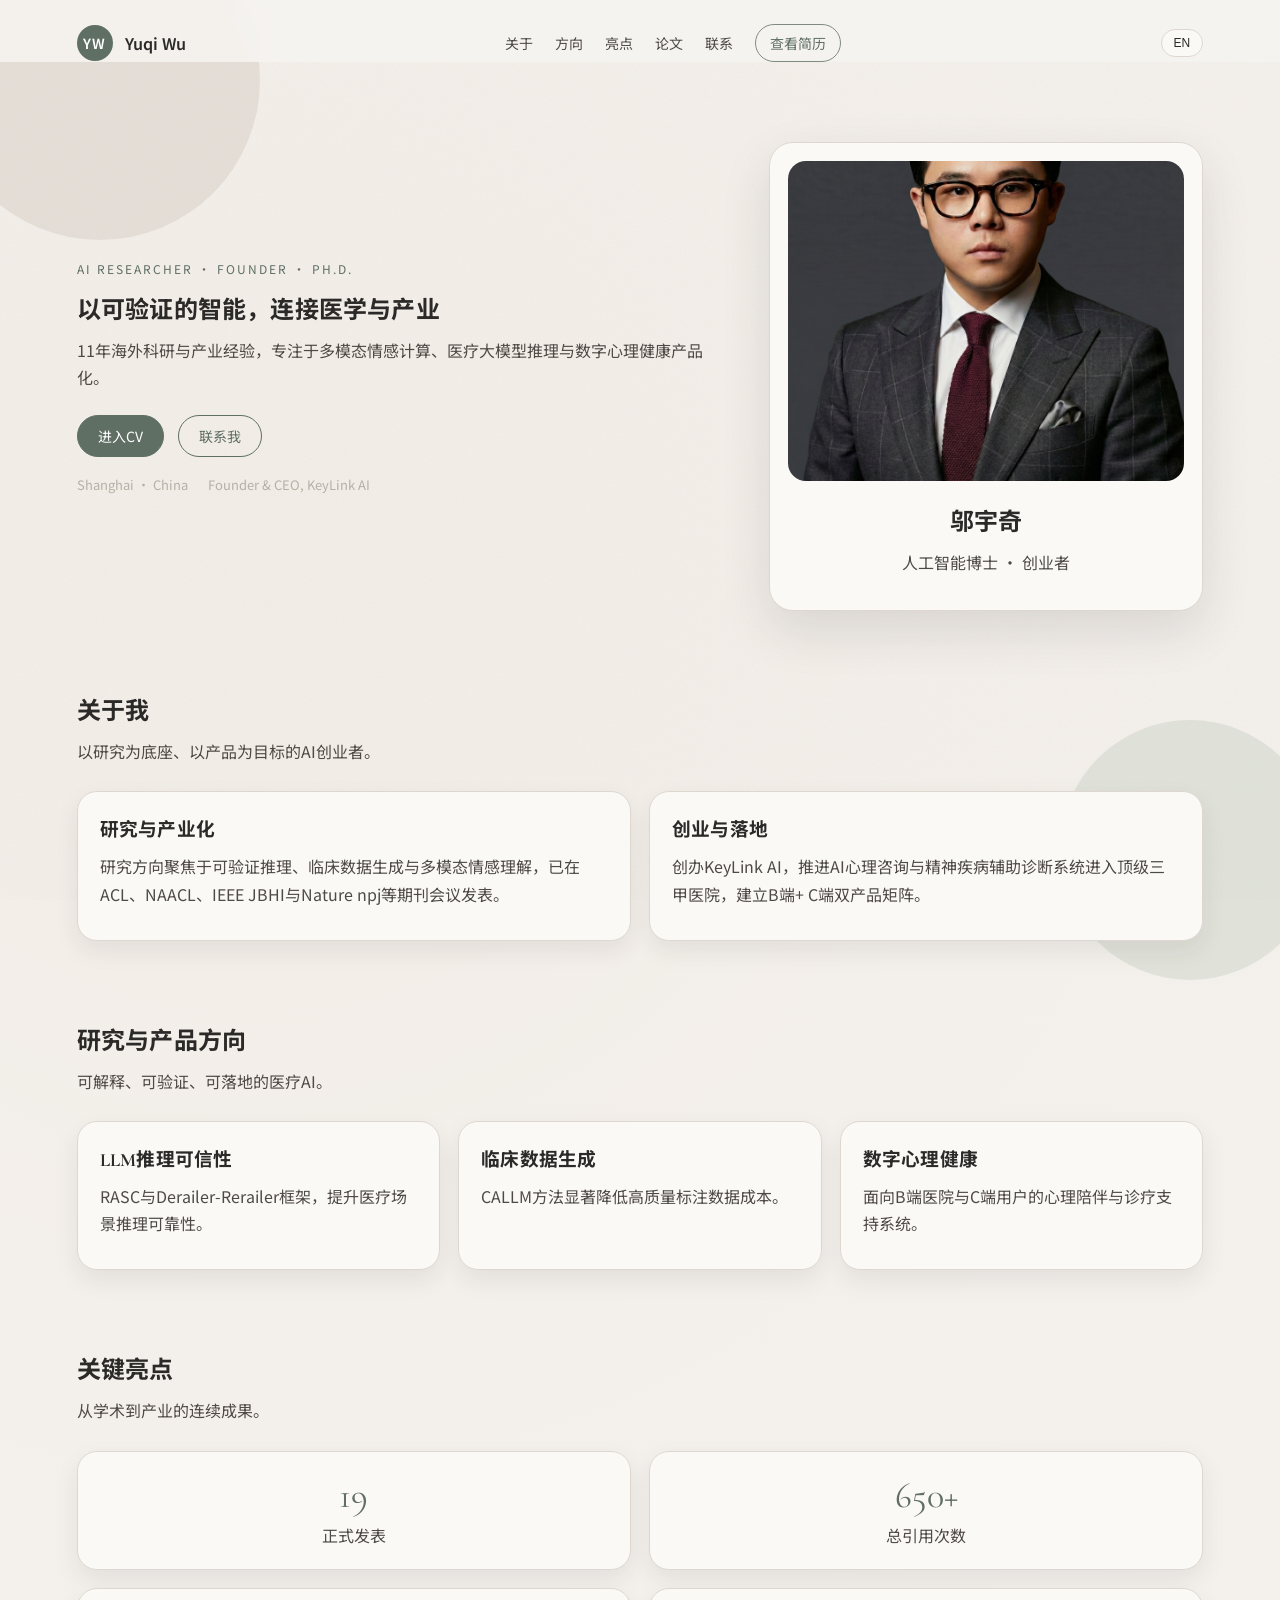
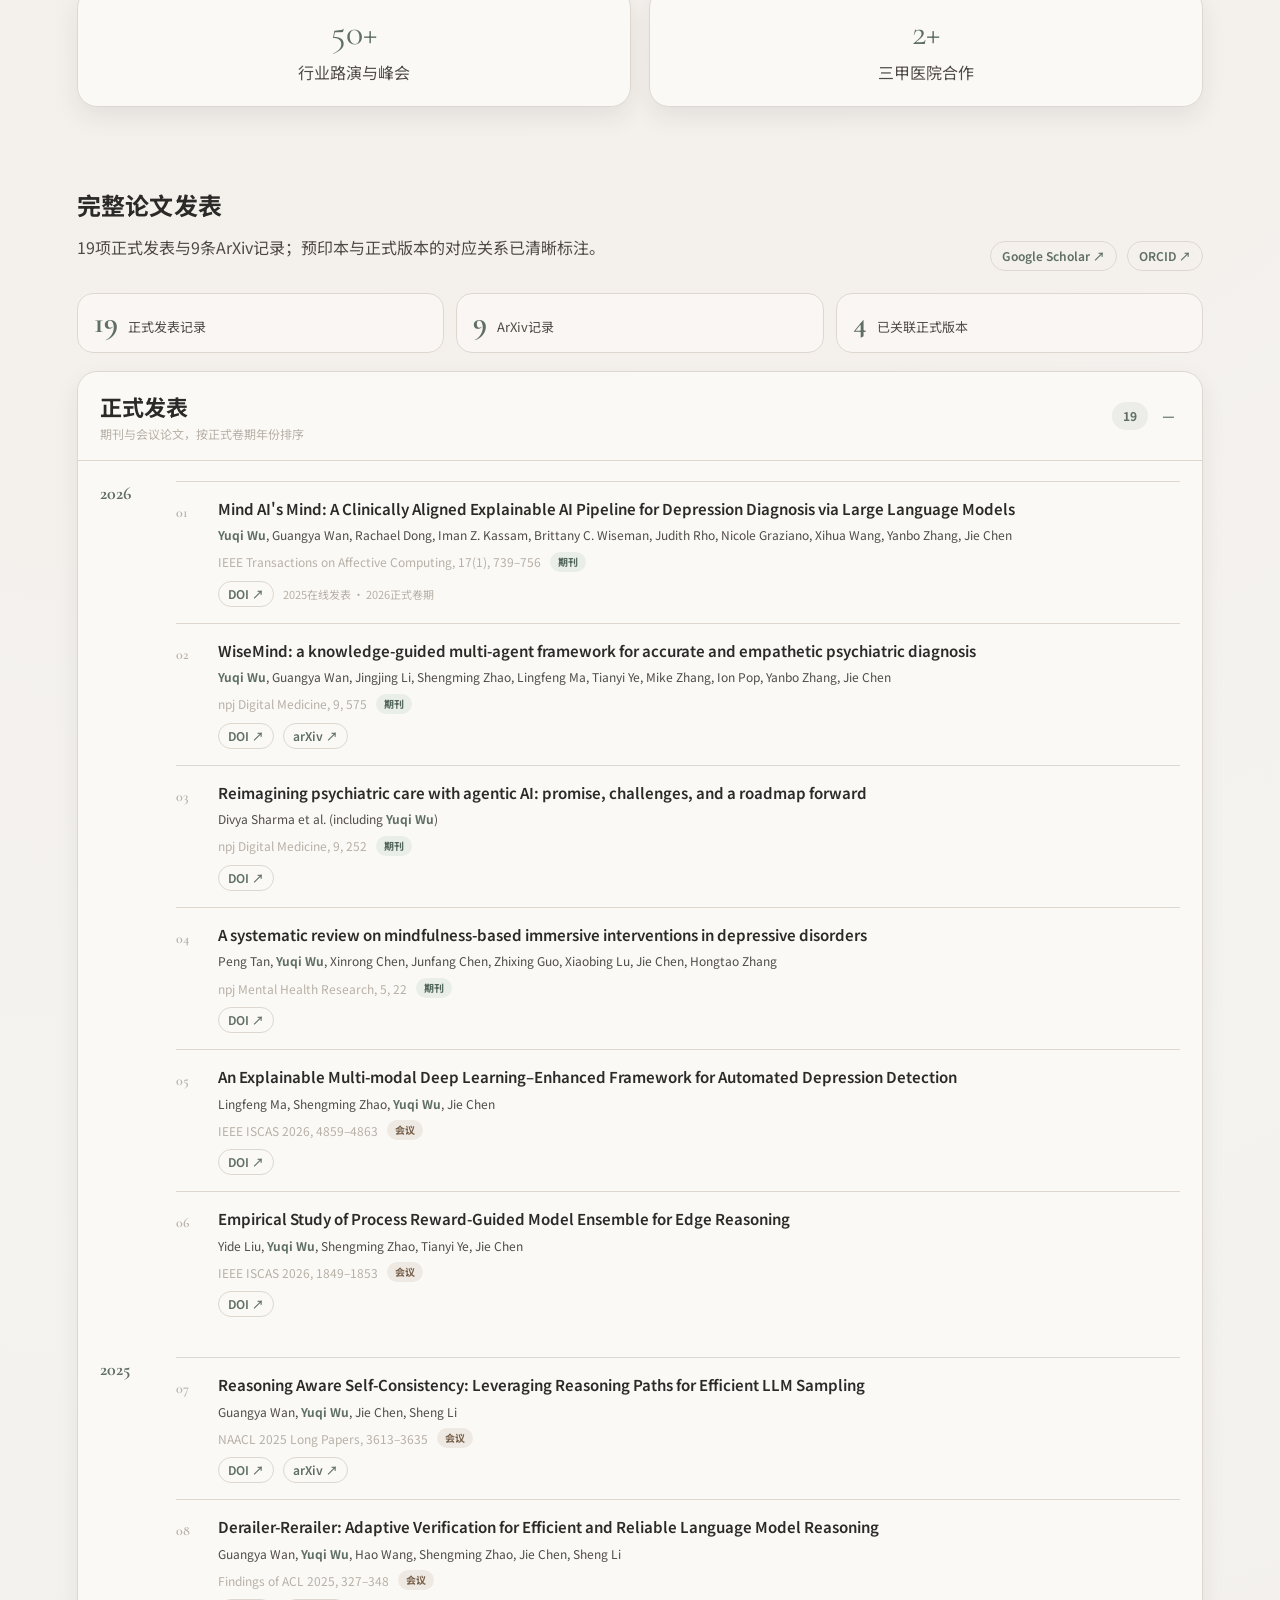
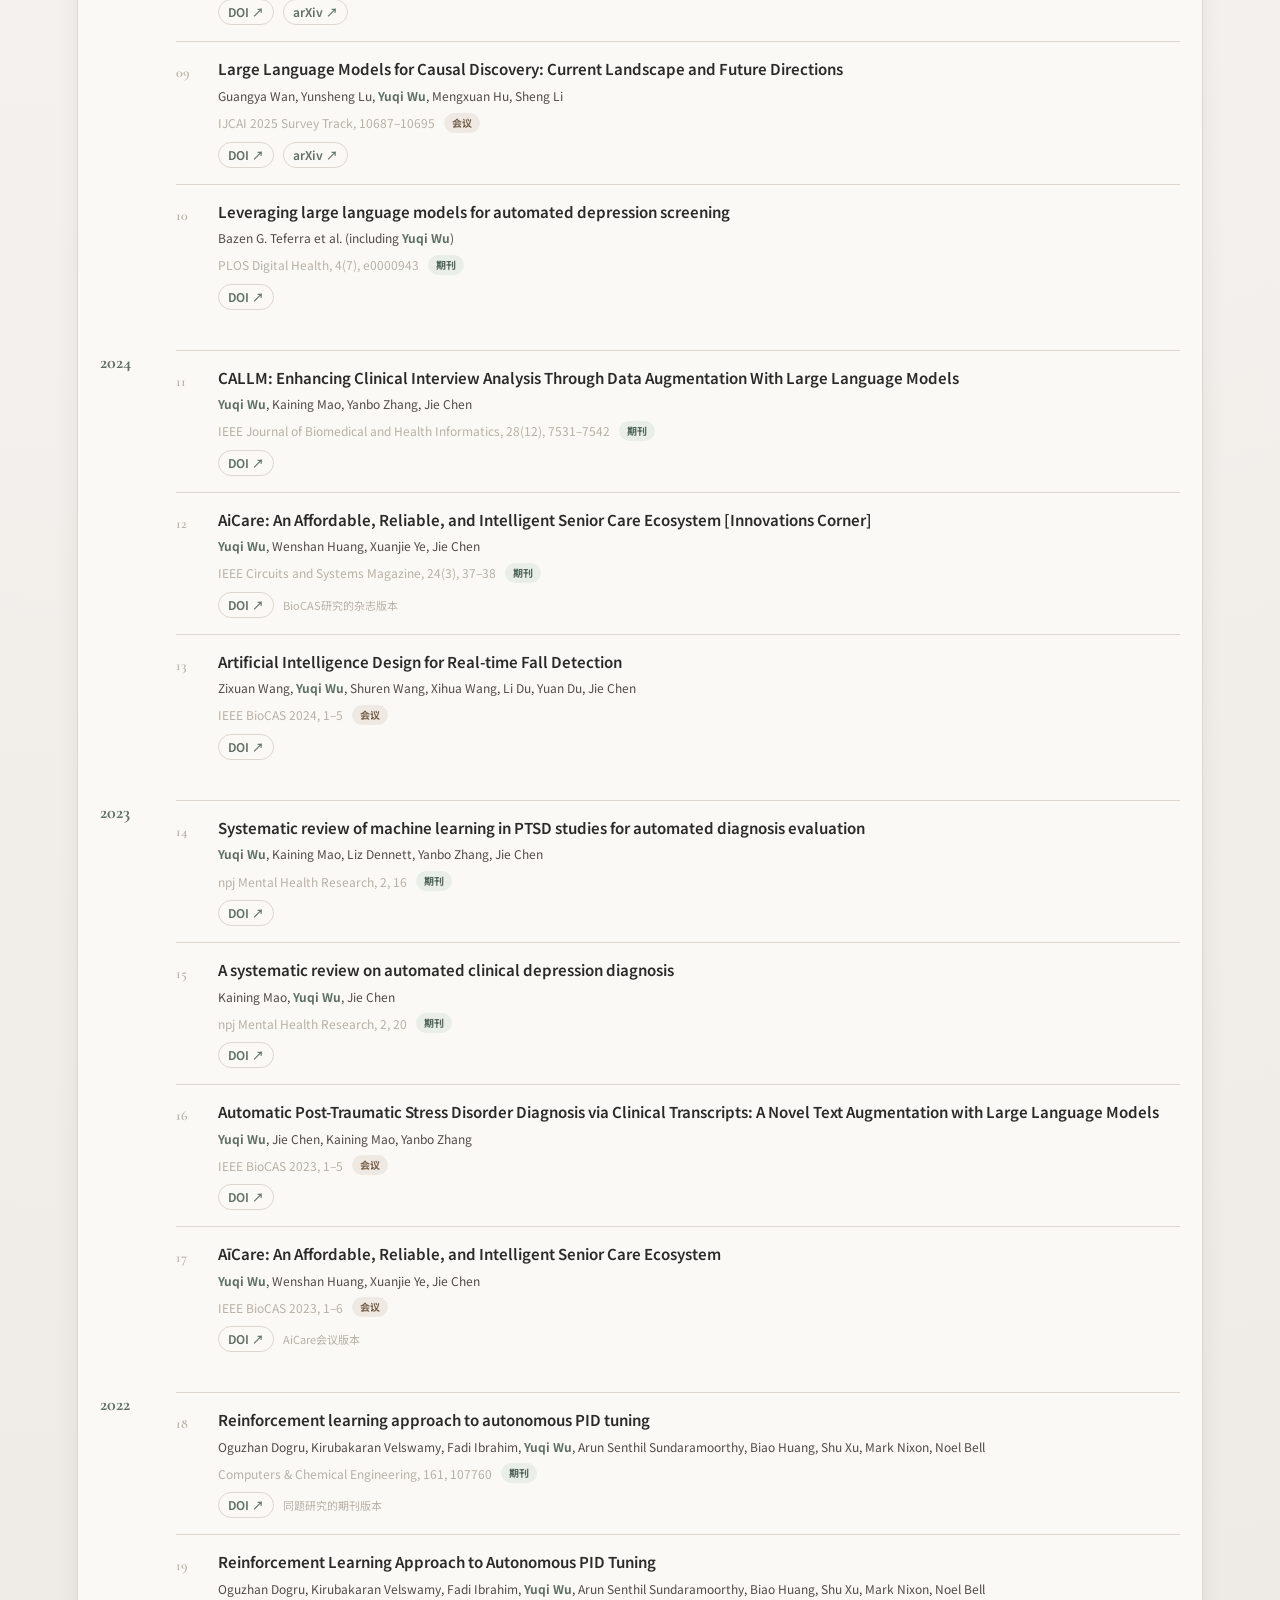
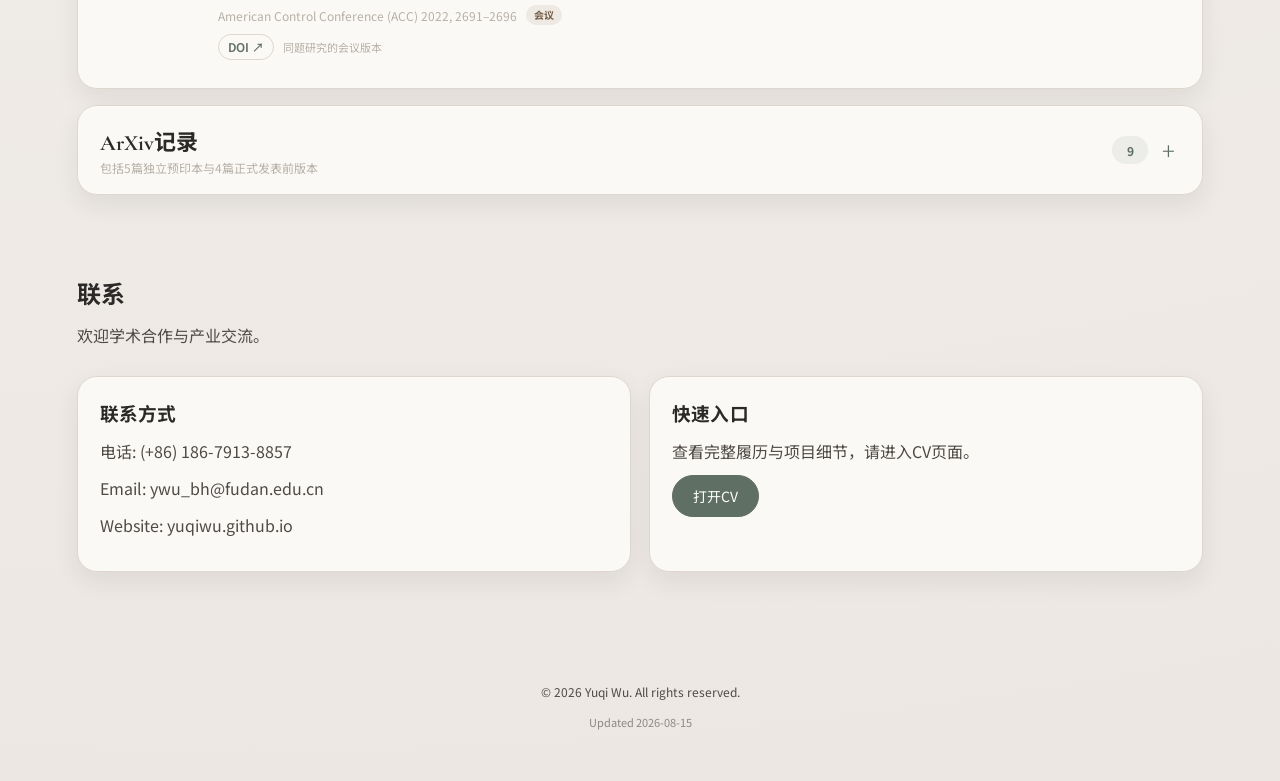
<file: index.html>
﻿<!DOCTYPE html>
<html lang="zh-CN" data-lang="zh">
<head>
  <meta charset="UTF-8" />
  <meta name="viewport" content="width=device-width, initial-scale=1.0" />
  <meta name="description" content="Yuqi Wu | AI researcher, founder, and author working on trustworthy LLM reasoning and digital mental health." />
  <title>Yuqi Wu | Personal Website</title>
  <link rel="stylesheet" href="styles.css?v=20260815" />
  <link rel="preconnect" href="https://fonts.googleapis.com" />
  <link rel="preconnect" href="https://fonts.gstatic.com" crossorigin />
  <link href="https://fonts.googleapis.com/css2?family=Cormorant+Garamond:wght@400;500;600;700&amp;family=Noto+Sans+SC:wght@300;400;500;600;700&amp;display=swap" rel="stylesheet" />
</head>
<body>
  <div class="bg-orb orb-1" aria-hidden="true"></div>
  <div class="bg-orb orb-2" aria-hidden="true"></div>
  <div class="noise" aria-hidden="true"></div>

  <header class="site-header">
    <div class="brand">
      <span class="brand-mark">YW</span>
      <span class="brand-name">Yuqi Wu</span>
    </div>
    <nav class="nav">
      <a href="#about" data-i18n="nav_about">关于</a>
      <a href="#focus" data-i18n="nav_focus">方向</a>
      <a href="#highlights" data-i18n="nav_highlights">亮点</a>
      <a href="#publications" data-i18n="nav_publications">论文</a>
      <a href="#contact" data-i18n="nav_contact">联系</a>
      <a class="cta" href="YWU_CV.html" target="_blank" rel="noopener" data-i18n="nav_cv">查看简历</a>
    </nav>
    <button class="lang-toggle" id="langToggle" type="button" aria-label="Toggle language">EN</button>
  </header>

  <main>
    <section class="hero">
      <div class="hero-text">
        <p class="eyebrow" data-i18n="hero_eyebrow">AI Researcher · Founder · Ph.D.</p>
        <h1 data-i18n="hero_title">以可验证的智能，连接医学与产业</h1>
        <p class="hero-subtitle" data-i18n="hero_subtitle">
          11年海外科研与产业经验，专注于多模态情感计算、医疗大模型推理与数字心理健康产品化。
        </p>
        <div class="hero-actions">
          <a class="primary" href="YWU_CV.html" target="_blank" rel="noopener" data-i18n="hero_cv">进入CV</a>
          <a class="ghost" href="#contact" data-i18n="hero_contact">联系我</a>
        </div>
        <div class="hero-meta">
          <span data-i18n="hero_location">Shanghai · China</span>
          <span data-i18n="hero_role">Founder &amp; CEO, KeyLink AI</span>
        </div>
      </div>
      <div class="hero-card">
        <img src="images/ywu.png" alt="Yuqi Wu" />
        <div class="hero-card-info">
          <h2 data-i18n="card_name">邬宇奇</h2>
          <p data-i18n="card_title">人工智能博士 · 创业者</p>
        </div>
      </div>
    </section>

    <section id="about" class="section">
      <div class="section-header">
        <h2 data-i18n="about_title">关于我</h2>
        <p data-i18n="about_desc">以研究为底座、以产品为目标的AI创业者。</p>
      </div>
      <div class="grid two">
        <div class="panel">
          <h3 data-i18n="about_block_1_title">研究与产业化</h3>
          <p data-i18n="about_block_1_body">
            研究方向聚焦于可验证推理、临床数据生成与多模态情感理解，已在ACL、NAACL、IEEE JBHI与Nature npj等期刊会议发表。
          </p>
        </div>
        <div class="panel">
          <h3 data-i18n="about_block_2_title">创业与落地</h3>
          <p data-i18n="about_block_2_body">
            创办KeyLink AI，推进AI心理咨询与精神疾病辅助诊断系统进入顶级三甲医院，建立B端+ C端双产品矩阵。
          </p>
        </div>
      </div>
    </section>

    <section id="focus" class="section">
      <div class="section-header">
        <h2 data-i18n="focus_title">研究与产品方向</h2>
        <p data-i18n="focus_desc">可解释、可验证、可落地的医疗AI。</p>
      </div>
      <div class="grid three">
        <div class="panel">
          <h3 data-i18n="focus_1_title">LLM推理可信性</h3>
          <p data-i18n="focus_1_body">RASC与Derailer-Rerailer框架，提升医疗场景推理可靠性。</p>
        </div>
        <div class="panel">
          <h3 data-i18n="focus_2_title">临床数据生成</h3>
          <p data-i18n="focus_2_body">CALLM方法显著降低高质量标注数据成本。</p>
        </div>
        <div class="panel">
          <h3 data-i18n="focus_3_title">数字心理健康</h3>
          <p data-i18n="focus_3_body">面向B端医院与C端用户的心理陪伴与诊疗支持系统。</p>
        </div>
      </div>
    </section>

    <section id="highlights" class="section">
      <div class="section-header">
        <h2 data-i18n="highlights_title">关键亮点</h2>
        <p data-i18n="highlights_desc">从学术到产业的连续成果。</p>
      </div>
      <div class="grid two">
        <div class="panel stat">
          <div class="stat-number">19</div>
          <div class="stat-label" data-i18n="stat_1">正式发表</div>
        </div>
        <div class="panel stat">
          <div class="stat-number">650+</div>
          <div class="stat-label" data-i18n="stat_2">总引用次数</div>
        </div>
        <div class="panel stat">
          <div class="stat-number">50+</div>
          <div class="stat-label" data-i18n="stat_3">行业路演与峰会</div>
        </div>
        <div class="panel stat">
          <div class="stat-number">2+</div>
          <div class="stat-label" data-i18n="stat_4">三甲医院合作</div>
        </div>
      </div>
    </section>

    <section id="publications" class="section">
      <div class="publication-header">
        <div class="section-header">
          <h2 data-i18n="pub_title">完整论文发表</h2>
          <p data-i18n="pub_desc">19项正式发表与9条ArXiv记录；预印本与正式版本的对应关系已清晰标注。</p>
        </div>
        <div class="publication-profiles" aria-label="Academic profiles">
          <a href="https://scholar.google.com/citations?user=nJSu8HcAAAAJ" target="_blank" rel="noopener" data-i18n="pub_scholar">Google Scholar ↗</a>
          <a href="https://orcid.org/0000-0002-6527-2221" target="_blank" rel="noopener">ORCID ↗</a>
        </div>
      </div>

      <div class="publication-overview" aria-label="Publication summary">
        <div class="publication-stat">
          <strong>19</strong>
          <span data-i18n="pub_stat_formal">正式发表记录</span>
        </div>
        <div class="publication-stat">
          <strong>9</strong>
          <span data-i18n="pub_stat_arxiv">ArXiv记录</span>
        </div>
        <div class="publication-stat">
          <strong>4</strong>
          <span data-i18n="pub_stat_linked">已关联正式版本</span>
        </div>
      </div>

      <div class="publication-groups">
        <details class="panel publication-group" open>
          <summary>
            <span class="publication-summary-copy">
              <span class="publication-summary-title" data-i18n="pub_formal_title">正式发表</span>
              <span class="publication-summary-desc" data-i18n="pub_formal_desc">期刊与会议论文，按正式卷期年份排序</span>
            </span>
            <span class="publication-count">19</span>
          </summary>

          <div class="publication-list publication-list-formal">
            <section class="publication-year-group" aria-labelledby="formal-2026">
              <h3 class="publication-year" id="formal-2026">2026</h3>
              <div class="publication-items">
                <article class="publication-entry">
                  <span class="publication-index" aria-hidden="true"></span>
                  <div class="publication-body">
                    <h4><a href="https://doi.org/10.1109/TAFFC.2025.3634148" target="_blank" rel="noopener">Mind AI's Mind: A Clinically Aligned Explainable AI Pipeline for Depression Diagnosis via Large Language Models</a></h4>
                    <p class="publication-authors"><strong class="self-author">Yuqi Wu</strong>, Guangya Wan, Rachael Dong, Iman Z. Kassam, Brittany C. Wiseman, Judith Rho, Nicole Graziano, Xihua Wang, Yanbo Zhang, Jie Chen</p>
                    <div class="publication-meta"><span>IEEE Transactions on Affective Computing, 17(1), 739–756</span><span class="publication-badge journal" data-i18n="pub_badge_journal">期刊</span></div>
                    <div class="publication-links"><a href="https://doi.org/10.1109/TAFFC.2025.3634148" target="_blank" rel="noopener">DOI ↗</a><span data-i18n="pub_note_online">2025在线发表 · 2026正式卷期</span></div>
                  </div>
                </article>

                <article class="publication-entry">
                  <span class="publication-index" aria-hidden="true"></span>
                  <div class="publication-body">
                    <h4><a href="https://doi.org/10.1038/s41746-026-02559-9" target="_blank" rel="noopener">WiseMind: a knowledge-guided multi-agent framework for accurate and empathetic psychiatric diagnosis</a></h4>
                    <p class="publication-authors"><strong class="self-author">Yuqi Wu</strong>, Guangya Wan, Jingjing Li, Shengming Zhao, Lingfeng Ma, Tianyi Ye, Mike Zhang, Ion Pop, Yanbo Zhang, Jie Chen</p>
                    <div class="publication-meta"><span>npj Digital Medicine, 9, 575</span><span class="publication-badge journal" data-i18n="pub_badge_journal">期刊</span></div>
                    <div class="publication-links"><a href="https://doi.org/10.1038/s41746-026-02559-9" target="_blank" rel="noopener">DOI ↗</a><a href="https://arxiv.org/abs/2502.20689" target="_blank" rel="noopener">arXiv ↗</a></div>
                  </div>
                </article>

                <article class="publication-entry">
                  <span class="publication-index" aria-hidden="true"></span>
                  <div class="publication-body">
                    <h4><a href="https://doi.org/10.1038/s41746-026-02453-4" target="_blank" rel="noopener">Reimagining psychiatric care with agentic AI: promise, challenges, and a roadmap forward</a></h4>
                    <p class="publication-authors">Divya Sharma et al. (including <strong class="self-author">Yuqi Wu</strong>)</p>
                    <div class="publication-meta"><span>npj Digital Medicine, 9, 252</span><span class="publication-badge journal" data-i18n="pub_badge_journal">期刊</span></div>
                    <div class="publication-links"><a href="https://doi.org/10.1038/s41746-026-02453-4" target="_blank" rel="noopener">DOI ↗</a></div>
                  </div>
                </article>

                <article class="publication-entry">
                  <span class="publication-index" aria-hidden="true"></span>
                  <div class="publication-body">
                    <h4><a href="https://doi.org/10.1038/s44184-026-00205-6" target="_blank" rel="noopener">A systematic review on mindfulness-based immersive interventions in depressive disorders</a></h4>
                    <p class="publication-authors">Peng Tan, <strong class="self-author">Yuqi Wu</strong>, Xinrong Chen, Junfang Chen, Zhixing Guo, Xiaobing Lu, Jie Chen, Hongtao Zhang</p>
                    <div class="publication-meta"><span>npj Mental Health Research, 5, 22</span><span class="publication-badge journal" data-i18n="pub_badge_journal">期刊</span></div>
                    <div class="publication-links"><a href="https://doi.org/10.1038/s44184-026-00205-6" target="_blank" rel="noopener">DOI ↗</a></div>
                  </div>
                </article>

                <article class="publication-entry">
                  <span class="publication-index" aria-hidden="true"></span>
                  <div class="publication-body">
                    <h4><a href="https://doi.org/10.1109/ISCAS66217.2026.11562991" target="_blank" rel="noopener">An Explainable Multi-modal Deep Learning–Enhanced Framework for Automated Depression Detection</a></h4>
                    <p class="publication-authors">Lingfeng Ma, Shengming Zhao, <strong class="self-author">Yuqi Wu</strong>, Jie Chen</p>
                    <div class="publication-meta"><span>IEEE ISCAS 2026, 4859–4863</span><span class="publication-badge conference" data-i18n="pub_badge_conference">会议</span></div>
                    <div class="publication-links"><a href="https://doi.org/10.1109/ISCAS66217.2026.11562991" target="_blank" rel="noopener">DOI ↗</a></div>
                  </div>
                </article>

                <article class="publication-entry">
                  <span class="publication-index" aria-hidden="true"></span>
                  <div class="publication-body">
                    <h4><a href="https://doi.org/10.1109/ISCAS66217.2026.11562617" target="_blank" rel="noopener">Empirical Study of Process Reward-Guided Model Ensemble for Edge Reasoning</a></h4>
                    <p class="publication-authors">Yide Liu, <strong class="self-author">Yuqi Wu</strong>, Shengming Zhao, Tianyi Ye, Jie Chen</p>
                    <div class="publication-meta"><span>IEEE ISCAS 2026, 1849–1853</span><span class="publication-badge conference" data-i18n="pub_badge_conference">会议</span></div>
                    <div class="publication-links"><a href="https://doi.org/10.1109/ISCAS66217.2026.11562617" target="_blank" rel="noopener">DOI ↗</a></div>
                  </div>
                </article>
              </div>
            </section>

            <section class="publication-year-group" aria-labelledby="formal-2025">
              <h3 class="publication-year" id="formal-2025">2025</h3>
              <div class="publication-items">
                <article class="publication-entry">
                  <span class="publication-index" aria-hidden="true"></span>
                  <div class="publication-body">
                    <h4><a href="https://doi.org/10.18653/v1/2025.naacl-long.184" target="_blank" rel="noopener">Reasoning Aware Self-Consistency: Leveraging Reasoning Paths for Efficient LLM Sampling</a></h4>
                    <p class="publication-authors">Guangya Wan, <strong class="self-author">Yuqi Wu</strong>, Jie Chen, Sheng Li</p>
                    <div class="publication-meta"><span>NAACL 2025 Long Papers, 3613–3635</span><span class="publication-badge conference" data-i18n="pub_badge_conference">会议</span></div>
                    <div class="publication-links"><a href="https://doi.org/10.18653/v1/2025.naacl-long.184" target="_blank" rel="noopener">DOI ↗</a><a href="https://arxiv.org/abs/2408.17017" target="_blank" rel="noopener">arXiv ↗</a></div>
                  </div>
                </article>

                <article class="publication-entry">
                  <span class="publication-index" aria-hidden="true"></span>
                  <div class="publication-body">
                    <h4><a href="https://doi.org/10.18653/v1/2025.findings-acl.18" target="_blank" rel="noopener">Derailer-Rerailer: Adaptive Verification for Efficient and Reliable Language Model Reasoning</a></h4>
                    <p class="publication-authors">Guangya Wan, <strong class="self-author">Yuqi Wu</strong>, Hao Wang, Shengming Zhao, Jie Chen, Sheng Li</p>
                    <div class="publication-meta"><span>Findings of ACL 2025, 327–348</span><span class="publication-badge conference" data-i18n="pub_badge_conference">会议</span></div>
                    <div class="publication-links"><a href="https://doi.org/10.18653/v1/2025.findings-acl.18" target="_blank" rel="noopener">DOI ↗</a><a href="https://arxiv.org/abs/2408.13940" target="_blank" rel="noopener">arXiv ↗</a></div>
                  </div>
                </article>

                <article class="publication-entry">
                  <span class="publication-index" aria-hidden="true"></span>
                  <div class="publication-body">
                    <h4><a href="https://doi.org/10.24963/ijcai.2025/1186" target="_blank" rel="noopener">Large Language Models for Causal Discovery: Current Landscape and Future Directions</a></h4>
                    <p class="publication-authors">Guangya Wan, Yunsheng Lu, <strong class="self-author">Yuqi Wu</strong>, Mengxuan Hu, Sheng Li</p>
                    <div class="publication-meta"><span>IJCAI 2025 Survey Track, 10687–10695</span><span class="publication-badge conference" data-i18n="pub_badge_conference">会议</span></div>
                    <div class="publication-links"><a href="https://doi.org/10.24963/ijcai.2025/1186" target="_blank" rel="noopener">DOI ↗</a><a href="https://arxiv.org/abs/2402.11068" target="_blank" rel="noopener">arXiv ↗</a></div>
                  </div>
                </article>

                <article class="publication-entry">
                  <span class="publication-index" aria-hidden="true"></span>
                  <div class="publication-body">
                    <h4><a href="https://doi.org/10.1371/journal.pdig.0000943" target="_blank" rel="noopener">Leveraging large language models for automated depression screening</a></h4>
                    <p class="publication-authors">Bazen G. Teferra et al. (including <strong class="self-author">Yuqi Wu</strong>)</p>
                    <div class="publication-meta"><span>PLOS Digital Health, 4(7), e0000943</span><span class="publication-badge journal" data-i18n="pub_badge_journal">期刊</span></div>
                    <div class="publication-links"><a href="https://doi.org/10.1371/journal.pdig.0000943" target="_blank" rel="noopener">DOI ↗</a></div>
                  </div>
                </article>
              </div>
            </section>

            <section class="publication-year-group" aria-labelledby="formal-2024">
              <h3 class="publication-year" id="formal-2024">2024</h3>
              <div class="publication-items">
                <article class="publication-entry">
                  <span class="publication-index" aria-hidden="true"></span>
                  <div class="publication-body">
                    <h4><a href="https://doi.org/10.1109/JBHI.2024.3435085" target="_blank" rel="noopener">CALLM: Enhancing Clinical Interview Analysis Through Data Augmentation With Large Language Models</a></h4>
                    <p class="publication-authors"><strong class="self-author">Yuqi Wu</strong>, Kaining Mao, Yanbo Zhang, Jie Chen</p>
                    <div class="publication-meta"><span>IEEE Journal of Biomedical and Health Informatics, 28(12), 7531–7542</span><span class="publication-badge journal" data-i18n="pub_badge_journal">期刊</span></div>
                    <div class="publication-links"><a href="https://doi.org/10.1109/JBHI.2024.3435085" target="_blank" rel="noopener">DOI ↗</a></div>
                  </div>
                </article>

                <article class="publication-entry">
                  <span class="publication-index" aria-hidden="true"></span>
                  <div class="publication-body">
                    <h4><a href="https://doi.org/10.1109/MCAS.2024.3358277" target="_blank" rel="noopener">AiCare: An Affordable, Reliable, and Intelligent Senior Care Ecosystem [Innovations Corner]</a></h4>
                    <p class="publication-authors"><strong class="self-author">Yuqi Wu</strong>, Wenshan Huang, Xuanjie Ye, Jie Chen</p>
                    <div class="publication-meta"><span>IEEE Circuits and Systems Magazine, 24(3), 37–38</span><span class="publication-badge journal" data-i18n="pub_badge_journal">期刊</span></div>
                    <div class="publication-links"><a href="https://doi.org/10.1109/MCAS.2024.3358277" target="_blank" rel="noopener">DOI ↗</a><span data-i18n="pub_note_aicare">BioCAS研究的杂志版本</span></div>
                  </div>
                </article>

                <article class="publication-entry">
                  <span class="publication-index" aria-hidden="true"></span>
                  <div class="publication-body">
                    <h4><a href="https://doi.org/10.1109/BioCAS61083.2024.10798394" target="_blank" rel="noopener">Artificial Intelligence Design for Real-time Fall Detection</a></h4>
                    <p class="publication-authors">Zixuan Wang, <strong class="self-author">Yuqi Wu</strong>, Shuren Wang, Xihua Wang, Li Du, Yuan Du, Jie Chen</p>
                    <div class="publication-meta"><span>IEEE BioCAS 2024, 1–5</span><span class="publication-badge conference" data-i18n="pub_badge_conference">会议</span></div>
                    <div class="publication-links"><a href="https://doi.org/10.1109/BioCAS61083.2024.10798394" target="_blank" rel="noopener">DOI ↗</a></div>
                  </div>
                </article>
              </div>
            </section>

            <section class="publication-year-group" aria-labelledby="formal-2023">
              <h3 class="publication-year" id="formal-2023">2023</h3>
              <div class="publication-items">
                <article class="publication-entry">
                  <span class="publication-index" aria-hidden="true"></span>
                  <div class="publication-body">
                    <h4><a href="https://doi.org/10.1038/s44184-023-00035-w" target="_blank" rel="noopener">Systematic review of machine learning in PTSD studies for automated diagnosis evaluation</a></h4>
                    <p class="publication-authors"><strong class="self-author">Yuqi Wu</strong>, Kaining Mao, Liz Dennett, Yanbo Zhang, Jie Chen</p>
                    <div class="publication-meta"><span>npj Mental Health Research, 2, 16</span><span class="publication-badge journal" data-i18n="pub_badge_journal">期刊</span></div>
                    <div class="publication-links"><a href="https://doi.org/10.1038/s44184-023-00035-w" target="_blank" rel="noopener">DOI ↗</a></div>
                  </div>
                </article>

                <article class="publication-entry">
                  <span class="publication-index" aria-hidden="true"></span>
                  <div class="publication-body">
                    <h4><a href="https://doi.org/10.1038/s44184-023-00040-z" target="_blank" rel="noopener">A systematic review on automated clinical depression diagnosis</a></h4>
                    <p class="publication-authors">Kaining Mao, <strong class="self-author">Yuqi Wu</strong>, Jie Chen</p>
                    <div class="publication-meta"><span>npj Mental Health Research, 2, 20</span><span class="publication-badge journal" data-i18n="pub_badge_journal">期刊</span></div>
                    <div class="publication-links"><a href="https://doi.org/10.1038/s44184-023-00040-z" target="_blank" rel="noopener">DOI ↗</a></div>
                  </div>
                </article>

                <article class="publication-entry">
                  <span class="publication-index" aria-hidden="true"></span>
                  <div class="publication-body">
                    <h4><a href="https://doi.org/10.1109/BioCAS58349.2023.10388714" target="_blank" rel="noopener">Automatic Post-Traumatic Stress Disorder Diagnosis via Clinical Transcripts: A Novel Text Augmentation with Large Language Models</a></h4>
                    <p class="publication-authors"><strong class="self-author">Yuqi Wu</strong>, Jie Chen, Kaining Mao, Yanbo Zhang</p>
                    <div class="publication-meta"><span>IEEE BioCAS 2023, 1–5</span><span class="publication-badge conference" data-i18n="pub_badge_conference">会议</span></div>
                    <div class="publication-links"><a href="https://doi.org/10.1109/BioCAS58349.2023.10388714" target="_blank" rel="noopener">DOI ↗</a></div>
                  </div>
                </article>

                <article class="publication-entry">
                  <span class="publication-index" aria-hidden="true"></span>
                  <div class="publication-body">
                    <h4><a href="https://doi.org/10.1109/BioCAS58349.2023.10388962" target="_blank" rel="noopener">AīCare: An Affordable, Reliable, and Intelligent Senior Care Ecosystem</a></h4>
                    <p class="publication-authors"><strong class="self-author">Yuqi Wu</strong>, Wenshan Huang, Xuanjie Ye, Jie Chen</p>
                    <div class="publication-meta"><span>IEEE BioCAS 2023, 1–6</span><span class="publication-badge conference" data-i18n="pub_badge_conference">会议</span></div>
                    <div class="publication-links"><a href="https://doi.org/10.1109/BioCAS58349.2023.10388962" target="_blank" rel="noopener">DOI ↗</a><span data-i18n="pub_note_aicare_conference">AiCare会议版本</span></div>
                  </div>
                </article>
              </div>
            </section>

            <section class="publication-year-group" aria-labelledby="formal-2022">
              <h3 class="publication-year" id="formal-2022">2022</h3>
              <div class="publication-items">
                <article class="publication-entry">
                  <span class="publication-index" aria-hidden="true"></span>
                  <div class="publication-body">
                    <h4><a href="https://doi.org/10.1016/j.compchemeng.2022.107760" target="_blank" rel="noopener">Reinforcement learning approach to autonomous PID tuning</a></h4>
                    <p class="publication-authors">Oguzhan Dogru, Kirubakaran Velswamy, Fadi Ibrahim, <strong class="self-author">Yuqi Wu</strong>, Arun Senthil Sundaramoorthy, Biao Huang, Shu Xu, Mark Nixon, Noel Bell</p>
                    <div class="publication-meta"><span>Computers &amp; Chemical Engineering, 161, 107760</span><span class="publication-badge journal" data-i18n="pub_badge_journal">期刊</span></div>
                    <div class="publication-links"><a href="https://doi.org/10.1016/j.compchemeng.2022.107760" target="_blank" rel="noopener">DOI ↗</a><span data-i18n="pub_note_pid_journal">同题研究的期刊版本</span></div>
                  </div>
                </article>

                <article class="publication-entry">
                  <span class="publication-index" aria-hidden="true"></span>
                  <div class="publication-body">
                    <h4><a href="https://doi.org/10.23919/ACC53348.2022.9867687" target="_blank" rel="noopener">Reinforcement Learning Approach to Autonomous PID Tuning</a></h4>
                    <p class="publication-authors">Oguzhan Dogru, Kirubakaran Velswamy, Fadi Ibrahim, <strong class="self-author">Yuqi Wu</strong>, Arun Senthil Sundaramoorthy, Biao Huang, Shu Xu, Mark Nixon, Noel Bell</p>
                    <div class="publication-meta"><span>American Control Conference (ACC) 2022, 2691–2696</span><span class="publication-badge conference" data-i18n="pub_badge_conference">会议</span></div>
                    <div class="publication-links"><a href="https://doi.org/10.23919/ACC53348.2022.9867687" target="_blank" rel="noopener">DOI ↗</a><span data-i18n="pub_note_pid_conference">同题研究的会议版本</span></div>
                  </div>
                </article>
              </div>
            </section>
          </div>
        </details>

        <details class="panel publication-group">
          <summary>
            <span class="publication-summary-copy">
              <span class="publication-summary-title" data-i18n="pub_arxiv_title">ArXiv记录</span>
              <span class="publication-summary-desc" data-i18n="pub_arxiv_desc">包括5篇独立预印本与4篇正式发表前版本</span>
            </span>
            <span class="publication-count">9</span>
          </summary>

          <div class="publication-list publication-list-arxiv">
            <section class="publication-year-group" aria-labelledby="arxiv-2026">
              <h3 class="publication-year" id="arxiv-2026">2026</h3>
              <div class="publication-items">
                <article class="publication-entry">
                  <span class="publication-index" aria-hidden="true"></span>
                  <div class="publication-body">
                    <h4><a href="https://arxiv.org/abs/2608.08159" target="_blank" rel="noopener">When Is a Steerable Concept Representation Real? Measurement Confounds in a Cross-Family Audit of Neuroscience Parallels in LLMs</a></h4>
                    <p class="publication-authors"><strong class="self-author">Yuqi Wu</strong>, Shengming Zhao, Jie Chen</p>
                    <div class="publication-meta"><span>arXiv:2608.08159, v1</span><span class="publication-badge arxiv">arXiv</span></div>
                    <div class="publication-links"><a href="https://arxiv.org/abs/2608.08159" target="_blank" rel="noopener">arXiv ↗</a><span data-i18n="pub_note_preprint">独立预印本</span></div>
                  </div>
                </article>

                <article class="publication-entry">
                  <span class="publication-index" aria-hidden="true"></span>
                  <div class="publication-body">
                    <h4><a href="https://arxiv.org/abs/2608.08139" target="_blank" rel="noopener">TokenPrint: A Calibrated Token-Space Fingerprint for Language-Model Provenance</a></h4>
                    <p class="publication-authors"><strong class="self-author">Yuqi Wu</strong>, Shengming Zhao, Jie Chen</p>
                    <div class="publication-meta"><span>arXiv:2608.08139, v1</span><span class="publication-badge arxiv">arXiv</span></div>
                    <div class="publication-links"><a href="https://arxiv.org/abs/2608.08139" target="_blank" rel="noopener">arXiv ↗</a><span data-i18n="pub_note_preprint">独立预印本</span></div>
                  </div>
                </article>
              </div>
            </section>

            <section class="publication-year-group" aria-labelledby="arxiv-2025">
              <h3 class="publication-year" id="arxiv-2025">2025</h3>
              <div class="publication-items">
                <article class="publication-entry">
                  <span class="publication-index" aria-hidden="true"></span>
                  <div class="publication-body">
                    <h4><a href="https://arxiv.org/abs/2507.08002" target="_blank" rel="noopener">Human vs. LLM-Based Thematic Analysis for Digital Mental Health Research: Proof-of-Concept Comparative Study</a></h4>
                    <p class="publication-authors">Karisa Parkington et al. (including <strong class="self-author">Yuqi Wu</strong>)</p>
                    <div class="publication-meta"><span>arXiv:2507.08002, v1</span><span class="publication-badge arxiv">arXiv</span></div>
                    <div class="publication-links"><a href="https://arxiv.org/abs/2507.08002" target="_blank" rel="noopener">arXiv ↗</a><span data-i18n="pub_note_preprint">独立预印本</span></div>
                  </div>
                </article>

                <article class="publication-entry">
                  <span class="publication-index" aria-hidden="true"></span>
                  <div class="publication-body">
                    <h4><a href="https://arxiv.org/abs/2505.06151" target="_blank" rel="noopener">Estimating Quality in Therapeutic Conversations: A Multi-Dimensional Natural Language Processing Framework</a></h4>
                    <p class="publication-authors">Alice Rueda et al. (including <strong class="self-author">Yuqi Wu</strong>)</p>
                    <div class="publication-meta"><span>arXiv:2505.06151, v1</span><span class="publication-badge arxiv">arXiv</span></div>
                    <div class="publication-links"><a href="https://arxiv.org/abs/2505.06151" target="_blank" rel="noopener">arXiv ↗</a><span data-i18n="pub_note_preprint">独立预印本</span></div>
                  </div>
                </article>

                <article class="publication-entry">
                  <span class="publication-index" aria-hidden="true"></span>
                  <div class="publication-body">
                    <h4><a href="https://arxiv.org/abs/2505.01482" target="_blank" rel="noopener">Understanding LLM Scientific Reasoning through Promptings and Model's Explanation on the Answers</a></h4>
                    <p class="publication-authors">Alice Rueda et al. (including <strong class="self-author">Yuqi Wu</strong>)</p>
                    <div class="publication-meta"><span>arXiv:2505.01482, v2</span><span class="publication-badge arxiv">arXiv</span></div>
                    <div class="publication-links"><a href="https://arxiv.org/abs/2505.01482" target="_blank" rel="noopener">arXiv ↗</a><span data-i18n="pub_note_preprint">独立预印本</span></div>
                  </div>
                </article>

                <article class="publication-entry">
                  <span class="publication-index" aria-hidden="true"></span>
                  <div class="publication-body">
                    <h4><a href="https://arxiv.org/abs/2502.20689" target="_blank" rel="noopener">WiseMind: a knowledge-guided multi-agent framework for accurate and empathetic psychiatric diagnosis</a></h4>
                    <p class="publication-authors"><strong class="self-author">Yuqi Wu</strong>, Guangya Wan, Jingjing Li, Shengming Zhao, Lingfeng Ma, Tianyi Ye, Ion Pop, Yanbo Zhang, Jie Chen</p>
                    <div class="publication-meta"><span>arXiv:2502.20689, v4</span><span class="publication-badge linked" data-i18n="pub_badge_linked">已有正式版</span></div>
                    <div class="publication-links"><a href="https://arxiv.org/abs/2502.20689" target="_blank" rel="noopener">arXiv ↗</a><a href="https://doi.org/10.1038/s41746-026-02559-9" target="_blank" rel="noopener" data-i18n="pub_formal_link">正式版 ↗</a><span data-i18n="pub_note_wisemind_version">早期题名为ProAI</span></div>
                  </div>
                </article>
              </div>
            </section>

            <section class="publication-year-group" aria-labelledby="arxiv-2024">
              <h3 class="publication-year" id="arxiv-2024">2024</h3>
              <div class="publication-items">
                <article class="publication-entry">
                  <span class="publication-index" aria-hidden="true"></span>
                  <div class="publication-body">
                    <h4><a href="https://arxiv.org/abs/2408.17017" target="_blank" rel="noopener">Reasoning Aware Self-Consistency: Leveraging Reasoning Paths for Efficient LLM Sampling</a></h4>
                    <p class="publication-authors">Guangya Wan, <strong class="self-author">Yuqi Wu</strong>, Jie Chen, Sheng Li</p>
                    <div class="publication-meta"><span>arXiv:2408.17017, v3</span><span class="publication-badge linked" data-i18n="pub_badge_linked">已有正式版</span></div>
                    <div class="publication-links"><a href="https://arxiv.org/abs/2408.17017" target="_blank" rel="noopener">arXiv ↗</a><a href="https://doi.org/10.18653/v1/2025.naacl-long.184" target="_blank" rel="noopener" data-i18n="pub_formal_link">正式版 ↗</a><span data-i18n="pub_note_rasc_version">早期题名为Dynamic Self-Consistency</span></div>
                  </div>
                </article>

                <article class="publication-entry">
                  <span class="publication-index" aria-hidden="true"></span>
                  <div class="publication-body">
                    <h4><a href="https://arxiv.org/abs/2408.13940" target="_blank" rel="noopener">Derailer-Rerailer: Adaptive Verification for Efficient and Reliable Language Model Reasoning</a></h4>
                    <p class="publication-authors">Guangya Wan, <strong class="self-author">Yuqi Wu</strong>, Hao Wang, Shengming Zhao, Jie Chen, Sheng Li</p>
                    <div class="publication-meta"><span>arXiv:2408.13940, v4</span><span class="publication-badge linked" data-i18n="pub_badge_linked">已有正式版</span></div>
                    <div class="publication-links"><a href="https://arxiv.org/abs/2408.13940" target="_blank" rel="noopener">arXiv ↗</a><a href="https://doi.org/10.18653/v1/2025.findings-acl.18" target="_blank" rel="noopener" data-i18n="pub_formal_link">正式版 ↗</a><span data-i18n="pub_note_derailer_version">早期题名为CoT Rerailer</span></div>
                  </div>
                </article>

                <article class="publication-entry">
                  <span class="publication-index" aria-hidden="true"></span>
                  <div class="publication-body">
                    <h4><a href="https://arxiv.org/abs/2402.11068" target="_blank" rel="noopener">Large Language Models for Causal Discovery: Current Landscape and Future Directions</a></h4>
                    <p class="publication-authors">Guangya Wan, Yunsheng Lu, <strong class="self-author">Yuqi Wu</strong>, Mengxuan Hu, Sheng Li</p>
                    <div class="publication-meta"><span>arXiv:2402.11068, v2</span><span class="publication-badge linked" data-i18n="pub_badge_linked">已有正式版</span></div>
                    <div class="publication-links"><a href="https://arxiv.org/abs/2402.11068" target="_blank" rel="noopener">arXiv ↗</a><a href="https://doi.org/10.24963/ijcai.2025/1186" target="_blank" rel="noopener" data-i18n="pub_formal_link">正式版 ↗</a><span data-i18n="pub_note_causal_version">早期题名为Bridging Causal Discovery and Large Language Models</span></div>
                  </div>
                </article>
              </div>
            </section>
          </div>
        </details>
      </div>
    </section>

    <section id="contact" class="section">
      <div class="section-header">
        <h2 data-i18n="contact_title">联系</h2>
        <p data-i18n="contact_desc">欢迎学术合作与产业交流。</p>
      </div>
      <div class="grid two">
        <div class="panel">
          <h3 data-i18n="contact_block_title">联系方式</h3>
          <p><span data-i18n="contact_phone">电话</span>: (+86) 186-7913-8857</p>
          <p>Email: ywu_bh@fudan.edu.cn</p>
          <p>Website: yuqiwu.github.io</p>
        </div>
        <div class="panel">
          <h3 data-i18n="contact_block_2_title">快速入口</h3>
          <p data-i18n="contact_cv">查看完整履历与项目细节，请进入CV页面。</p>
          <a class="primary" href="YWU_CV.html" target="_blank" rel="noopener" data-i18n="contact_cv_btn">打开CV</a>
        </div>
      </div>
    </section>
  </main>

  <footer class="site-footer">
    <p>© 2026 Yuqi Wu. All rights reserved.</p>
    <p style="opacity: 0.6; font-size: 11px;">Updated 2026-08-15</p>
  </footer>

  <script src="scripts.js?v=20260815"></script>
</body>
</html>
</file>
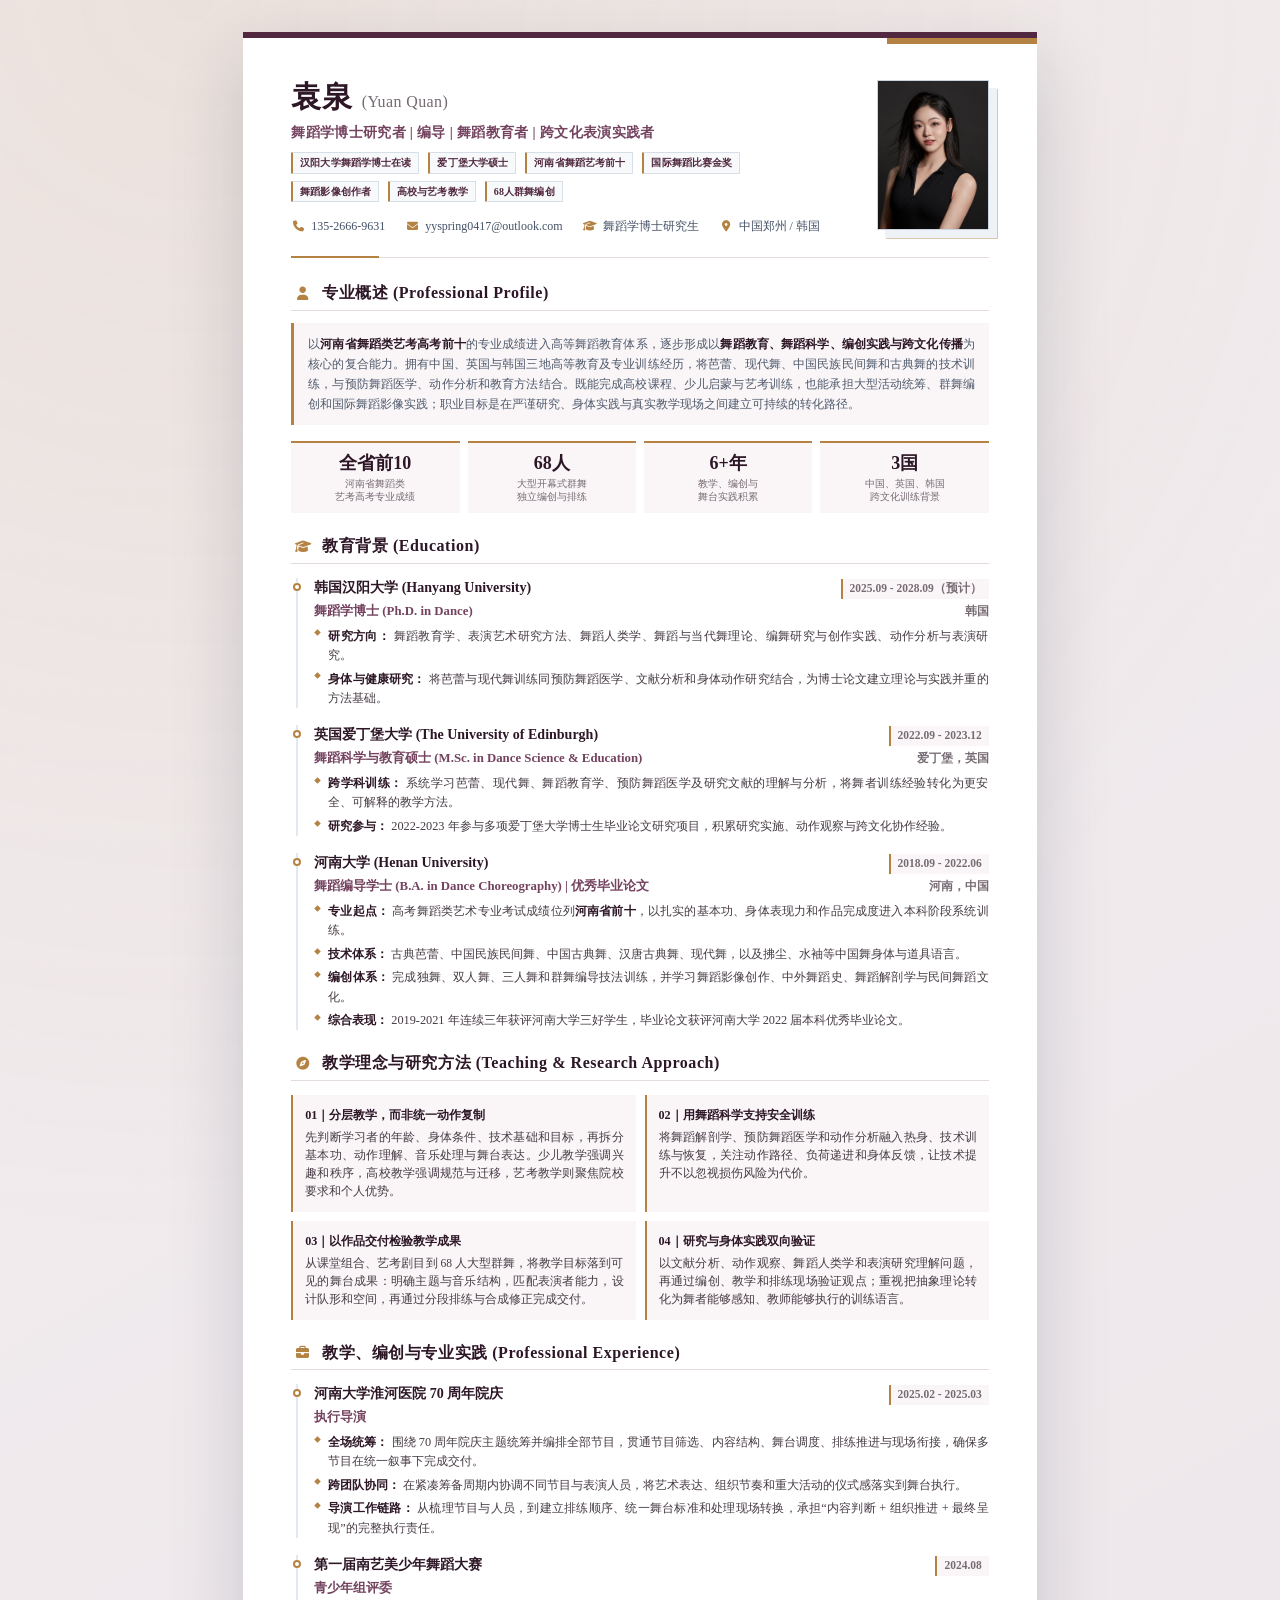
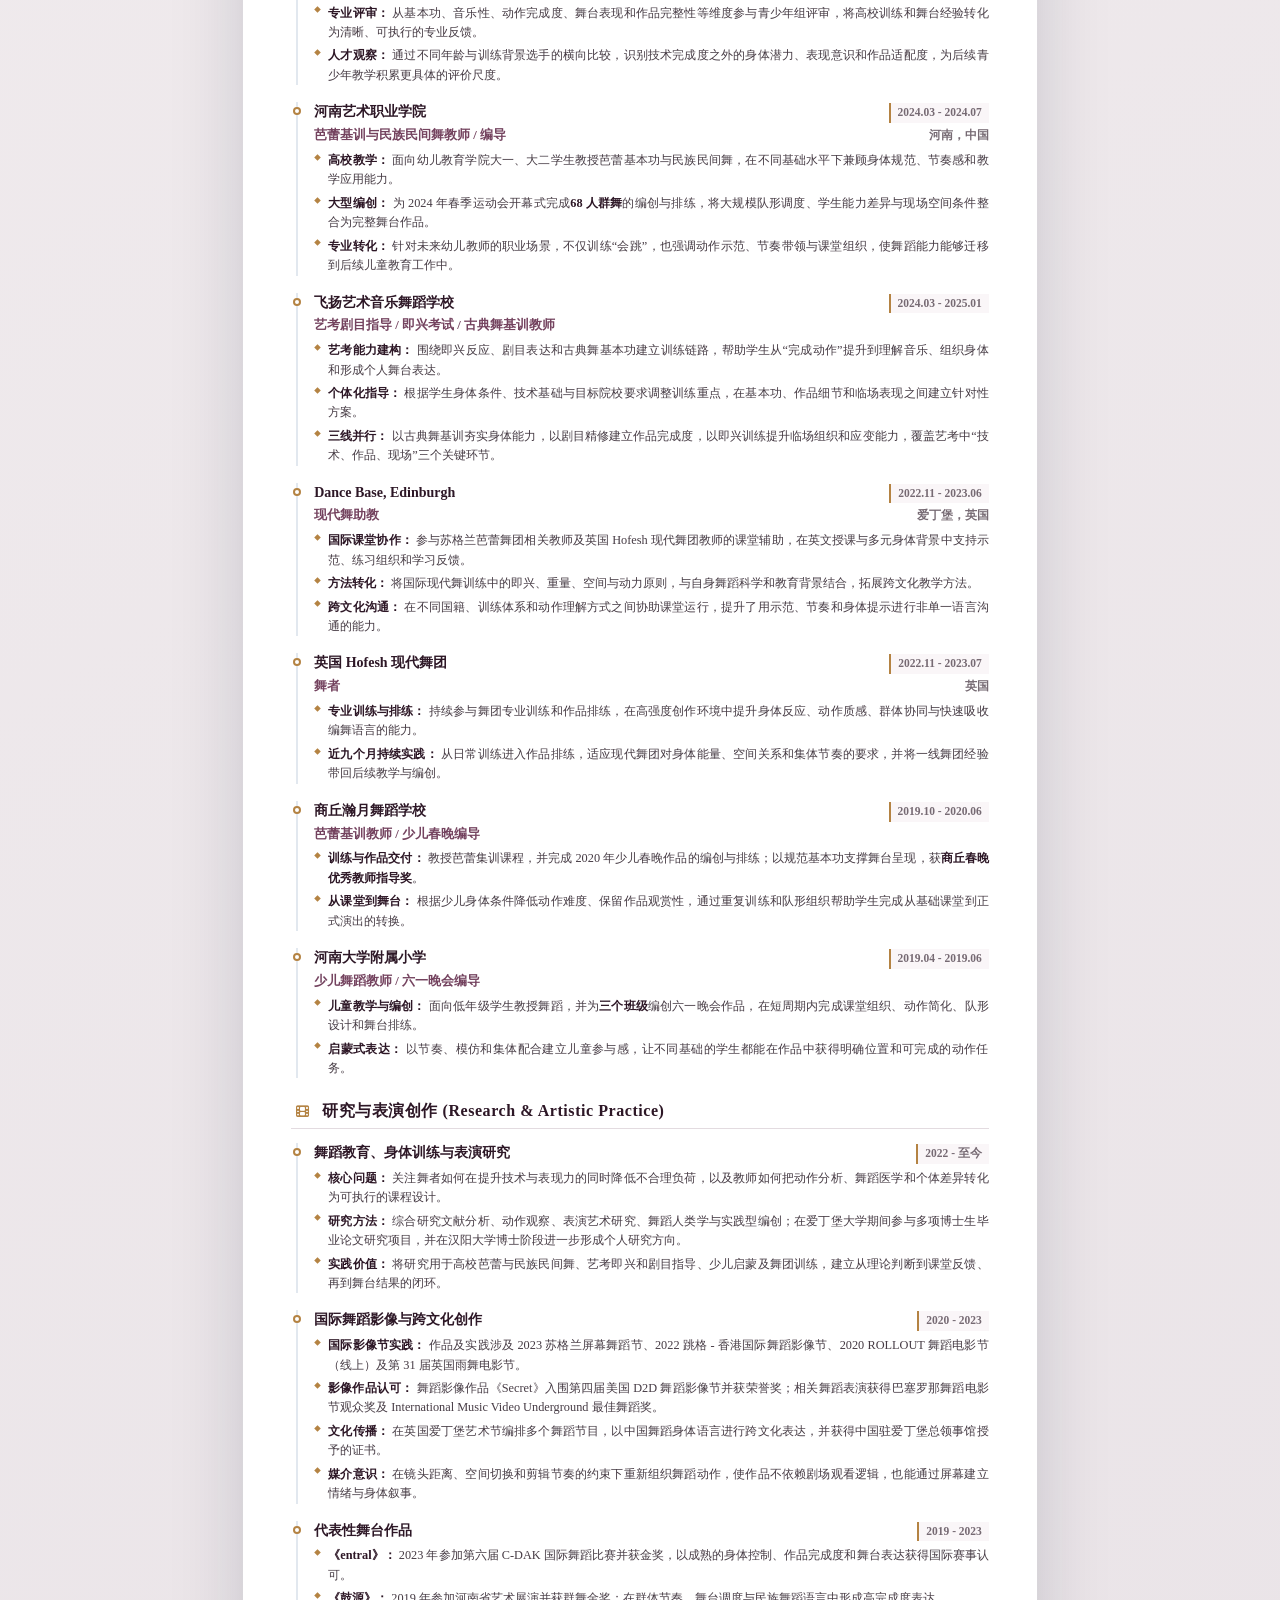
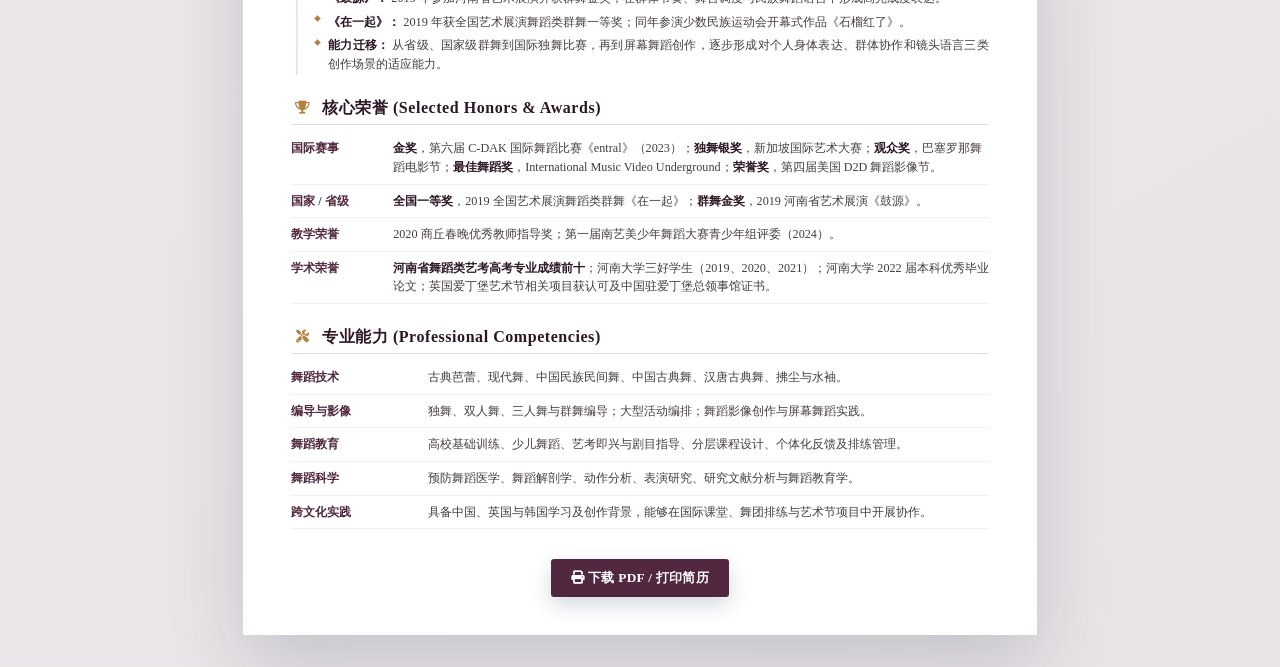
<file: Yuan_Quan_CV.html>
<!DOCTYPE html>
<html lang="zh-CN">
<head>
    <meta charset="UTF-8">
    <meta name="viewport" content="width=device-width, initial-scale=1.0">
    <meta name="description" content="袁泉的专业履历：舞蹈学博士研究者、编导、舞蹈教育者与跨文化表演实践者。">
    <title>袁泉 - 舞蹈学专业履历</title>
    <link rel="stylesheet" href="https://cdnjs.cloudflare.com/ajax/libs/font-awesome/6.4.0/css/all.min.css">
    <link rel="stylesheet" href="cv-shared.css">
</head>
<body class="dance-cv">
    <main class="a4-page">
        <header class="header">
            <div class="header-main">
                <h1 class="name">袁泉 <span class="name-secondary">(Yuan Quan)</span></h1>
                <div class="title">舞蹈学博士研究者 | 编导 | 舞蹈教育者 | 跨文化表演实践者</div>
                <div class="tag-row">
                    <span class="tag">汉阳大学舞蹈学博士在读</span>
                    <span class="tag">爱丁堡大学硕士</span>
                    <span class="tag">河南省舞蹈艺考前十</span>
                    <span class="tag">国际舞蹈比赛金奖</span>
                    <span class="tag">舞蹈影像创作者</span>
                    <span class="tag">高校与艺考教学</span>
                    <span class="tag">68人群舞编创</span>
                </div>
                <div class="contact-row">
                    <span><i class="fas fa-phone"></i> 135-2666-9631</span>
                    <span><i class="fas fa-envelope"></i> yyspring0417@outlook.com</span>
                    <span><i class="fas fa-graduation-cap"></i> 舞蹈学博士研究生</span>
                    <span><i class="fas fa-map-marker-alt"></i> 中国郑州 / 韩国</span>
                </div>
            </div>
            <div class="photo-box portrait"><img src="images/yuan-quan.jpg" alt="袁泉个人照片"></div>
        </header>

        <section>
            <div class="section-title"><i class="fas fa-user"></i> 专业概述 (Professional Profile)</div>
            <div class="profile-summary">
                以<strong>河南省舞蹈类艺考高考前十</strong>的专业成绩进入高等舞蹈教育体系，逐步形成以<strong>舞蹈教育、舞蹈科学、编创实践与跨文化传播</strong>为核心的复合能力。拥有中国、英国与韩国三地高等教育及专业训练经历，将芭蕾、现代舞、中国民族民间舞和古典舞的技术训练，与预防舞蹈医学、动作分析和教育方法结合。既能完成高校课程、少儿启蒙与艺考训练，也能承担大型活动统筹、群舞编创和国际舞蹈影像实践；职业目标是在严谨研究、身体实践与真实教学现场之间建立可持续的转化路径。
            </div>
            <div class="achievement-grid">
                <div class="achievement-card"><span class="achievement-value">全省前10</span><span class="achievement-label">河南省舞蹈类<br>艺考高考专业成绩</span></div>
                <div class="achievement-card"><span class="achievement-value">68人</span><span class="achievement-label">大型开幕式群舞<br>独立编创与排练</span></div>
                <div class="achievement-card"><span class="achievement-value">6+年</span><span class="achievement-label">教学、编创与<br>舞台实践积累</span></div>
                <div class="achievement-card"><span class="achievement-value">3国</span><span class="achievement-label">中国、英国、韩国<br>跨文化训练背景</span></div>
            </div>
        </section>

        <section>
            <div class="section-title"><i class="fas fa-graduation-cap"></i> 教育背景 (Education)</div>
            <div class="entry">
                <div class="entry-header">
                    <div class="entry-title">韩国汉阳大学 (Hanyang University)</div>
                    <div class="entry-date">2025.09 - 2028.09（预计）</div>
                </div>
                <div class="entry-header">
                    <div class="entry-subtitle">舞蹈学博士 (Ph.D. in Dance)</div>
                    <div class="entry-location">韩国</div>
                </div>
                <ul class="bullet-list">
                    <li><strong>研究方向：</strong> 舞蹈教育学、表演艺术研究方法、舞蹈人类学、舞蹈与当代舞理论、编舞研究与创作实践、动作分析与表演研究。</li>
                    <li><strong>身体与健康研究：</strong> 将芭蕾与现代舞训练同预防舞蹈医学、文献分析和身体动作研究结合，为博士论文建立理论与实践并重的方法基础。</li>
                </ul>
            </div>

            <div class="entry">
                <div class="entry-header">
                    <div class="entry-title">英国爱丁堡大学 (The University of Edinburgh)</div>
                    <div class="entry-date">2022.09 - 2023.12</div>
                </div>
                <div class="entry-header">
                    <div class="entry-subtitle">舞蹈科学与教育硕士 (M.Sc. in Dance Science &amp; Education)</div>
                    <div class="entry-location">爱丁堡，英国</div>
                </div>
                <ul class="bullet-list">
                    <li><strong>跨学科训练：</strong> 系统学习芭蕾、现代舞、舞蹈教育学、预防舞蹈医学及研究文献的理解与分析，将舞者训练经验转化为更安全、可解释的教学方法。</li>
                    <li><strong>研究参与：</strong> 2022-2023 年参与多项爱丁堡大学博士生毕业论文研究项目，积累研究实施、动作观察与跨文化协作经验。</li>
                </ul>
            </div>

            <div class="entry">
                <div class="entry-header">
                    <div class="entry-title">河南大学 (Henan University)</div>
                    <div class="entry-date">2018.09 - 2022.06</div>
                </div>
                <div class="entry-header">
                    <div class="entry-subtitle">舞蹈编导学士 (B.A. in Dance Choreography) | 优秀毕业论文</div>
                    <div class="entry-location">河南，中国</div>
                </div>
                <ul class="bullet-list">
                    <li><strong>专业起点：</strong> 高考舞蹈类艺术专业考试成绩位列<strong>河南省前十</strong>，以扎实的基本功、身体表现力和作品完成度进入本科阶段系统训练。</li>
                    <li><strong>技术体系：</strong> 古典芭蕾、中国民族民间舞、中国古典舞、汉唐古典舞、现代舞，以及拂尘、水袖等中国舞身体与道具语言。</li>
                    <li><strong>编创体系：</strong> 完成独舞、双人舞、三人舞和群舞编导技法训练，并学习舞蹈影像创作、中外舞蹈史、舞蹈解剖学与民间舞蹈文化。</li>
                    <li><strong>综合表现：</strong> 2019-2021 年连续三年获评河南大学三好学生，毕业论文获评河南大学 2022 届本科优秀毕业论文。</li>
                </ul>
            </div>
        </section>

        <section>
            <div class="section-title"><i class="fas fa-compass"></i> 教学理念与研究方法 (Teaching &amp; Research Approach)</div>
            <div class="focus-grid">
                <div class="focus-card">
                    <span class="focus-title">01｜分层教学，而非统一动作复制</span>
                    <div class="focus-text">先判断学习者的年龄、身体条件、技术基础和目标，再拆分基本功、动作理解、音乐处理与舞台表达。少儿教学强调兴趣和秩序，高校教学强调规范与迁移，艺考教学则聚焦院校要求和个人优势。</div>
                </div>
                <div class="focus-card">
                    <span class="focus-title">02｜用舞蹈科学支持安全训练</span>
                    <div class="focus-text">将舞蹈解剖学、预防舞蹈医学和动作分析融入热身、技术训练与恢复，关注动作路径、负荷递进和身体反馈，让技术提升不以忽视损伤风险为代价。</div>
                </div>
                <div class="focus-card">
                    <span class="focus-title">03｜以作品交付检验教学成果</span>
                    <div class="focus-text">从课堂组合、艺考剧目到 68 人大型群舞，将教学目标落到可见的舞台成果：明确主题与音乐结构，匹配表演者能力，设计队形和空间，再通过分段排练与合成修正完成交付。</div>
                </div>
                <div class="focus-card">
                    <span class="focus-title">04｜研究与身体实践双向验证</span>
                    <div class="focus-text">以文献分析、动作观察、舞蹈人类学和表演研究理解问题，再通过编创、教学和排练现场验证观点；重视把抽象理论转化为舞者能够感知、教师能够执行的训练语言。</div>
                </div>
            </div>
        </section>

        <section>
            <div class="section-title"><i class="fas fa-briefcase"></i> 教学、编创与专业实践 (Professional Experience)</div>
            <div class="entry">
                <div class="entry-header">
                    <div class="entry-title">河南大学淮河医院 70 周年院庆</div>
                    <div class="entry-date">2025.02 - 2025.03</div>
                </div>
                <div class="entry-subtitle">执行导演</div>
                <ul class="bullet-list">
                    <li><strong>全场统筹：</strong> 围绕 70 周年院庆主题统筹并编排全部节目，贯通节目筛选、内容结构、舞台调度、排练推进与现场衔接，确保多节目在统一叙事下完成交付。</li>
                    <li><strong>跨团队协同：</strong> 在紧凑筹备周期内协调不同节目与表演人员，将艺术表达、组织节奏和重大活动的仪式感落实到舞台执行。</li>
                    <li><strong>导演工作链路：</strong> 从梳理节目与人员，到建立排练顺序、统一舞台标准和处理现场转换，承担“内容判断 + 组织推进 + 最终呈现”的完整执行责任。</li>
                </ul>
            </div>

            <div class="entry">
                <div class="entry-header">
                    <div class="entry-title">第一届南艺美少年舞蹈大赛</div>
                    <div class="entry-date">2024.08</div>
                </div>
                <div class="entry-subtitle">青少年组评委</div>
                <ul class="bullet-list">
                    <li><strong>专业评审：</strong> 从基本功、音乐性、动作完成度、舞台表现和作品完整性等维度参与青少年组评审，将高校训练和舞台经验转化为清晰、可执行的专业反馈。</li>
                    <li><strong>人才观察：</strong> 通过不同年龄与训练背景选手的横向比较，识别技术完成度之外的身体潜力、表现意识和作品适配度，为后续青少年教学积累更具体的评价尺度。</li>
                </ul>
            </div>

            <div class="entry">
                <div class="entry-header">
                    <div class="entry-title">河南艺术职业学院</div>
                    <div class="entry-date">2024.03 - 2024.07</div>
                </div>
                <div class="entry-header">
                    <div class="entry-subtitle">芭蕾基训与民族民间舞教师 / 编导</div>
                    <div class="entry-location">河南，中国</div>
                </div>
                <ul class="bullet-list">
                    <li><strong>高校教学：</strong> 面向幼儿教育学院大一、大二学生教授芭蕾基本功与民族民间舞，在不同基础水平下兼顾身体规范、节奏感和教学应用能力。</li>
                    <li><strong>大型编创：</strong> 为 2024 年春季运动会开幕式完成<strong>68 人群舞</strong>的编创与排练，将大规模队形调度、学生能力差异与现场空间条件整合为完整舞台作品。</li>
                    <li><strong>专业转化：</strong> 针对未来幼儿教师的职业场景，不仅训练“会跳”，也强调动作示范、节奏带领与课堂组织，使舞蹈能力能够迁移到后续儿童教育工作中。</li>
                </ul>
            </div>

            <div class="entry">
                <div class="entry-header">
                    <div class="entry-title">飞扬艺术音乐舞蹈学校</div>
                    <div class="entry-date">2024.03 - 2025.01</div>
                </div>
                <div class="entry-subtitle">艺考剧目指导 / 即兴考试 / 古典舞基训教师</div>
                <ul class="bullet-list">
                    <li><strong>艺考能力建构：</strong> 围绕即兴反应、剧目表达和古典舞基本功建立训练链路，帮助学生从“完成动作”提升到理解音乐、组织身体和形成个人舞台表达。</li>
                    <li><strong>个体化指导：</strong> 根据学生身体条件、技术基础与目标院校要求调整训练重点，在基本功、作品细节和临场表现之间建立针对性方案。</li>
                    <li><strong>三线并行：</strong> 以古典舞基训夯实身体能力，以剧目精修建立作品完成度，以即兴训练提升临场组织和应变能力，覆盖艺考中“技术、作品、现场”三个关键环节。</li>
                </ul>
            </div>

            <div class="entry">
                <div class="entry-header">
                    <div class="entry-title">Dance Base, Edinburgh</div>
                    <div class="entry-date">2022.11 - 2023.06</div>
                </div>
                <div class="entry-header">
                    <div class="entry-subtitle">现代舞助教</div>
                    <div class="entry-location">爱丁堡，英国</div>
                </div>
                <ul class="bullet-list">
                    <li><strong>国际课堂协作：</strong> 参与苏格兰芭蕾舞团相关教师及英国 Hofesh 现代舞团教师的课堂辅助，在英文授课与多元身体背景中支持示范、练习组织和学习反馈。</li>
                    <li><strong>方法转化：</strong> 将国际现代舞训练中的即兴、重量、空间与动力原则，与自身舞蹈科学和教育背景结合，拓展跨文化教学方法。</li>
                    <li><strong>跨文化沟通：</strong> 在不同国籍、训练体系和动作理解方式之间协助课堂运行，提升了用示范、节奏和身体提示进行非单一语言沟通的能力。</li>
                </ul>
            </div>

            <div class="entry">
                <div class="entry-header">
                    <div class="entry-title">英国 Hofesh 现代舞团</div>
                    <div class="entry-date">2022.11 - 2023.07</div>
                </div>
                <div class="entry-header">
                    <div class="entry-subtitle">舞者</div>
                    <div class="entry-location">英国</div>
                </div>
                <ul class="bullet-list">
                    <li><strong>专业训练与排练：</strong> 持续参与舞团专业训练和作品排练，在高强度创作环境中提升身体反应、动作质感、群体协同与快速吸收编舞语言的能力。</li>
                    <li><strong>近九个月持续实践：</strong> 从日常训练进入作品排练，适应现代舞团对身体能量、空间关系和集体节奏的要求，并将一线舞团经验带回后续教学与编创。</li>
                </ul>
            </div>

            <div class="entry">
                <div class="entry-header">
                    <div class="entry-title">商丘瀚月舞蹈学校</div>
                    <div class="entry-date">2019.10 - 2020.06</div>
                </div>
                <div class="entry-subtitle">芭蕾基训教师 / 少儿春晚编导</div>
                <ul class="bullet-list">
                    <li><strong>训练与作品交付：</strong> 教授芭蕾集训课程，并完成 2020 年少儿春晚作品的编创与排练；以规范基本功支撑舞台呈现，获<strong>商丘春晚优秀教师指导奖</strong>。</li>
                    <li><strong>从课堂到舞台：</strong> 根据少儿身体条件降低动作难度、保留作品观赏性，通过重复训练和队形组织帮助学生完成从基础课堂到正式演出的转换。</li>
                </ul>
            </div>

            <div class="entry">
                <div class="entry-header">
                    <div class="entry-title">河南大学附属小学</div>
                    <div class="entry-date">2019.04 - 2019.06</div>
                </div>
                <div class="entry-subtitle">少儿舞蹈教师 / 六一晚会编导</div>
                <ul class="bullet-list">
                    <li><strong>儿童教学与编创：</strong> 面向低年级学生教授舞蹈，并为<strong>三个班级</strong>编创六一晚会作品，在短周期内完成课堂组织、动作简化、队形设计和舞台排练。</li>
                    <li><strong>启蒙式表达：</strong> 以节奏、模仿和集体配合建立儿童参与感，让不同基础的学生都能在作品中获得明确位置和可完成的动作任务。</li>
                </ul>
            </div>
        </section>

        <section>
            <div class="section-title"><i class="fas fa-film"></i> 研究与表演创作 (Research &amp; Artistic Practice)</div>
            <div class="entry">
                <div class="entry-header">
                    <div class="entry-title">舞蹈教育、身体训练与表演研究</div>
                    <div class="entry-date">2022 - 至今</div>
                </div>
                <ul class="bullet-list">
                    <li><strong>核心问题：</strong> 关注舞者如何在提升技术与表现力的同时降低不合理负荷，以及教师如何把动作分析、舞蹈医学和个体差异转化为可执行的课程设计。</li>
                    <li><strong>研究方法：</strong> 综合研究文献分析、动作观察、表演艺术研究、舞蹈人类学与实践型编创；在爱丁堡大学期间参与多项博士生毕业论文研究项目，并在汉阳大学博士阶段进一步形成个人研究方向。</li>
                    <li><strong>实践价值：</strong> 将研究用于高校芭蕾与民族民间舞、艺考即兴和剧目指导、少儿启蒙及舞团训练，建立从理论判断到课堂反馈、再到舞台结果的闭环。</li>
                </ul>
            </div>
            <div class="entry">
                <div class="entry-header">
                    <div class="entry-title">国际舞蹈影像与跨文化创作</div>
                    <div class="entry-date">2020 - 2023</div>
                </div>
                <ul class="bullet-list">
                    <li><strong>国际影像节实践：</strong> 作品及实践涉及 2023 苏格兰屏幕舞蹈节、2022 跳格 - 香港国际舞蹈影像节、2020 ROLLOUT 舞蹈电影节（线上）及第 31 届英国雨舞电影节。</li>
                    <li><strong>影像作品认可：</strong> 舞蹈影像作品《Secret》入围第四届美国 D2D 舞蹈影像节并获荣誉奖；相关舞蹈表演获得巴塞罗那舞蹈电影节观众奖及 International Music Video Underground 最佳舞蹈奖。</li>
                    <li><strong>文化传播：</strong> 在英国爱丁堡艺术节编排多个舞蹈节目，以中国舞蹈身体语言进行跨文化表达，并获得中国驻爱丁堡总领事馆授予的证书。</li>
                    <li><strong>媒介意识：</strong> 在镜头距离、空间切换和剪辑节奏的约束下重新组织舞蹈动作，使作品不依赖剧场观看逻辑，也能通过屏幕建立情绪与身体叙事。</li>
                </ul>
            </div>

            <div class="entry">
                <div class="entry-header">
                    <div class="entry-title">代表性舞台作品</div>
                    <div class="entry-date">2019 - 2023</div>
                </div>
                <ul class="bullet-list">
                    <li><strong>《entral》：</strong> 2023 年参加第六届 C-DAK 国际舞蹈比赛并获金奖，以成熟的身体控制、作品完成度和舞台表达获得国际赛事认可。</li>
                    <li><strong>《鼓源》：</strong> 2019 年参加河南省艺术展演并获群舞金奖；在群体节奏、舞台调度与民族舞蹈语言中形成高完成度表达。</li>
                    <li><strong>《在一起》：</strong> 2019 年获全国艺术展演舞蹈类群舞一等奖；同年参演少数民族运动会开幕式作品《石榴红了》。</li>
                    <li><strong>能力迁移：</strong> 从省级、国家级群舞到国际独舞比赛，再到屏幕舞蹈创作，逐步形成对个人身体表达、群体协作和镜头语言三类创作场景的适应能力。</li>
                </ul>
            </div>
        </section>

        <section>
            <div class="section-title"><i class="fas fa-trophy"></i> 核心荣誉 (Selected Honors &amp; Awards)</div>
            <div class="award-list"><div class="award-year">国际赛事</div><div><strong>金奖</strong>，第六届 C-DAK 国际舞蹈比赛《entral》（2023）；<strong>独舞银奖</strong>，新加坡国际艺术大赛；<strong>观众奖</strong>，巴塞罗那舞蹈电影节；<strong>最佳舞蹈奖</strong>，International Music Video Underground；<strong>荣誉奖</strong>，第四届美国 D2D 舞蹈影像节。</div></div>
            <div class="award-list"><div class="award-year">国家 / 省级</div><div><strong>全国一等奖</strong>，2019 全国艺术展演舞蹈类群舞《在一起》；<strong>群舞金奖</strong>，2019 河南省艺术展演《鼓源》。</div></div>
            <div class="award-list"><div class="award-year">教学荣誉</div><div>2020 商丘春晚优秀教师指导奖；第一届南艺美少年舞蹈大赛青少年组评委（2024）。</div></div>
            <div class="award-list"><div class="award-year">学术荣誉</div><div><strong>河南省舞蹈类艺考高考专业成绩前十</strong>；河南大学三好学生（2019、2020、2021）；河南大学 2022 届本科优秀毕业论文；英国爱丁堡艺术节相关项目获认可及中国驻爱丁堡总领事馆证书。</div></div>
        </section>

        <section>
            <div class="section-title"><i class="fas fa-tools"></i> 专业能力 (Professional Competencies)</div>
            <div class="skills-grid"><div class="skills-label">舞蹈技术</div><div>古典芭蕾、现代舞、中国民族民间舞、中国古典舞、汉唐古典舞、拂尘与水袖。</div></div>
            <div class="skills-grid"><div class="skills-label">编导与影像</div><div>独舞、双人舞、三人舞与群舞编导；大型活动编排；舞蹈影像创作与屏幕舞蹈实践。</div></div>
            <div class="skills-grid"><div class="skills-label">舞蹈教育</div><div>高校基础训练、少儿舞蹈、艺考即兴与剧目指导、分层课程设计、个体化反馈及排练管理。</div></div>
            <div class="skills-grid"><div class="skills-label">舞蹈科学</div><div>预防舞蹈医学、舞蹈解剖学、动作分析、表演研究、研究文献分析与舞蹈教育学。</div></div>
            <div class="skills-grid"><div class="skills-label">跨文化实践</div><div>具备中国、英国与韩国学习及创作背景，能够在国际课堂、舞团排练与艺术节项目中开展协作。</div></div>
        </section>

        <div class="no-print"><button onclick="window.print()"><i class="fas fa-print"></i> 下载 PDF / 打印简历</button></div>
    </main>
</body>
</html>
</file>
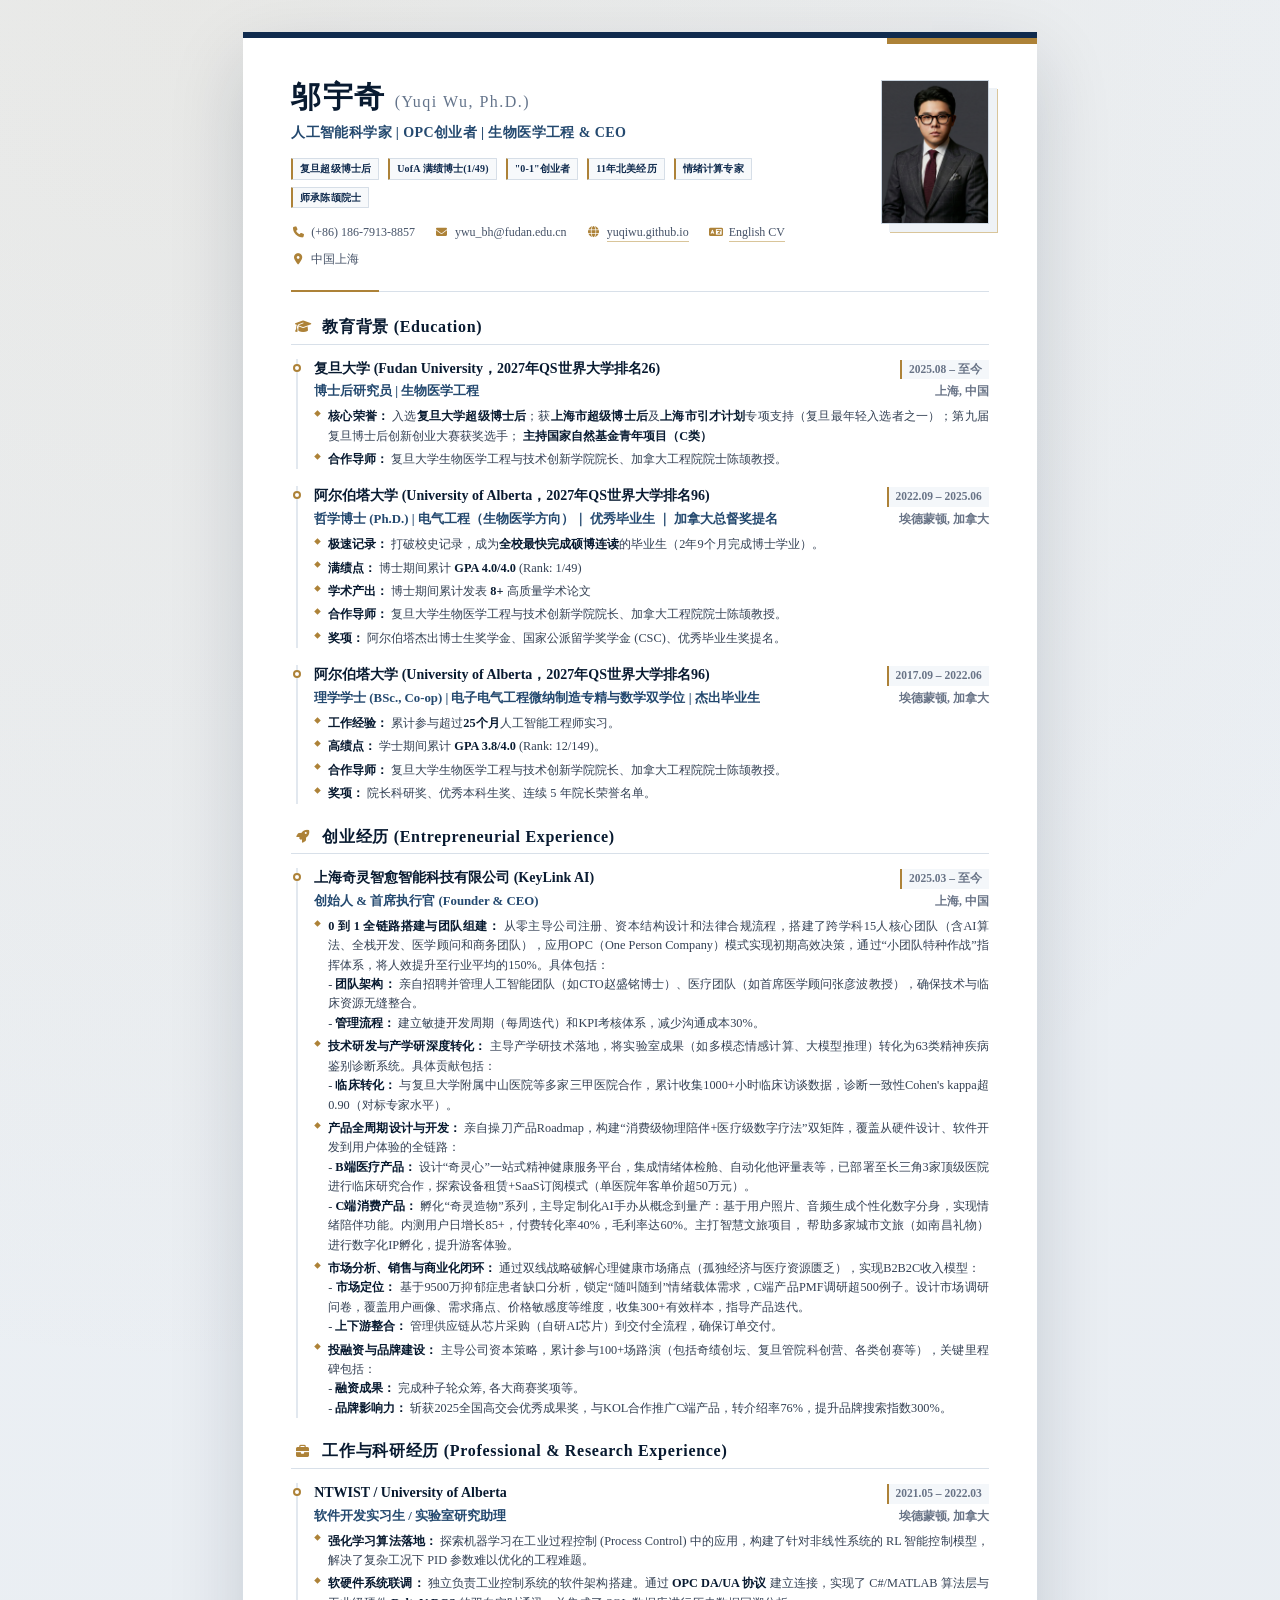
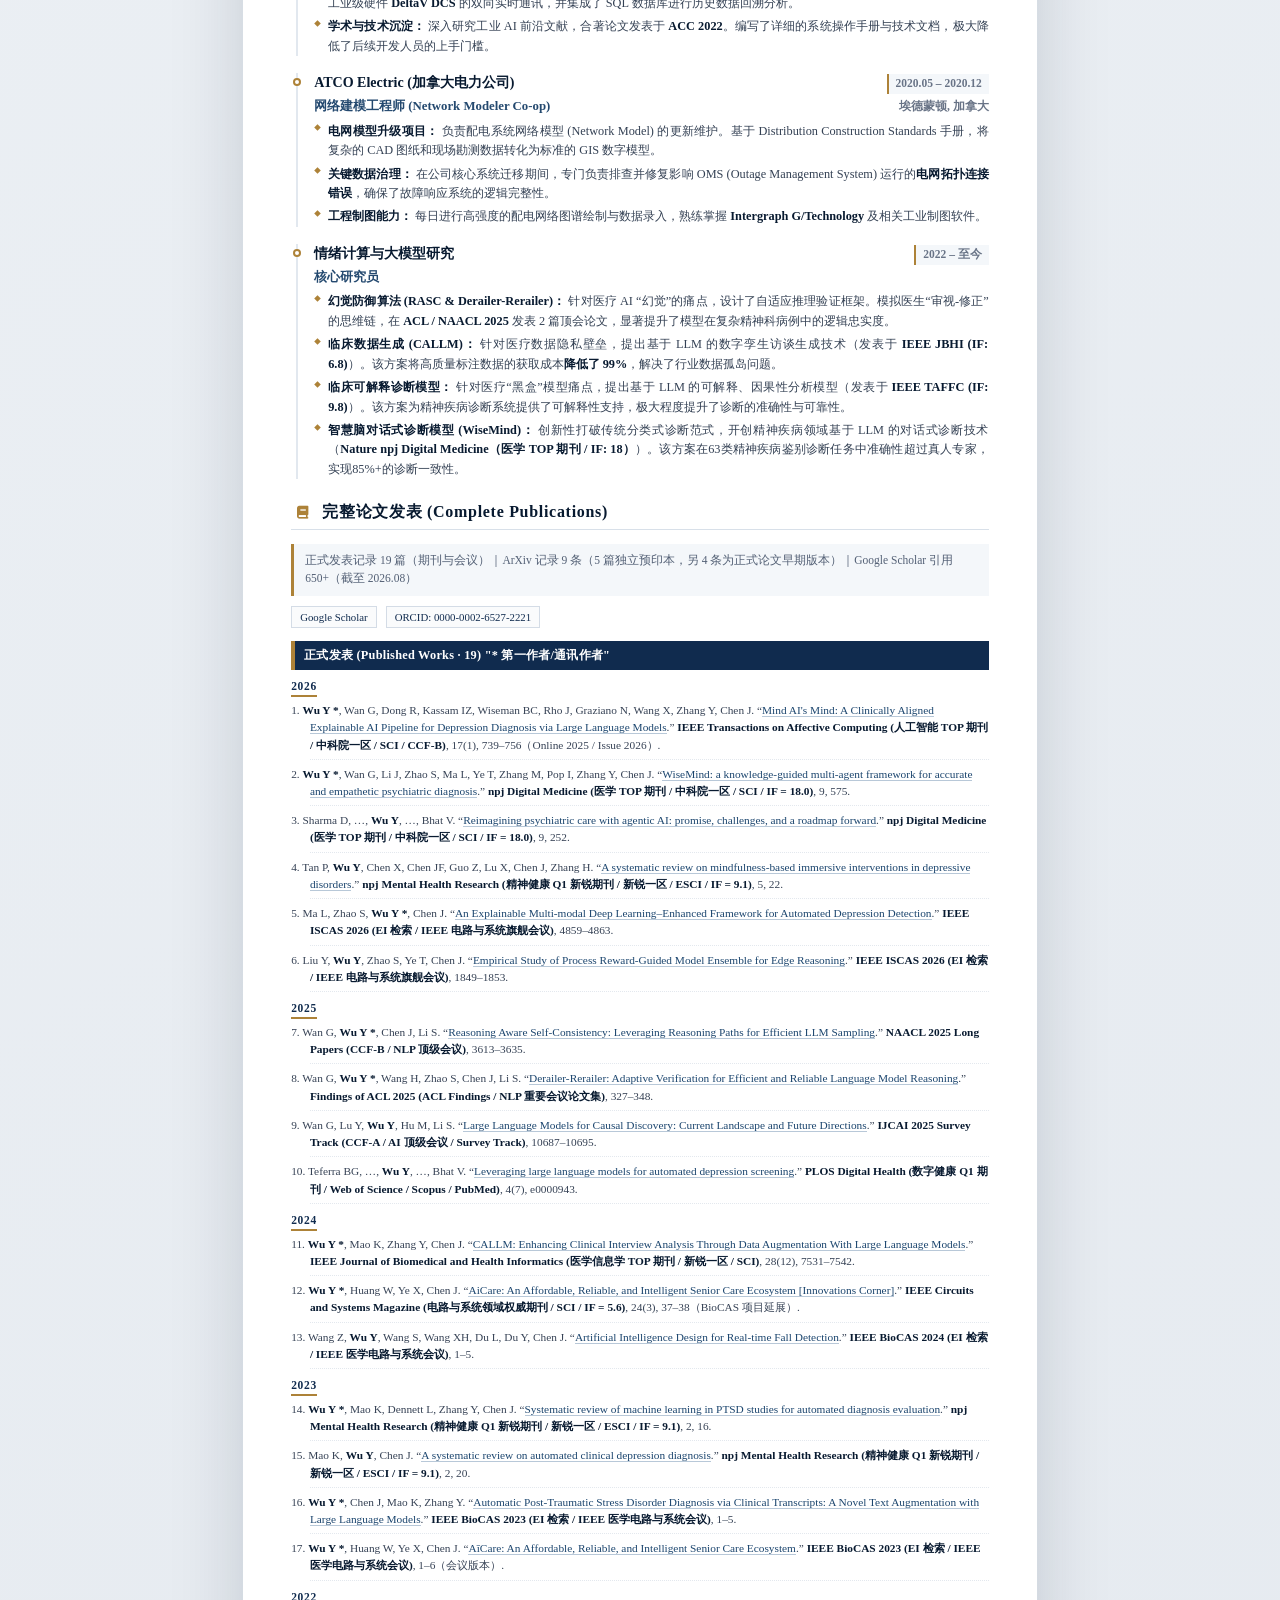
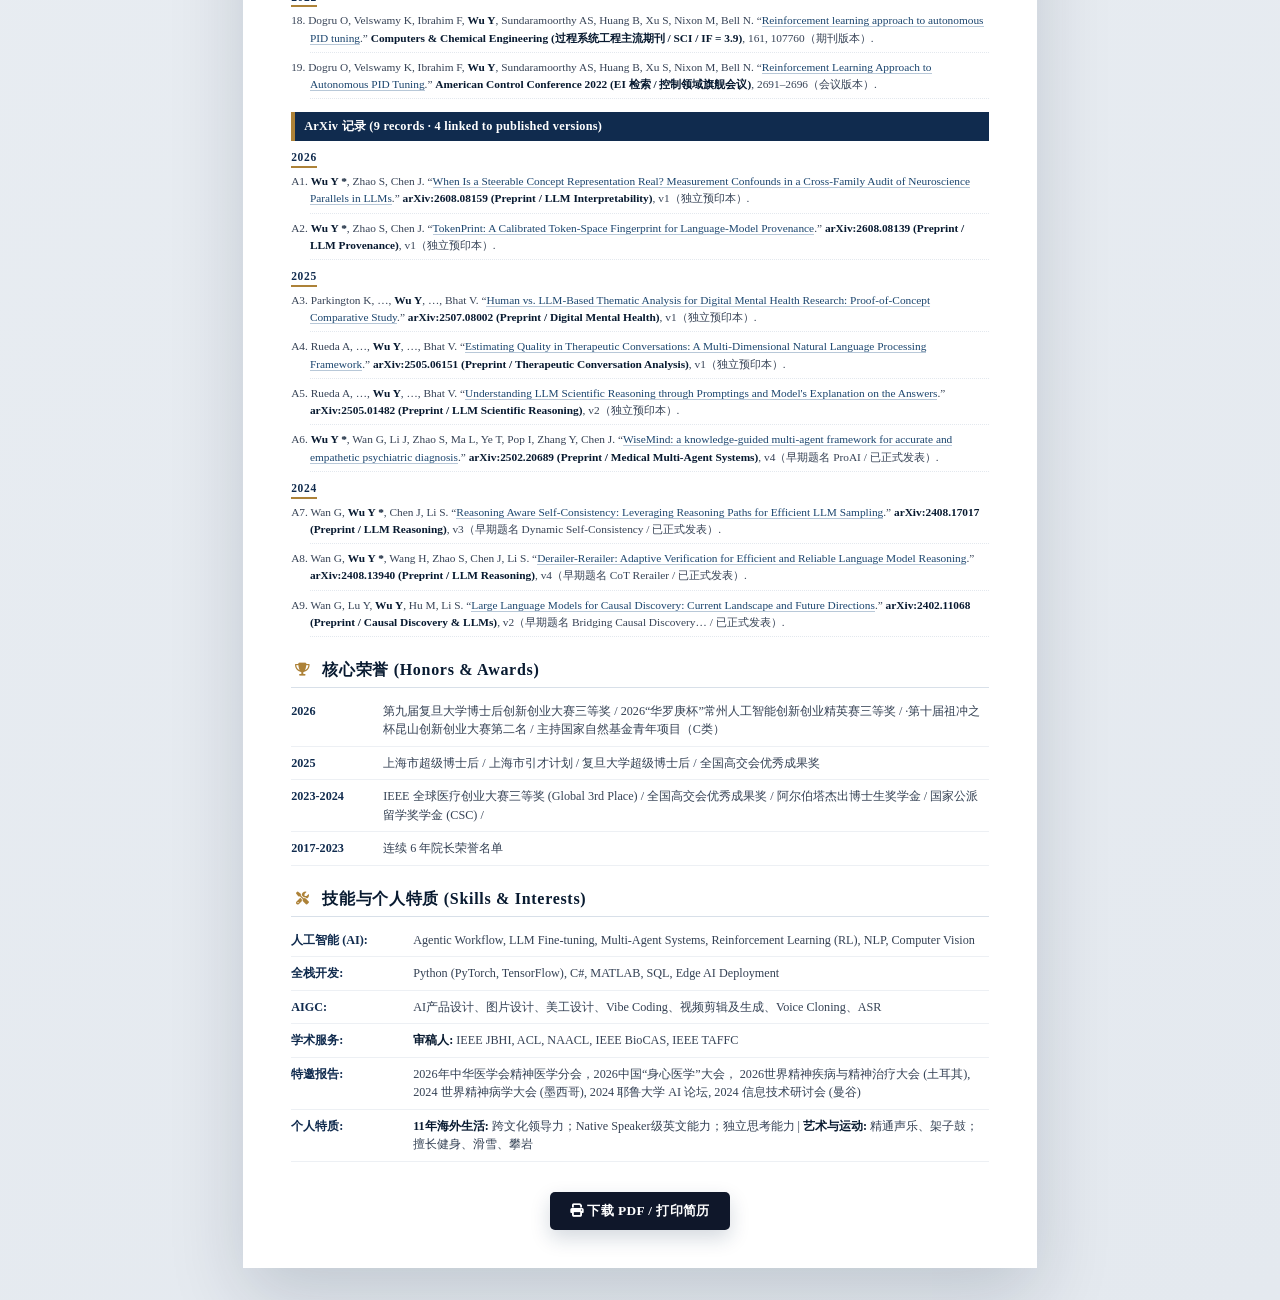
<file: YWU_CV.html>
﻿<!DOCTYPE html>
<html lang="zh-CN">
<head>
    <meta charset="UTF-8">
    <meta name="viewport" content="width=device-width, initial-scale=1.0">
    <title>邬宇奇 - Curriculum Vitae</title>
    <link rel="stylesheet" href="https://cdnjs.cloudflare.com/ajax/libs/font-awesome/6.4.0/css/all.min.css">
    <style>
        :root {
            --navy: #102b4e;
            --navy-deep: #081a30;
            --navy-soft: #24496f;
            --gold: #ad8238;
            --gold-soft: #d9c59a;
            --ink: #172033;
            --text: #344154;
            --muted: #687386;
            --line: #d8e0e9;
            --wash: #f4f7fa;
            --paper: #ffffff;
        }

        *, *::before, *::after { box-sizing: border-box; }

        html { background: #e9edf2; }

        body {
            margin: 0;
            padding: 32px 18px;
            font-family: "Times New Roman", "SimSun", "宋体", "Songti SC", "STSong", serif;
            font-style: normal;
            background:
                radial-gradient(circle at 15% 0%, rgba(173, 130, 56, 0.08), transparent 30%),
                linear-gradient(150deg, #edf1f5 0%, #e4e9ef 100%);
            color: var(--text);
            line-height: 1.55;
            -webkit-font-smoothing: antialiased;
            text-rendering: optimizeLegibility;
        }

        h1, div, span, p, li, a, strong, button { font-style: normal; }

        a { color: inherit; }

        .a4-page {
            position: relative;
            max-width: 210mm;
            min-height: 297mm;
            margin: 0 auto;
            padding: 42px 48px 38px;
            overflow: hidden;
            background: var(--paper);
            border-top: 6px solid var(--navy);
            box-shadow: 0 28px 70px rgba(8, 26, 48, 0.16);
        }

        .a4-page::before {
            content: "";
            position: absolute;
            top: 0;
            right: 0;
            width: 150px;
            height: 6px;
            background: var(--gold);
        }

        /* Header */
        .header {
            position: relative;
            display: flex;
            justify-content: space-between;
            align-items: flex-start;
            gap: 28px;
            margin-bottom: 24px;
            padding: 0 0 22px;
            border-bottom: 1px solid var(--line);
        }

        .header::after {
            content: "";
            position: absolute;
            bottom: -1px;
            left: 0;
            width: 88px;
            height: 2px;
            background: var(--gold);
        }

        .name {
            margin: 0;
            color: var(--navy-deep);
            font-size: 30px;
            font-weight: 700;
            line-height: 1.15;
            letter-spacing: 1.5px;
        }

        .title {
            margin-top: 7px;
            color: var(--navy-soft);
            font-size: 14px;
            font-weight: 700;
            letter-spacing: 0.4px;
        }

        .contact-row {
            display: flex;
            flex-wrap: wrap;
            gap: 8px 20px;
            margin-top: 14px;
            color: #455267;
            font-size: 12px;
        }

        .contact-row span {
            display: flex;
            align-items: center;
            white-space: nowrap;
        }

        .contact-row i {
            width: 14px;
            margin-right: 6px;
            color: var(--gold);
            font-size: 11px;
            text-align: center;
        }

        .contact-row a {
            border-bottom: 1px solid var(--gold-soft) !important;
        }

        .photo-box {
            display: flex;
            width: 108px;
            height: 144px;
            flex-shrink: 0;
            align-items: center;
            justify-content: center;
            overflow: hidden;
            background: var(--wash);
            border: 1px solid #cbd5df;
            box-shadow: 8px 8px 0 #eef2f6, 9px 9px 0 var(--gold-soft);
        }

        .photo-box img {
            width: 100%;
            height: 100%;
            object-fit: cover;
        }

        /* Section hierarchy */
        section { margin-top: 22px; }

        .section-title {
            display: flex;
            align-items: center;
            margin: 0 0 14px;
            padding-bottom: 6px;
            color: var(--navy-deep);
            border-bottom: 1px solid var(--line);
            font-size: 16px;
            font-weight: 700;
            line-height: 1.35;
            letter-spacing: 0.7px;
        }

        .section-title i {
            width: 24px;
            margin-right: 7px;
            color: var(--gold);
            font-size: 13px;
            text-align: center;
        }

        /* Experience and education entries */
        .entry {
            position: relative;
            margin: 0 0 17px 5px;
            padding-left: 16px;
            border-left: 2px solid #e2e8ef;
            break-inside: auto;
        }

        .entry::before {
            content: "";
            position: absolute;
            top: 5px;
            left: -5px;
            width: 8px;
            height: 8px;
            background: var(--paper);
            border: 2px solid var(--gold);
            border-radius: 50%;
        }

        .entry-header {
            display: flex;
            justify-content: space-between;
            align-items: baseline;
            gap: 16px;
            margin-bottom: 3px;
        }

        .entry-title {
            color: var(--navy-deep);
            font-size: 14px;
            font-weight: 700;
            line-height: 1.45;
        }

        .entry-subtitle {
            color: var(--navy-soft);
            font-size: 12.8px;
            font-style: normal;
            font-weight: 700;
        }

        .entry-date,
        .entry-location {
            flex-shrink: 0;
            color: var(--muted);
            font-size: 11.5px;
            font-weight: 700;
            text-align: right;
            white-space: nowrap;
        }

        .entry-date {
            padding: 1px 7px;
            background: var(--wash);
            border-left: 2px solid var(--gold);
        }

        .bullet-list {
            margin: 5px 0 0;
            padding-left: 0;
            list-style: none;
        }

        .bullet-list li {
            position: relative;
            margin-bottom: 4px;
            padding-left: 14px;
            color: var(--text);
            font-size: 12.3px;
            line-height: 1.58;
            text-align: justify;
        }

        .bullet-list li::before {
            content: "◆";
            position: absolute;
            top: 0.25em;
            left: 0;
            color: var(--gold);
            font-size: 7px;
        }

        strong {
            color: var(--navy-deep);
            font-weight: 700;
        }

        .tag {
            display: inline-block;
            margin: 7px 5px 0 0;
            padding: 2px 7px;
            color: var(--navy);
            background: #f7f9fb;
            border: 1px solid #d6dee7;
            border-left: 2px solid var(--gold);
            border-radius: 1px;
            font-size: 10px;
            font-weight: 700;
            letter-spacing: 0.15px;
        }

        /* Publications */
        .pub-section-note {
            margin: 0 0 10px;
            padding: 8px 11px;
            color: #536075;
            background: var(--wash);
            border-left: 3px solid var(--gold);
            font-size: 11.5px;
            line-height: 1.55;
        }

        .pub-profile-links {
            display: flex;
            flex-wrap: wrap;
            gap: 9px;
            margin-bottom: 10px;
            font-size: 10.8px;
        }

        .pub-profile-links a {
            padding: 2px 8px;
            color: var(--navy);
            background: #fafbfc;
            border: 1px solid #d4dce6;
            text-decoration: none;
        }

        .pub-subheading {
            break-after: avoid;
            margin: 13px 0 8px;
            padding: 5px 9px;
            color: #fff;
            background: var(--navy);
            border-left: 4px solid var(--gold);
            font-size: 12.3px;
            font-weight: 700;
            letter-spacing: 0.25px;
        }

        .pub-year-label {
            display: table;
            break-after: avoid;
            margin: 10px 0 5px;
            padding-bottom: 1px;
            color: var(--navy);
            border-bottom: 2px solid var(--gold);
            font-size: 11.5px;
            font-weight: 700;
            line-height: 1.2;
            letter-spacing: 0.7px;
        }

        .pub-item {
            break-inside: avoid;
            margin: 0 0 6px 1.65em;
            padding: 0 0 5px;
            color: #364255;
            border-bottom: 1px dotted #e3e8ee;
            font-size: 11.35px;
            line-height: 1.52;
            text-indent: -1.65em;
        }

        .pub-item a {
            color: #1b456e;
            border-bottom: 1px solid #b8c8d8;
            text-decoration: none;
        }

        .pub-item strong { color: var(--navy-deep); }

        .skills-grid {
            display: grid;
            grid-template-columns: 110px 1fr;
            gap: 12px;
            margin-bottom: 7px;
            padding-bottom: 7px;
            color: var(--text);
            border-bottom: 1px solid #edf0f4;
            font-size: 12.2px;
            line-height: 1.52;
        }

        .skills-label {
            color: var(--navy);
            font-weight: 700;
        }

        .no-print button {
            font-family: "Times New Roman", "SimSun", "宋体", "Songti SC", "STSong", serif;
            letter-spacing: 0.4px;
            box-shadow: 0 8px 20px rgba(16, 43, 78, 0.18);
            transition: transform 0.2s ease, background 0.2s ease;
        }

        .no-print button:hover {
            background: var(--navy-soft) !important;
            transform: translateY(-1px);
        }

        @media (max-width: 760px) {
            body { padding: 0; background: var(--paper); }
            .a4-page { width: 100%; min-height: 0; padding: 28px 22px; border-top-width: 5px; box-shadow: none; }
            .header { gap: 18px; }
            .name { font-size: 25px; }
            .photo-box { width: 86px; height: 116px; box-shadow: 5px 5px 0 #eef2f6; }
            .contact-row { gap: 7px 14px; }
            .entry-header { align-items: flex-start; }
            .entry-date, .entry-location { white-space: normal; }
            .pub-item { font-size: 11.2px; }
        }

        @media (max-width: 520px) {
            .header { flex-direction: column-reverse; }
            .photo-box { align-self: flex-end; margin-bottom: -110px; }
            .header > div:first-child { width: 100%; margin-right: 0 !important; }
            .name { max-width: calc(100% - 105px); }
            .title { max-width: calc(100% - 105px); }
            .contact-row { margin-top: 18px; }
            .entry-header { display: block; }
            .entry-date { display: inline-block; margin-top: 4px; text-align: left; }
            .entry-location { margin-top: 2px; text-align: left; }
            .skills-grid { grid-template-columns: 1fr !important; gap: 2px; }
        }

        @page { size: A4; margin: 11mm 12mm; }

        @media print {
            html, body { background: #fff; }
            body { padding: 0; color: #222; }
            .a4-page {
                width: 100%;
                max-width: none;
                min-height: 0;
                margin: 0;
                padding: 0;
                overflow: visible;
                border-top: 0;
                box-shadow: none;
            }
            .a4-page::before { display: none; }
            .no-print { display: none !important; }
            .section-title {
                break-after: avoid-page;
                page-break-after: avoid;
            }
            .entry {
                break-inside: auto;
                page-break-inside: auto;
            }
            .entry-header,
            .pub-item,
            .skills-grid {
                break-inside: avoid;
                page-break-inside: avoid;
            }
            a { color: inherit !important; text-decoration: none; }
            .header { padding-top: 0; }
        }
    </style>
</head>
<body>

    <div class="a4-page">
        <!-- Header -->
        <header class="header">
            <div style="flex: 1; margin-right: 30px;">
                <h1 class="name">邬宇奇 <span style="font-size: 16px; font-weight: 400; color: #64748b;">(Yuqi Wu, Ph.D.)</span></h1>
                <div class="title">人工智能科学家 | OPC创业者 | 生物医学工程 &amp; CEO </div>
                <div style="margin-top: 8px;">
                    <span class="tag">复旦超级博士后</span>
                    <span class="tag">UofA 满绩博士(1/49)</span>
                    <span class="tag">"0-1"创业者</span>
                    <span class="tag">11年北美经历</span>
                    <span class="tag">情绪计算专家</span>
                    <span class="tag">师承陈颉院士</span>
                </div>
                
                <!-- 新的横向联系方式布局 -->
                <div class="contact-row">
                    <span><i class="fas fa-phone"></i> (+86) 186-7913-8857</span>
                    <span><i class="fas fa-envelope"></i> ywu_bh@fudan.edu.cn</span>
                    <span><i class="fas fa-globe"></i> <a href="https://ywu99u.github.io/yuqiwu.github.io/" style="color:inherit; text-decoration:none; border-bottom:1px solid #ccc;">yuqiwu.github.io</a></span>
                    <span><i class="fas fa-language"></i> <a href="YWU_CV_EN.html" style="color:inherit; text-decoration:none; border-bottom:1px solid #ccc;">English CV</a></span>
                    <span><i class="fas fa-map-marker-alt"></i> 中国上海</span>
                </div>
            </div>
            
            <!-- 证件照区域 -->
            <div class="photo-box">
                <img src="images/ywu.png" alt="个人证件照">
            </div>
        </header>

        <!-- Education -->
        <section>
            <div class="section-title"><i class="fas fa-graduation-cap"></i> 教育背景 (Education)</div>
            
            <div class="entry">
                <div class="entry-header">
                    <div class="entry-title">复旦大学 (Fudan University，2027年QS世界大学排名26)</div>
                    <div class="entry-date">2025.08 – 至今</div>
                </div>
                <div class="entry-header">
                    <div class="entry-subtitle">博士后研究员 | 生物医学工程</div>
                    <div class="entry-location">上海, 中国</div>
                </div>
                <ul class="bullet-list">
                    <li><strong>核心荣誉：</strong> 入选<strong>复旦大学超级博士后</strong>；获<strong>上海市超级博士后</strong>及<strong>上海市引才计划</strong>专项支持（复旦最年轻入选者之一）；第九届复旦博士后创新创业大赛获奖选手； <strong>主持国家自然基金青年项目（C类）</strong></li>
                    <li><strong>合作导师：</strong> 复旦大学生物医学工程与技术创新学院院长、加拿大工程院院士陈颉教授。</li>
                </ul>
            </div>

            <div class="entry">
                <div class="entry-header">
                    <div class="entry-title">阿尔伯塔大学 (University of Alberta，2027年QS世界大学排名96)</div>
                    <div class="entry-date">2022.09 – 2025.06</div>
                </div>
                <div class="entry-header">
                    <div class="entry-subtitle">哲学博士 (Ph.D.) | 电气工程（生物医学方向）｜ 优秀毕业生 ｜ 加拿大总督奖提名</div>
                    <div class="entry-location">埃德蒙顿, 加拿大</div>
                </div>
                <ul class="bullet-list">
                    <li><strong>极速记录：</strong> 打破校史记录，成为<strong>全校最快完成硕博连读</strong>的毕业生（2年9个月完成博士学业）。</li>
                    <li><strong>满绩点：</strong> 博士期间累计 <strong>GPA 4.0/4.0</strong> (Rank: 1/49)</li>
                    <li><strong>学术产出：</strong> 博士期间累计发表 <strong>8+</strong> 高质量学术论文</li>
                    <li><strong>合作导师：</strong> 复旦大学生物医学工程与技术创新学院院长、加拿大工程院院士陈颉教授。</li>
                    <li><strong>奖项：</strong> 阿尔伯塔杰出博士生奖学金、国家公派留学奖学金 (CSC)、优秀毕业生奖提名。</li>
                </ul>
            </div>

            <div class="entry">
                <div class="entry-header">
                    <div class="entry-title">阿尔伯塔大学 (University of Alberta，2027年QS世界大学排名96)</div>
                    <div class="entry-date">2017.09 – 2022.06</div>
                </div>
                <div class="entry-header">
                    <div class="entry-subtitle">  理学学士 (BSc., Co-op) | 电子电气工程微纳制造专精与数学双学位 | 杰出毕业生</div>
                    <div class="entry-location">埃德蒙顿, 加拿大</div>
                </div>
                <ul class="bullet-list">
                    <li><strong>工作经验：</strong> 累计参与超过<strong>25个月</strong>人工智能工程师实习。</li>
                    <li><strong>高绩点：</strong> 学士期间累计 <strong>GPA 3.8/4.0</strong> (Rank: 12/149)。</li>
                    <li><strong>合作导师：</strong> 复旦大学生物医学工程与技术创新学院院长、加拿大工程院院士陈颉教授。</li>
                    <li><strong>奖项：</strong> 院长科研奖、优秀本科生奖、连续 5 年院长荣誉名单。</li>
                </ul>
            </div>
        </section>

        <!-- Entrepreneurial Experience (Expanded) -->
        <section>
            <div class="section-title"><i class="fas fa-rocket"></i> 创业经历 (Entrepreneurial Experience)</div>
            
           <div class="entry">
    <div class="entry-header">
        <div class="entry-title">上海奇灵智愈智能科技有限公司 (KeyLink AI)</div>
        <div class="entry-date">2025.03 – 至今</div>
    </div>
    <div class="entry-header">
        <div class="entry-subtitle">创始人 &amp; 首席执行官 (Founder &amp; CEO)</div>
        <div class="entry-location">上海, 中国</div>
    </div>
    <ul class="bullet-list">
        <li>
            <strong>0 到 1 全链路搭建与团队组建：</strong> 
            从零主导公司注册、资本结构设计和法律合规流程，搭建了跨学科15人核心团队（含AI算法、全栈开发、医学顾问和商务团队），应用OPC（One Person Company）模式实现初期高效决策，通过“小团队特种作战”指挥体系，将人效提升至行业平均的150%。具体包括：
            <br>- <strong>团队架构：</strong> 亲自招聘并管理人工智能团队（如CTO赵盛铭博士）、医疗团队（如首席医学顾问张彦波教授），确保技术与临床资源无缝整合。
            <br>- <strong>管理流程：</strong> 建立敏捷开发周期（每周迭代）和KPI考核体系，减少沟通成本30%。
        </li>
        <li>
            <strong>技术研发与产学研深度转化：</strong> 
            主导产学研技术落地，将实验室成果（如多模态情感计算、大模型推理）转化为63类精神疾病鉴别诊断系统。具体贡献包括：
                <br>- <strong>临床转化：</strong> 与复旦大学附属中山医院等多家三甲医院合作，累计收集1000+小时临床访谈数据，诊断一致性Cohen's kappa超0.90（对标专家水平）。
           
        </li>
        <li>
            <strong>产品全周期设计与开发：</strong> 
            亲自操刀产品Roadmap，构建“消费级物理陪伴+医疗级数字疗法”双矩阵，覆盖从硬件设计、软件开发到用户体验的全链路：
            <br>- <strong>B端医疗产品：</strong> 设计“奇灵心”一站式精神健康服务平台，集成情绪体检舱、自动化他评量表等，已部署至长三角3家顶级医院进行临床研究合作，探索设备租赁+SaaS订阅模式（单医院年客单价超50万元）。
           
            <br>- <strong>C端消费产品：</strong> 孵化“奇灵造物”系列，主导定制化AI手办从概念到量产：基于用户照片、音频生成个性化数字分身，实现情绪陪伴功能。内测用户日增长85+，付费转化率40%，毛利率达60%。主打智慧文旅项目， 帮助多家城市文旅（如南昌礼物）进行数字化IP孵化，提升游客体验。
           
        </li>
        <li>
            <strong>市场分析、销售与商业化闭环：</strong> 
            通过双线战略破解心理健康市场痛点（孤独经济与医疗资源匮乏），实现B2B2C收入模型：
            <br>- <strong>市场定位：</strong> 基于9500万抑郁症患者缺口分析，锁定“随叫随到”情绪载体需求，C端产品PMF调研超500例子。设计市场调研问卷，覆盖用户画像、需求痛点、价格敏感度等维度，收集300+有效样本，指导产品迭代。
            <br>- <strong>上下游整合：</strong> 管理供应链从芯片采购（自研AI芯片）到交付全流程，确保订单交付。
        </li>
        <li>
            <strong>投融资与品牌建设：</strong> 
            主导公司资本策略，累计参与100+场路演（包括奇绩创坛、复旦管院科创营、各类创赛等），关键里程碑包括：
            <br>- <strong>融资成果：</strong> 完成种子轮众筹, 各大商赛奖项等。
            <br>- <strong>品牌影响力：</strong> 斩获2025全国高交会优秀成果奖，与KOL合作推广C端产品，转介绍率76%，提升品牌搜索指数300%。
        </li>
    </ul>
</div>
        </section>

        <!-- Professional & Research Experience (Expanded) -->
        <section>
            <div class="section-title"><i class="fas fa-briefcase"></i> 工作与科研经历 (Professional &amp; Research Experience)</div>

<div class="entry">
    <div class="entry-header">
        <div class="entry-title">NTWIST / University of Alberta</div>
        <div class="entry-date">2021.05 – 2022.03 </div>
    </div>
    <div class="entry-header">
        <div class="entry-subtitle">软件开发实习生 / 实验室研究助理</div>
        <div class="entry-location">埃德蒙顿, 加拿大</div>
    </div>
    <ul class="bullet-list">
        <li><strong>强化学习算法落地：</strong> 探索机器学习在工业过程控制 (Process Control) 中的应用，构建了针对非线性系统的 RL 智能控制模型，解决了复杂工况下 PID 参数难以优化的工程难题。</li>
        <li><strong>软硬件系统联调：</strong> 独立负责工业控制系统的软件架构搭建。通过 <strong>OPC DA/UA 协议</strong> 建立连接，实现了 C#/MATLAB 算法层与工业级硬件 <strong>DeltaV DCS</strong> 的双向实时通讯，并集成了 SQL 数据库进行历史数据回溯分析。</li>
        <li><strong>学术与技术沉淀：</strong> 深入研究工业 AI 前沿文献，合著论文发表于 <strong>ACC 2022</strong>。编写了详细的系统操作手册与技术文档，极大降低了后续开发人员的上手门槛。</li>
    </ul>
</div>

<div class="entry">
    <div class="entry-header">
        <div class="entry-title">ATCO Electric (加拿大电力公司)</div>
        <div class="entry-date"> 2020.05 – 2020.12</div>
    </div>
    <div class="entry-header">
        <div class="entry-subtitle">网络建模工程师 (Network Modeler Co-op)</div>
        <div class="entry-location">埃德蒙顿, 加拿大</div>
    </div>
    <ul class="bullet-list">
        <li><strong>电网模型升级项目：</strong> 负责配电系统网络模型 (Network Model) 的更新维护。基于 Distribution Construction Standards 手册，将复杂的 CAD 图纸和现场勘测数据转化为标准的 GIS 数字模型。</li>
        <li><strong>关键数据治理：</strong> 在公司核心系统迁移期间，专门负责排查并修复影响 OMS (Outage Management System) 运行的<strong>电网拓扑连接错误</strong>，确保了故障响应系统的逻辑完整性。</li>
        <li><strong>工程制图能力：</strong> 每日进行高强度的配电网络图谱绘制与数据录入，熟练掌握 <strong>Intergraph G/Technology</strong> 及相关工业制图软件。</li>
    </ul>
</div>
            
            <div class="entry">
                <div class="entry-header">
                    <div class="entry-title">情绪计算与大模型研究</div>
                    <div class="entry-date">2022 – 至今</div>
                </div>
                <div class="entry-header">
                    <div class="entry-subtitle">核心研究员</div>
                </div>
                <ul class="bullet-list">
                    <li><strong>幻觉防御算法 (RASC &amp; Derailer-Rerailer)：</strong> 针对医疗 AI “幻觉”的痛点，设计了自适应推理验证框架。模拟医生“审视-修正”的思维链，在 <strong>ACL / NAACL 2025</strong> 发表 2 篇顶会论文，显著提升了模型在复杂精神科病例中的逻辑忠实度。</li>
                    <li><strong>临床数据生成 (CALLM)：</strong> 针对医疗数据隐私壁垒，提出基于 LLM 的数字孪生访谈生成技术（发表于 <strong>IEEE JBHI (IF: 6.8)</strong>）。该方案将高质量标注数据的获取成本<strong>降低了 99%</strong>，解决了行业数据孤岛问题。</li>
                    <li><strong>临床可解释诊断模型：</strong> 针对医疗“黑盒”模型痛点，提出基于 LLM 的可解释、因果性分析模型（发表于 <strong>IEEE TAFFC (IF: 9.8)</strong>）。该方案为精神疾病诊断系统提供了可解释性支持，极大程度提升了诊断的准确性与可靠性。</li>
                    <li><strong>智慧脑对话式诊断模型 (WiseMind)：</strong> 创新性打破传统分类式诊断范式，开创精神疾病领域基于 LLM 的对话式诊断技术（<strong>Nature npj Digital Medicine（医学 TOP 期刊 / IF: 18）</strong>）。该方案在63类精神疾病鉴别诊断任务中准确性超过真人专家，实现85%+的诊断一致性。</li>
                </ul>
            </div>
        </section>
        
        <!-- Complete Publications -->
        <section>
            <div class="section-title"><i class="fas fa-book"></i> 完整论文发表 (Complete Publications)</div>
            <div class="pub-section-note">
                正式发表记录 19 篇（期刊与会议）｜ArXiv 记录 9 条（5 篇独立预印本，另 4 条为正式论文早期版本）｜Google Scholar 引用 650+（截至 2026.08）
            </div>
            <div class="pub-profile-links">
                <a href="https://scholar.google.com/citations?user=nJSu8HcAAAAJ">Google Scholar</a>
                <a href="https://orcid.org/0000-0002-6527-2221">ORCID: 0000-0002-6527-2221</a>
            </div>

            <div class="pub-subheading">正式发表 (Published Works · 19) "* 第一作者/通讯作者"</div>

            <div class="pub-year-label">2026</div>
            <div class="pub-item">
                1. <strong>Wu Y *</strong>, Wan G, Dong R, Kassam IZ, Wiseman BC, Rho J, Graziano N, Wang X, Zhang Y, Chen J. “<a href="https://doi.org/10.1109/TAFFC.2025.3634148">Mind AI's Mind: A Clinically Aligned Explainable AI Pipeline for Depression Diagnosis via Large Language Models</a>.” <strong>IEEE Transactions on Affective Computing (人工智能 TOP 期刊 / 中科院一区 / SCI / CCF-B)</strong>, 17(1), 739–756（Online 2025 / Issue 2026）.
            </div>
            <div class="pub-item">
                2. <strong>Wu Y *</strong>, Wan G, Li J, Zhao S, Ma L, Ye T, Zhang M, Pop I, Zhang Y, Chen J. “<a href="https://doi.org/10.1038/s41746-026-02559-9">WiseMind: a knowledge-guided multi-agent framework for accurate and empathetic psychiatric diagnosis</a>.” <strong>npj Digital Medicine (医学 TOP 期刊 / 中科院一区 / SCI / IF = 18.0)</strong>, 9, 575.
            </div>
            <div class="pub-item">
                3. Sharma D, …, <strong>Wu Y</strong>, …, Bhat V. “<a href="https://doi.org/10.1038/s41746-026-02453-4">Reimagining psychiatric care with agentic AI: promise, challenges, and a roadmap forward</a>.” <strong>npj Digital Medicine (医学 TOP 期刊 / 中科院一区 / SCI / IF = 18.0)</strong>, 9, 252.
            </div>
            <div class="pub-item">
                4. Tan P, <strong>Wu Y</strong>, Chen X, Chen JF, Guo Z, Lu X, Chen J, Zhang H. “<a href="https://doi.org/10.1038/s44184-026-00205-6">A systematic review on mindfulness-based immersive interventions in depressive disorders</a>.” <strong>npj Mental Health Research (精神健康 Q1 新锐期刊 / 新锐一区 / ESCI / IF = 9.1)</strong>, 5, 22.
            </div>
            <div class="pub-item">
                5. Ma L, Zhao S, <strong>Wu Y  *</strong>, Chen J. “<a href="https://doi.org/10.1109/ISCAS66217.2026.11562991">An Explainable Multi-modal Deep Learning–Enhanced Framework for Automated Depression Detection</a>.” <strong>IEEE ISCAS 2026 (EI 检索 / IEEE 电路与系统旗舰会议)</strong>, 4859–4863.
            </div>
            <div class="pub-item">
                6. Liu Y, <strong>Wu Y</strong>, Zhao S, Ye T, Chen J. “<a href="https://doi.org/10.1109/ISCAS66217.2026.11562617">Empirical Study of Process Reward-Guided Model Ensemble for Edge Reasoning</a>.” <strong>IEEE ISCAS 2026 (EI 检索 / IEEE 电路与系统旗舰会议)</strong>, 1849–1853.
            </div>

            <div class="pub-year-label">2025</div>
            <div class="pub-item">
                7. Wan G, <strong>Wu Y  *</strong>, Chen J, Li S. “<a href="https://doi.org/10.18653/v1/2025.naacl-long.184">Reasoning Aware Self-Consistency: Leveraging Reasoning Paths for Efficient LLM Sampling</a>.” <strong>NAACL 2025 Long Papers (CCF-B / NLP 顶级会议)</strong>, 3613–3635.
            </div>
            <div class="pub-item">
                8. Wan G, <strong>Wu Y  *</strong>, Wang H, Zhao S, Chen J, Li S. “<a href="https://doi.org/10.18653/v1/2025.findings-acl.18">Derailer-Rerailer: Adaptive Verification for Efficient and Reliable Language Model Reasoning</a>.” <strong>Findings of ACL 2025 (ACL Findings / NLP 重要会议论文集)</strong>, 327–348.
            </div>
            <div class="pub-item">
                9. Wan G, Lu Y, <strong>Wu Y</strong>, Hu M, Li S. “<a href="https://doi.org/10.24963/ijcai.2025/1186">Large Language Models for Causal Discovery: Current Landscape and Future Directions</a>.” <strong>IJCAI 2025 Survey Track (CCF-A / AI 顶级会议 / Survey Track)</strong>, 10687–10695.
            </div>
            <div class="pub-item">
                10. Teferra BG, …, <strong>Wu Y</strong>, …, Bhat V. “<a href="https://doi.org/10.1371/journal.pdig.0000943">Leveraging large language models for automated depression screening</a>.” <strong>PLOS Digital Health (数字健康 Q1 期刊 / Web of Science / Scopus / PubMed)</strong>, 4(7), e0000943.
            </div>

            <div class="pub-year-label">2024</div>
            <div class="pub-item">
                11. <strong>Wu Y  *</strong>, Mao K, Zhang Y, Chen J. “<a href="https://doi.org/10.1109/JBHI.2024.3435085">CALLM: Enhancing Clinical Interview Analysis Through Data Augmentation With Large Language Models</a>.” <strong>IEEE Journal of Biomedical and Health Informatics (医学信息学 TOP 期刊 / 新锐一区 / SCI)</strong>, 28(12), 7531–7542.
            </div>
            <div class="pub-item">
                12. <strong>Wu Y  *</strong>, Huang W, Ye X, Chen J. “<a href="https://doi.org/10.1109/MCAS.2024.3358277">AiCare: An Affordable, Reliable, and Intelligent Senior Care Ecosystem [Innovations Corner]</a>.” <strong>IEEE Circuits and Systems Magazine (电路与系统领域权威期刊 / SCI / IF = 5.6)</strong>, 24(3), 37–38（BioCAS 项目延展）.
            </div>
            <div class="pub-item">
                13. Wang Z, <strong>Wu Y</strong>, Wang S, Wang XH, Du L, Du Y, Chen J. “<a href="https://doi.org/10.1109/BioCAS61083.2024.10798394">Artificial Intelligence Design for Real-time Fall Detection</a>.” <strong>IEEE BioCAS 2024 (EI 检索 / IEEE 医学电路与系统会议)</strong>, 1–5.
            </div>

            <div class="pub-year-label">2023</div>
            <div class="pub-item">
                14. <strong>Wu Y  *</strong>, Mao K, Dennett L, Zhang Y, Chen J. “<a href="https://doi.org/10.1038/s44184-023-00035-w">Systematic review of machine learning in PTSD studies for automated diagnosis evaluation</a>.” <strong>npj Mental Health Research (精神健康 Q1 新锐期刊 / 新锐一区 / ESCI / IF = 9.1)</strong>, 2, 16.
            </div>
            <div class="pub-item">
                15. Mao K, <strong>Wu Y</strong>, Chen J. “<a href="https://doi.org/10.1038/s44184-023-00040-z">A systematic review on automated clinical depression diagnosis</a>.” <strong>npj Mental Health Research (精神健康 Q1 新锐期刊 / 新锐一区 / ESCI / IF = 9.1)</strong>, 2, 20.
            </div>
            <div class="pub-item">
                16. <strong>Wu Y  *</strong>, Chen J, Mao K, Zhang Y. “<a href="https://doi.org/10.1109/BioCAS58349.2023.10388714">Automatic Post-Traumatic Stress Disorder Diagnosis via Clinical Transcripts: A Novel Text Augmentation with Large Language Models</a>.” <strong>IEEE BioCAS 2023 (EI 检索 / IEEE 医学电路与系统会议)</strong>, 1–5.
            </div>
            <div class="pub-item">
                17. <strong>Wu Y  *</strong>, Huang W, Ye X, Chen J. “<a href="https://doi.org/10.1109/BioCAS58349.2023.10388962">AīCare: An Affordable, Reliable, and Intelligent Senior Care Ecosystem</a>.” <strong>IEEE BioCAS 2023 (EI 检索 / IEEE 医学电路与系统会议)</strong>, 1–6（会议版本）.
            </div>

            <div class="pub-year-label">2022</div>
            <div class="pub-item">
                18. Dogru O, Velswamy K, Ibrahim F, <strong>Wu Y</strong>, Sundaramoorthy AS, Huang B, Xu S, Nixon M, Bell N. “<a href="https://doi.org/10.1016/j.compchemeng.2022.107760">Reinforcement learning approach to autonomous PID tuning</a>.” <strong>Computers &amp; Chemical Engineering (过程系统工程主流期刊 / SCI / IF = 3.9)</strong>, 161, 107760（期刊版本）.
            </div>
            <div class="pub-item">
                19. Dogru O, Velswamy K, Ibrahim F, <strong>Wu Y</strong>, Sundaramoorthy AS, Huang B, Xu S, Nixon M, Bell N. “<a href="https://doi.org/10.23919/ACC53348.2022.9867687">Reinforcement Learning Approach to Autonomous PID Tuning</a>.” <strong>American Control Conference 2022 (EI 检索 / 控制领域旗舰会议)</strong>, 2691–2696（会议版本）.
            </div>

            <div class="pub-subheading">ArXiv 记录 (9 records · 4 linked to published versions)</div>

            <div class="pub-year-label">2026</div>
            <div class="pub-item">
                A1. <strong>Wu Y  *</strong>, Zhao S, Chen J. “<a href="https://arxiv.org/abs/2608.08159">When Is a Steerable Concept Representation Real? Measurement Confounds in a Cross-Family Audit of Neuroscience Parallels in LLMs</a>.” <strong>arXiv:2608.08159 (Preprint / LLM Interpretability)</strong>, v1（独立预印本）.
            </div>
            <div class="pub-item">
                A2. <strong>Wu Y  *</strong>, Zhao S, Chen J. “<a href="https://arxiv.org/abs/2608.08139">TokenPrint: A Calibrated Token-Space Fingerprint for Language-Model Provenance</a>.” <strong>arXiv:2608.08139 (Preprint / LLM Provenance)</strong>, v1（独立预印本）.
            </div>

            <div class="pub-year-label">2025</div>
            <div class="pub-item">
                A3. Parkington K, …, <strong>Wu Y</strong>, …, Bhat V. “<a href="https://arxiv.org/abs/2507.08002">Human vs. LLM-Based Thematic Analysis for Digital Mental Health Research: Proof-of-Concept Comparative Study</a>.” <strong>arXiv:2507.08002 (Preprint / Digital Mental Health)</strong>, v1（独立预印本）.
            </div>
            <div class="pub-item">
                A4. Rueda A, …, <strong>Wu Y</strong>, …, Bhat V. “<a href="https://arxiv.org/abs/2505.06151">Estimating Quality in Therapeutic Conversations: A Multi-Dimensional Natural Language Processing Framework</a>.” <strong>arXiv:2505.06151 (Preprint / Therapeutic Conversation Analysis)</strong>, v1（独立预印本）.
            </div>
            <div class="pub-item">
                A5. Rueda A, …, <strong>Wu Y</strong>, …, Bhat V. “<a href="https://arxiv.org/abs/2505.01482">Understanding LLM Scientific Reasoning through Promptings and Model's Explanation on the Answers</a>.” <strong>arXiv:2505.01482 (Preprint / LLM Scientific Reasoning)</strong>, v2（独立预印本）.
            </div>
            <div class="pub-item">
                A6. <strong>Wu Y *</strong>, Wan G, Li J, Zhao S, Ma L, Ye T, Pop I, Zhang Y, Chen J. “<a href="https://arxiv.org/abs/2502.20689">WiseMind: a knowledge-guided multi-agent framework for accurate and empathetic psychiatric diagnosis</a>.” <strong>arXiv:2502.20689 (Preprint / Medical Multi-Agent Systems)</strong>, v4（早期题名 ProAI / 已正式发表）.
            </div>

            <div class="pub-year-label">2024</div>
            <div class="pub-item">
                A7. Wan G, <strong>Wu Y  *</strong>, Chen J, Li S. “<a href="https://arxiv.org/abs/2408.17017">Reasoning Aware Self-Consistency: Leveraging Reasoning Paths for Efficient LLM Sampling</a>.” <strong>arXiv:2408.17017 (Preprint / LLM Reasoning)</strong>, v3（早期题名 Dynamic Self-Consistency / 已正式发表）.
            </div>
            <div class="pub-item">
                A8. Wan G, <strong>Wu Y  *</strong>, Wang H, Zhao S, Chen J, Li S. “<a href="https://arxiv.org/abs/2408.13940">Derailer-Rerailer: Adaptive Verification for Efficient and Reliable Language Model Reasoning</a>.” <strong>arXiv:2408.13940 (Preprint / LLM Reasoning)</strong>, v4（早期题名 CoT Rerailer / 已正式发表）.
            </div>
            <div class="pub-item">
                A9. Wan G, Lu Y, <strong>Wu Y</strong>, Hu M, Li S. “<a href="https://arxiv.org/abs/2402.11068">Large Language Models for Causal Discovery: Current Landscape and Future Directions</a>.” <strong>arXiv:2402.11068 (Preprint / Causal Discovery &amp; LLMs)</strong>, v2（早期题名 Bridging Causal Discovery… / 已正式发表）.
            </div>
        </section>

        <!-- Honors & Awards -->
        <section>
            <div class="section-title"><i class="fas fa-trophy"></i> 核心荣誉 (Honors &amp; Awards)</div>
             <div class="skills-grid" style="grid-template-columns: 80px 1fr;">
                <div class="skills-label">2026</div>
                <div>第九届复旦大学博士后创新创业大赛三等奖 / 2026“华罗庚杯”常州人工智能创新创业精英赛三等奖 / ·第十届祖冲之杯昆山创新创业大赛第二名 / 主持国家自然基金青年项目（C类）</div>
            </div>
            <div class="skills-grid" style="grid-template-columns: 80px 1fr;">
                <div class="skills-label">2025</div>
                <div>上海市超级博士后 / 上海市引才计划 / 复旦大学超级博士后 / 全国高交会优秀成果奖</div>
            </div>
            <div class="skills-grid" style="grid-template-columns: 80px 1fr;">
                <div class="skills-label">2023-2024</div>
                <div>IEEE 全球医疗创业大赛三等奖 (Global 3rd Place) / 全国高交会优秀成果奖 / 阿尔伯塔杰出博士生奖学金 / 国家公派留学奖学金 (CSC) /
                </div>
            </div>
            <div class="skills-grid" style="grid-template-columns: 80px 1fr;">
                <div class="skills-label">2017-2023</div>
                <div> 连续 6 年院长荣誉名单</div>
            </div>
        </section>

        <!-- Skills & Interests -->
        <section>
            <div class="section-title"><i class="fas fa-tools"></i> 技能与个人特质 (Skills &amp; Interests)</div>
            
            <div class="skills-grid">
                <div class="skills-label">人工智能 (AI):</div>
                <div>Agentic Workflow, LLM Fine-tuning, Multi-Agent Systems, Reinforcement Learning (RL), NLP, Computer Vision</div>
            </div>
            <div class="skills-grid">
                <div class="skills-label">全栈开发:</div>
                <div>Python (PyTorch, TensorFlow), C#, MATLAB, SQL, Edge AI Deployment</div>
            </div>
            <div class="skills-grid">
                <div class="skills-label">AIGC:</div>
                <div>AI产品设计、图片设计、美工设计、Vibe Coding、视频剪辑及生成、Voice Cloning、ASR</div>
            </div>
             <div class="skills-grid">
                <div class="skills-label">学术服务:</div>
                <div><strong>审稿人:</strong> IEEE JBHI, ACL, NAACL, IEEE BioCAS, IEEE TAFFC</div>
            </div>
            <div class="skills-grid">
                <div class="skills-label">特邀报告:</div>
                <div>2026年中华医学会精神医学分会，2026中国“身心医学”大会， 2026世界精神疾病与精神治疗大会 (土耳其), 2024 世界精神病学大会 (墨西哥), 2024 耶鲁大学 AI 论坛, 2024 信息技术研讨会 (曼谷)</div>
            </div>
            <div class="skills-grid">
                <div class="skills-label">个人特质:</div>
                <div><strong>11年海外生活:</strong> 跨文化领导力；Native Speaker级英文能力；独立思考能力 | <strong>艺术与运动:</strong> 精通声乐、架子鼓；擅长健身、滑雪、攀岩 </div>
            </div>
        </section>
        
        <!-- Footer for Print -->
        <div class="no-print" style="margin-top: 30px; text-align: center;">
            <button onclick="window.print()" style="background: #0f172a; color: white; border: none; padding: 10px 20px; border-radius: 5px; cursor: pointer; font-weight: bold;">
                <i class="fas fa-print"></i> 下载 PDF / 打印简历
            </button>
        </div>

    </div>

</body>
</html>
</file>
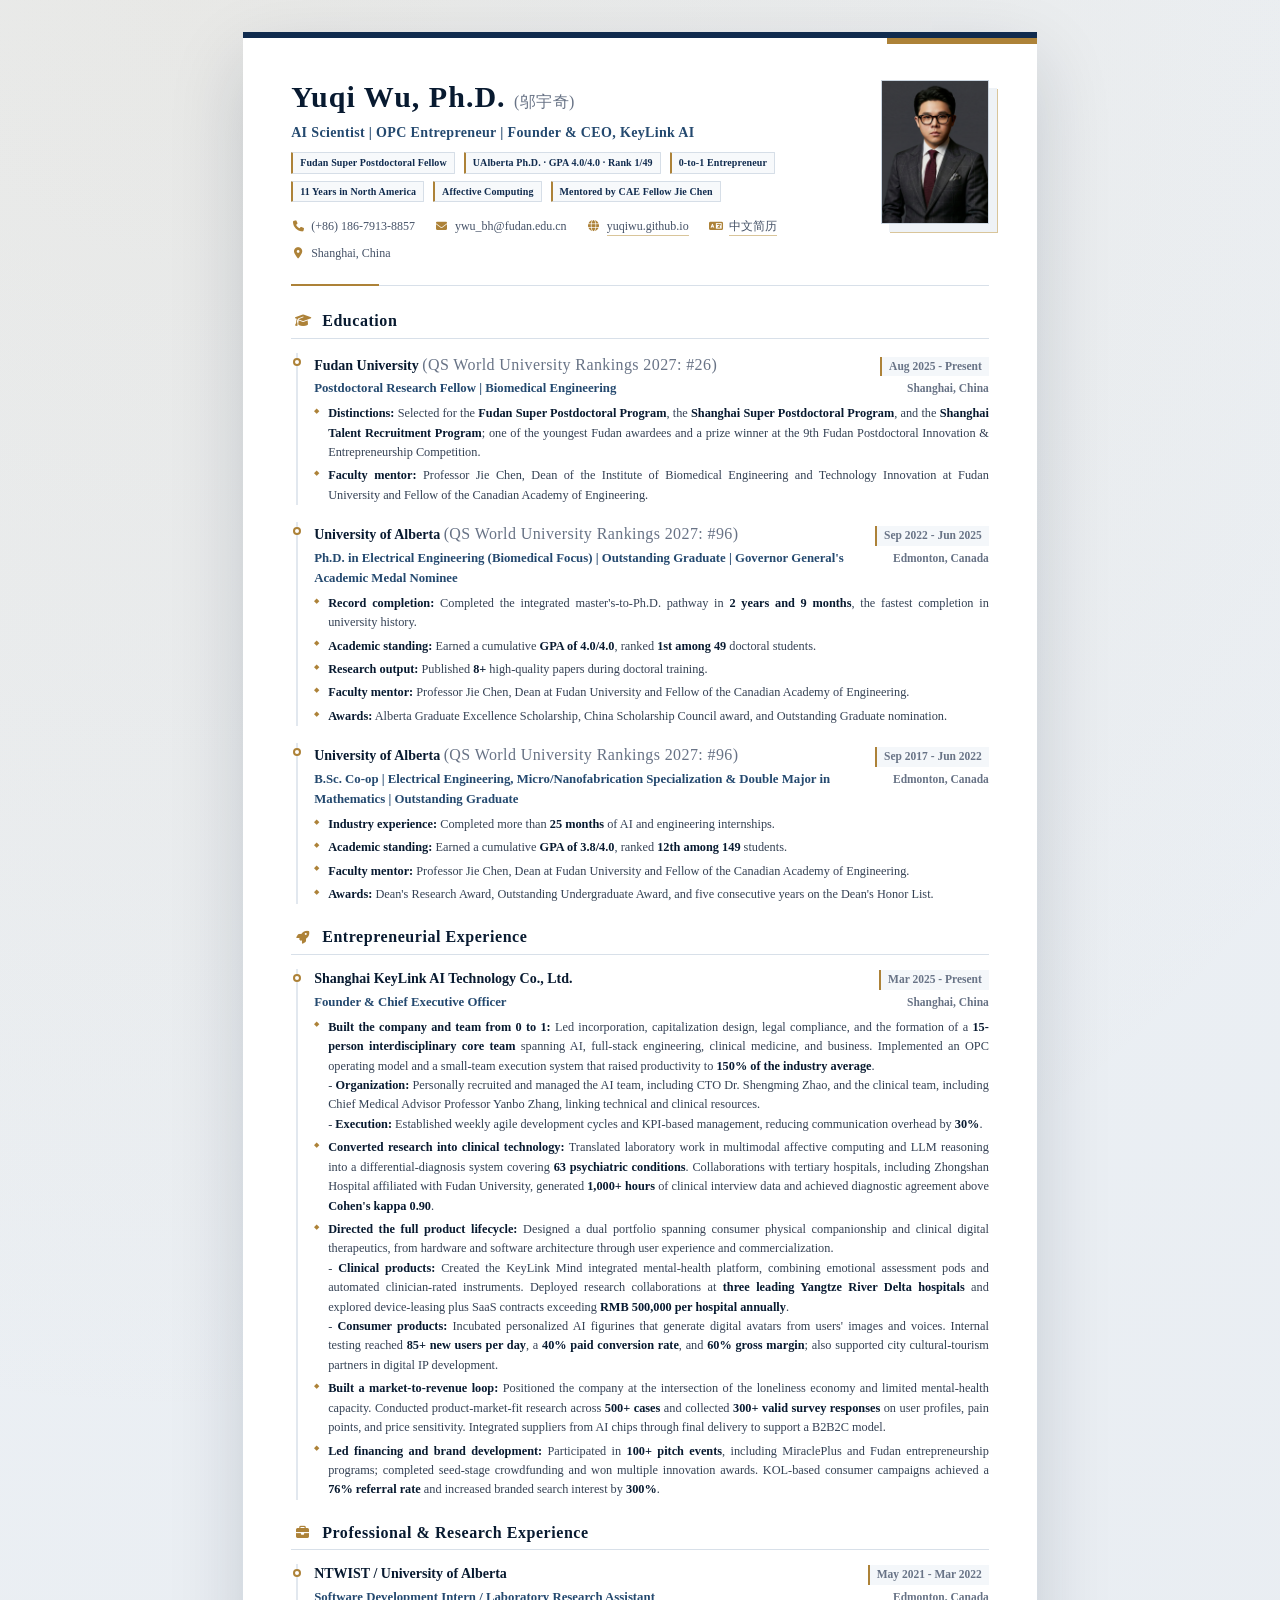
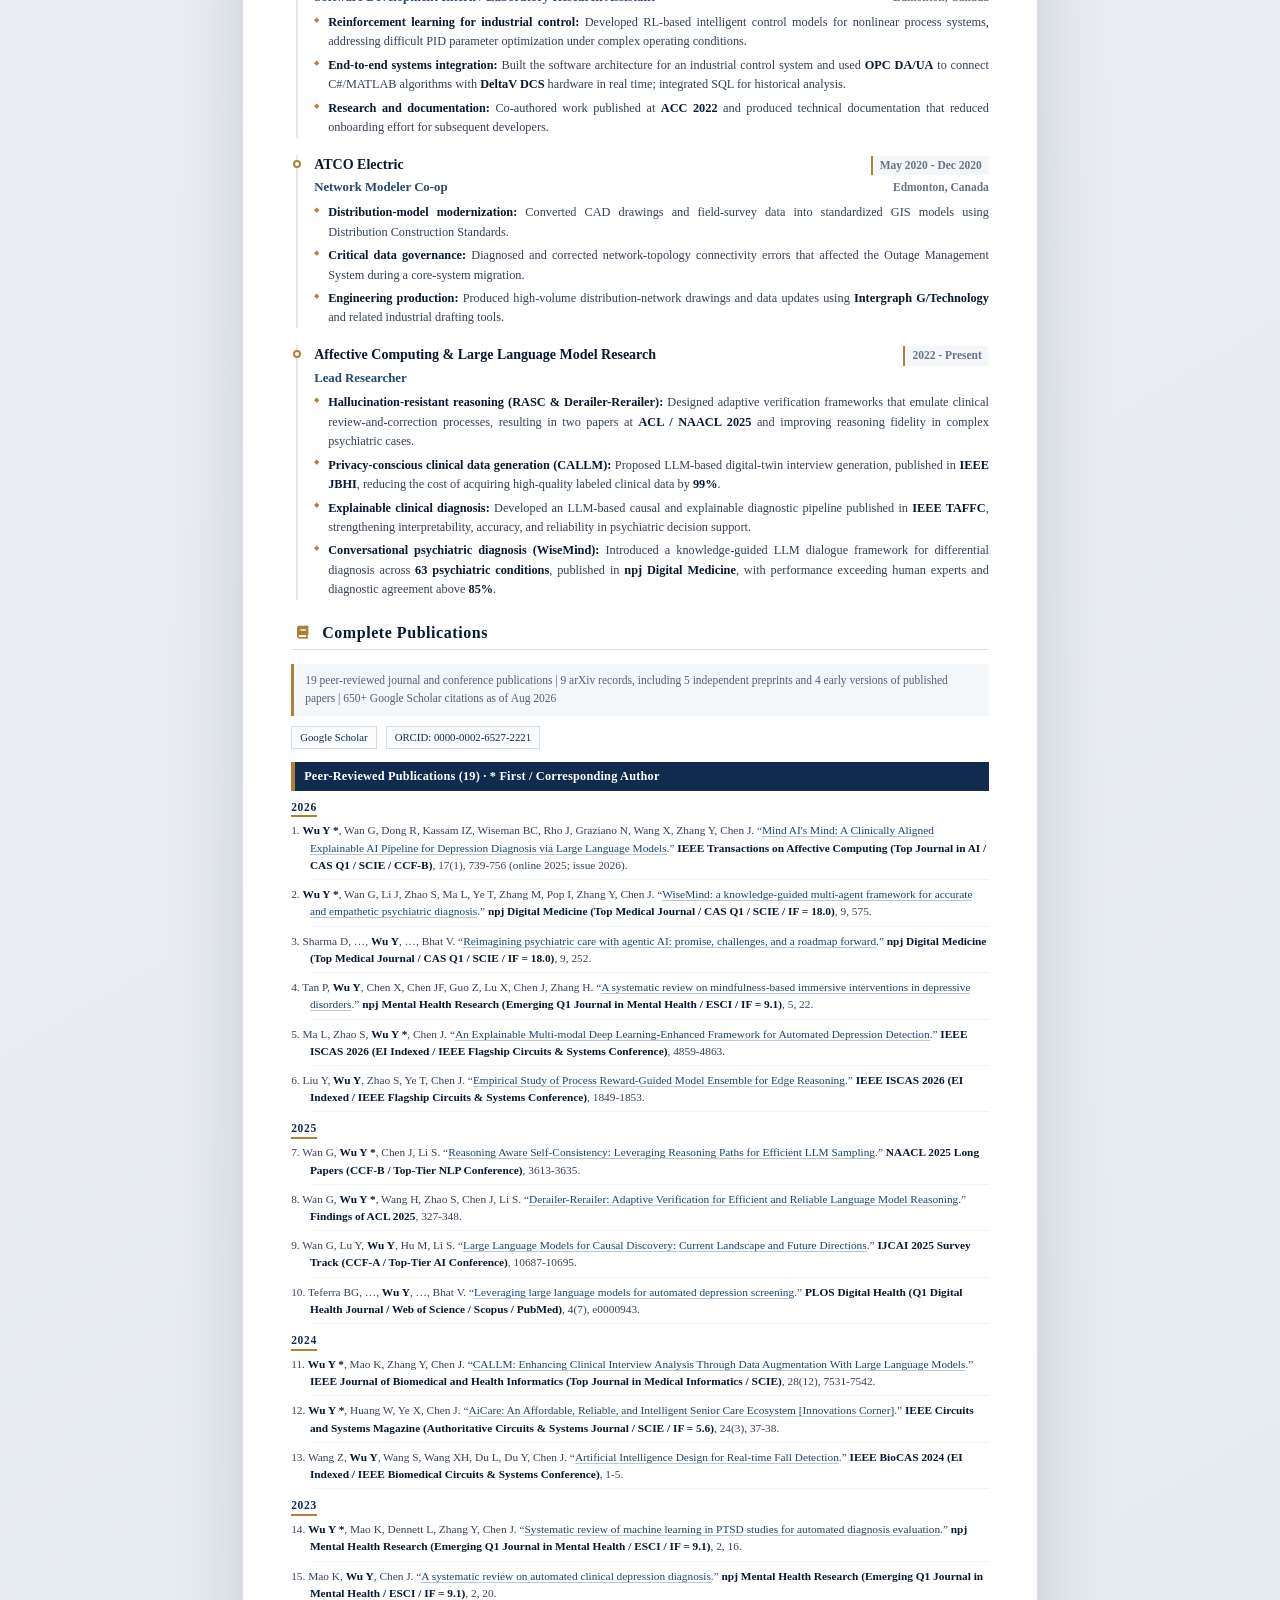
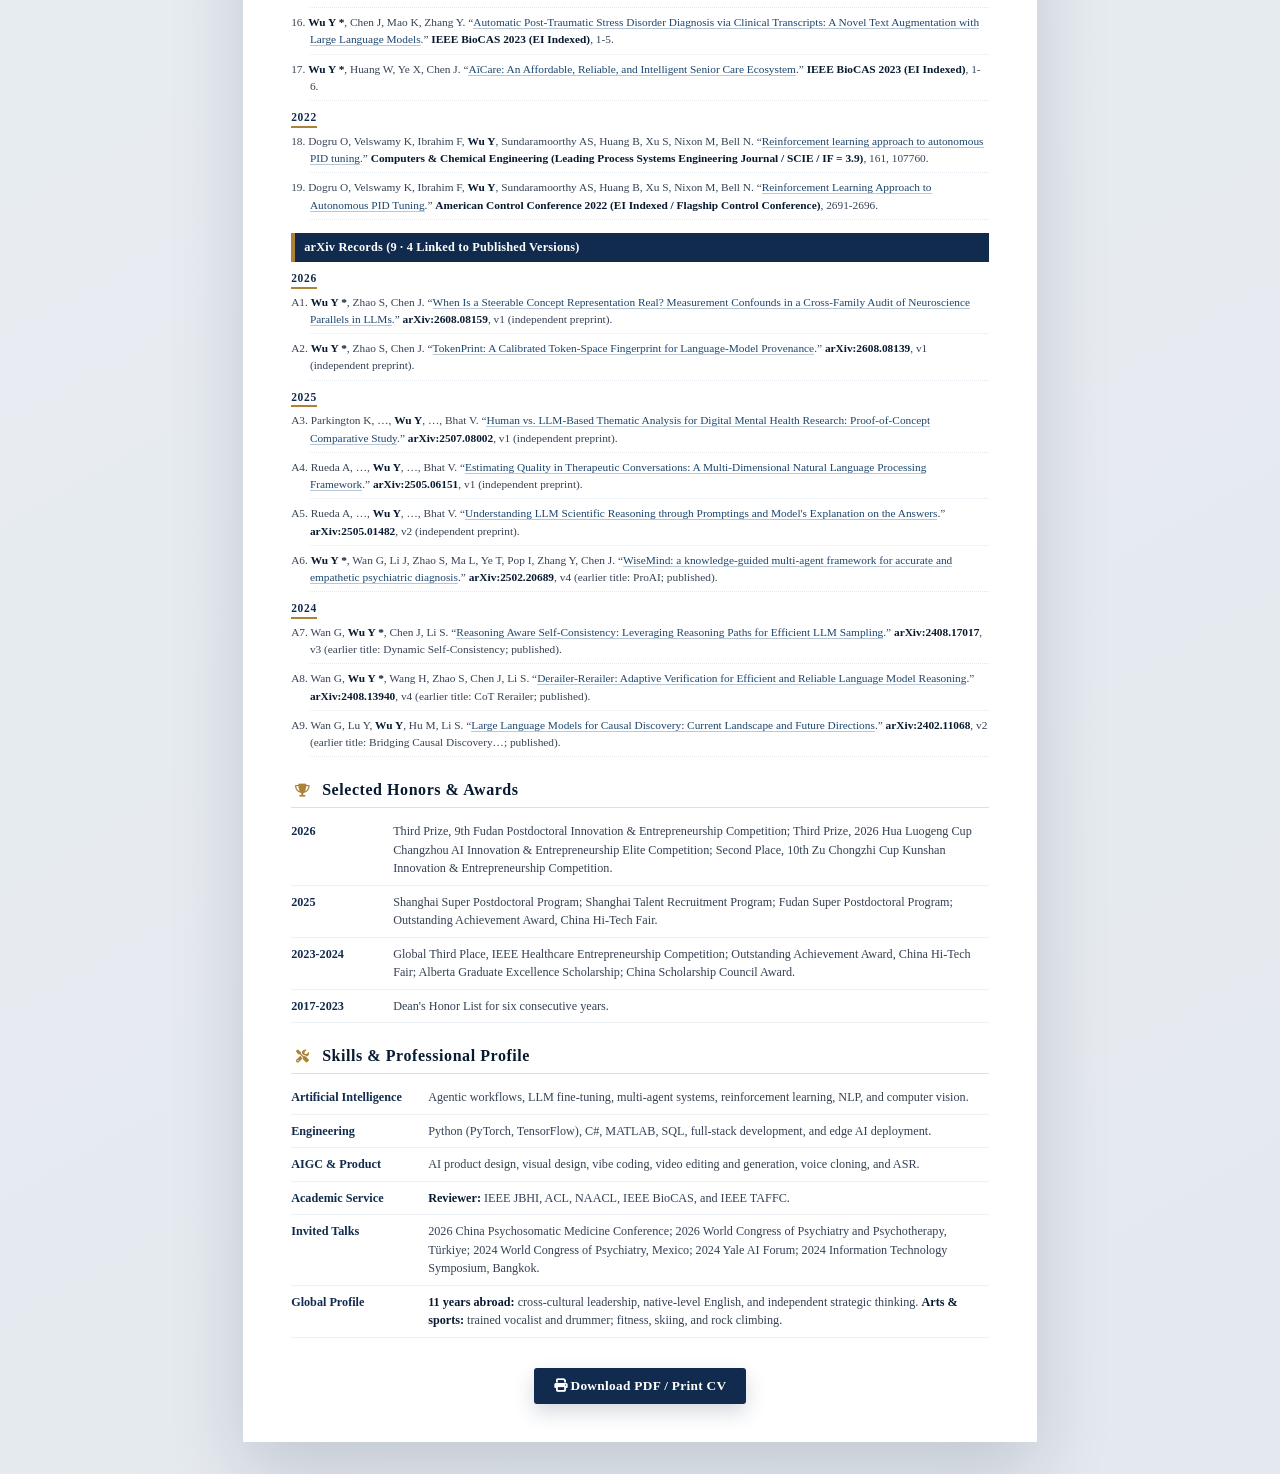
<file: YWU_CV_EN.html>
<!DOCTYPE html>
<html lang="en">
<head>
    <meta charset="UTF-8">
    <meta name="viewport" content="width=device-width, initial-scale=1.0">
    <meta name="description" content="Curriculum Vitae of Yuqi Wu, Ph.D. - AI scientist, entrepreneur, and affective computing researcher.">
    <title>Yuqi Wu, Ph.D. - Curriculum Vitae</title>
    <link rel="stylesheet" href="https://cdnjs.cloudflare.com/ajax/libs/font-awesome/6.4.0/css/all.min.css">
    <link rel="stylesheet" href="cv-shared.css">
</head>
<body>
    <main class="a4-page">
        <header class="header">
            <div class="header-main">
                <h1 class="name">Yuqi Wu, Ph.D. <span class="name-secondary">(邬宇奇)</span></h1>
                <div class="title">AI Scientist | OPC Entrepreneur | Founder &amp; CEO, KeyLink AI</div>
                <div class="tag-row">
                    <span class="tag">Fudan Super Postdoctoral Fellow</span>
                    <span class="tag">UAlberta Ph.D. · GPA 4.0/4.0 · Rank 1/49</span>
                    <span class="tag">0-to-1 Entrepreneur</span>
                    <span class="tag">11 Years in North America</span>
                    <span class="tag">Affective Computing</span>
                    <span class="tag">Mentored by CAE Fellow Jie Chen</span>
                </div>
                <div class="contact-row">
                    <span><i class="fas fa-phone"></i> (+86) 186-7913-8857</span>
                    <span><i class="fas fa-envelope"></i> ywu_bh@fudan.edu.cn</span>
                    <span><i class="fas fa-globe"></i> <a href="https://ywu99u.github.io/yuqiwu.github.io/">yuqiwu.github.io</a></span>
                    <span><i class="fas fa-language"></i> <a href="YWU_CV.html">中文简历</a></span>
                    <span><i class="fas fa-map-marker-alt"></i> Shanghai, China</span>
                </div>
            </div>
            <div class="photo-box"><img src="images/ywu.png" alt="Portrait of Yuqi Wu"></div>
        </header>

        <section>
            <div class="section-title"><i class="fas fa-graduation-cap"></i> Education</div>
            <div class="entry">
                <div class="entry-header">
                    <div class="entry-title">Fudan University <span class="name-secondary">(QS World University Rankings 2027: #26)</span></div>
                    <div class="entry-date">Aug 2025 - Present</div>
                </div>
                <div class="entry-header">
                    <div class="entry-subtitle">Postdoctoral Research Fellow | Biomedical Engineering</div>
                    <div class="entry-location">Shanghai, China</div>
                </div>
                <ul class="bullet-list">
                    <li><strong>Distinctions:</strong> Selected for the <strong>Fudan Super Postdoctoral Program</strong>, the <strong>Shanghai Super Postdoctoral Program</strong>, and the <strong>Shanghai Talent Recruitment Program</strong>; one of the youngest Fudan awardees and a prize winner at the 9th Fudan Postdoctoral Innovation &amp; Entrepreneurship Competition.</li>
                    <li><strong>Faculty mentor:</strong> Professor Jie Chen, Dean of the Institute of Biomedical Engineering and Technology Innovation at Fudan University and Fellow of the Canadian Academy of Engineering.</li>
                </ul>
            </div>

            <div class="entry">
                <div class="entry-header">
                    <div class="entry-title">University of Alberta <span class="name-secondary">(QS World University Rankings 2027: #96)</span></div>
                    <div class="entry-date">Sep 2022 - Jun 2025</div>
                </div>
                <div class="entry-header">
                    <div class="entry-subtitle">Ph.D. in Electrical Engineering (Biomedical Focus) | Outstanding Graduate | Governor General's Academic Medal Nominee</div>
                    <div class="entry-location">Edmonton, Canada</div>
                </div>
                <ul class="bullet-list">
                    <li><strong>Record completion:</strong> Completed the integrated master's-to-Ph.D. pathway in <strong>2 years and 9 months</strong>, the fastest completion in university history.</li>
                    <li><strong>Academic standing:</strong> Earned a cumulative <strong>GPA of 4.0/4.0</strong>, ranked <strong>1st among 49</strong> doctoral students.</li>
                    <li><strong>Research output:</strong> Published <strong>8+</strong> high-quality papers during doctoral training.</li>
                    <li><strong>Faculty mentor:</strong> Professor Jie Chen, Dean at Fudan University and Fellow of the Canadian Academy of Engineering.</li>
                    <li><strong>Awards:</strong> Alberta Graduate Excellence Scholarship, China Scholarship Council award, and Outstanding Graduate nomination.</li>
                </ul>
            </div>

            <div class="entry">
                <div class="entry-header">
                    <div class="entry-title">University of Alberta <span class="name-secondary">(QS World University Rankings 2027: #96)</span></div>
                    <div class="entry-date">Sep 2017 - Jun 2022</div>
                </div>
                <div class="entry-header">
                    <div class="entry-subtitle">B.Sc. Co-op | Electrical Engineering, Micro/Nanofabrication Specialization &amp; Double Major in Mathematics | Outstanding Graduate</div>
                    <div class="entry-location">Edmonton, Canada</div>
                </div>
                <ul class="bullet-list">
                    <li><strong>Industry experience:</strong> Completed more than <strong>25 months</strong> of AI and engineering internships.</li>
                    <li><strong>Academic standing:</strong> Earned a cumulative <strong>GPA of 3.8/4.0</strong>, ranked <strong>12th among 149</strong> students.</li>
                    <li><strong>Faculty mentor:</strong> Professor Jie Chen, Dean at Fudan University and Fellow of the Canadian Academy of Engineering.</li>
                    <li><strong>Awards:</strong> Dean's Research Award, Outstanding Undergraduate Award, and five consecutive years on the Dean's Honor List.</li>
                </ul>
            </div>
        </section>

        <section>
            <div class="section-title"><i class="fas fa-rocket"></i> Entrepreneurial Experience</div>
            <div class="entry">
                <div class="entry-header">
                    <div class="entry-title">Shanghai KeyLink AI Technology Co., Ltd.</div>
                    <div class="entry-date">Mar 2025 - Present</div>
                </div>
                <div class="entry-header">
                    <div class="entry-subtitle">Founder &amp; Chief Executive Officer</div>
                    <div class="entry-location">Shanghai, China</div>
                </div>
                <ul class="bullet-list">
                    <li><strong>Built the company and team from 0 to 1:</strong> Led incorporation, capitalization design, legal compliance, and the formation of a <strong>15-person interdisciplinary core team</strong> spanning AI, full-stack engineering, clinical medicine, and business. Implemented an OPC operating model and a small-team execution system that raised productivity to <strong>150% of the industry average</strong>.
                        <br>- <strong>Organization:</strong> Personally recruited and managed the AI team, including CTO Dr. Shengming Zhao, and the clinical team, including Chief Medical Advisor Professor Yanbo Zhang, linking technical and clinical resources.
                        <br>- <strong>Execution:</strong> Established weekly agile development cycles and KPI-based management, reducing communication overhead by <strong>30%</strong>.</li>
                    <li><strong>Converted research into clinical technology:</strong> Translated laboratory work in multimodal affective computing and LLM reasoning into a differential-diagnosis system covering <strong>63 psychiatric conditions</strong>. Collaborations with tertiary hospitals, including Zhongshan Hospital affiliated with Fudan University, generated <strong>1,000+ hours</strong> of clinical interview data and achieved diagnostic agreement above <strong>Cohen's kappa 0.90</strong>.</li>
                    <li><strong>Directed the full product lifecycle:</strong> Designed a dual portfolio spanning consumer physical companionship and clinical digital therapeutics, from hardware and software architecture through user experience and commercialization.
                        <br>- <strong>Clinical products:</strong> Created the KeyLink Mind integrated mental-health platform, combining emotional assessment pods and automated clinician-rated instruments. Deployed research collaborations at <strong>three leading Yangtze River Delta hospitals</strong> and explored device-leasing plus SaaS contracts exceeding <strong>RMB 500,000 per hospital annually</strong>.
                        <br>- <strong>Consumer products:</strong> Incubated personalized AI figurines that generate digital avatars from users' images and voices. Internal testing reached <strong>85+ new users per day</strong>, a <strong>40% paid conversion rate</strong>, and <strong>60% gross margin</strong>; also supported city cultural-tourism partners in digital IP development.</li>
                    <li><strong>Built a market-to-revenue loop:</strong> Positioned the company at the intersection of the loneliness economy and limited mental-health capacity. Conducted product-market-fit research across <strong>500+ cases</strong> and collected <strong>300+ valid survey responses</strong> on user profiles, pain points, and price sensitivity. Integrated suppliers from AI chips through final delivery to support a B2B2C model.</li>
                    <li><strong>Led financing and brand development:</strong> Participated in <strong>100+ pitch events</strong>, including MiraclePlus and Fudan entrepreneurship programs; completed seed-stage crowdfunding and won multiple innovation awards. KOL-based consumer campaigns achieved a <strong>76% referral rate</strong> and increased branded search interest by <strong>300%</strong>.</li>
                </ul>
            </div>
        </section>

        <section>
            <div class="section-title"><i class="fas fa-briefcase"></i> Professional &amp; Research Experience</div>
            <div class="entry">
                <div class="entry-header">
                    <div class="entry-title">NTWIST / University of Alberta</div>
                    <div class="entry-date">May 2021 - Mar 2022</div>
                </div>
                <div class="entry-header">
                    <div class="entry-subtitle">Software Development Intern / Laboratory Research Assistant</div>
                    <div class="entry-location">Edmonton, Canada</div>
                </div>
                <ul class="bullet-list">
                    <li><strong>Reinforcement learning for industrial control:</strong> Developed RL-based intelligent control models for nonlinear process systems, addressing difficult PID parameter optimization under complex operating conditions.</li>
                    <li><strong>End-to-end systems integration:</strong> Built the software architecture for an industrial control system and used <strong>OPC DA/UA</strong> to connect C#/MATLAB algorithms with <strong>DeltaV DCS</strong> hardware in real time; integrated SQL for historical analysis.</li>
                    <li><strong>Research and documentation:</strong> Co-authored work published at <strong>ACC 2022</strong> and produced technical documentation that reduced onboarding effort for subsequent developers.</li>
                </ul>
            </div>

            <div class="entry">
                <div class="entry-header">
                    <div class="entry-title">ATCO Electric</div>
                    <div class="entry-date">May 2020 - Dec 2020</div>
                </div>
                <div class="entry-header">
                    <div class="entry-subtitle">Network Modeler Co-op</div>
                    <div class="entry-location">Edmonton, Canada</div>
                </div>
                <ul class="bullet-list">
                    <li><strong>Distribution-model modernization:</strong> Converted CAD drawings and field-survey data into standardized GIS models using Distribution Construction Standards.</li>
                    <li><strong>Critical data governance:</strong> Diagnosed and corrected network-topology connectivity errors that affected the Outage Management System during a core-system migration.</li>
                    <li><strong>Engineering production:</strong> Produced high-volume distribution-network drawings and data updates using <strong>Intergraph G/Technology</strong> and related industrial drafting tools.</li>
                </ul>
            </div>

            <div class="entry">
                <div class="entry-header">
                    <div class="entry-title">Affective Computing &amp; Large Language Model Research</div>
                    <div class="entry-date">2022 - Present</div>
                </div>
                <div class="entry-subtitle">Lead Researcher</div>
                <ul class="bullet-list">
                    <li><strong>Hallucination-resistant reasoning (RASC &amp; Derailer-Rerailer):</strong> Designed adaptive verification frameworks that emulate clinical review-and-correction processes, resulting in two papers at <strong>ACL / NAACL 2025</strong> and improving reasoning fidelity in complex psychiatric cases.</li>
                    <li><strong>Privacy-conscious clinical data generation (CALLM):</strong> Proposed LLM-based digital-twin interview generation, published in <strong>IEEE JBHI</strong>, reducing the cost of acquiring high-quality labeled clinical data by <strong>99%</strong>.</li>
                    <li><strong>Explainable clinical diagnosis:</strong> Developed an LLM-based causal and explainable diagnostic pipeline published in <strong>IEEE TAFFC</strong>, strengthening interpretability, accuracy, and reliability in psychiatric decision support.</li>
                    <li><strong>Conversational psychiatric diagnosis (WiseMind):</strong> Introduced a knowledge-guided LLM dialogue framework for differential diagnosis across <strong>63 psychiatric conditions</strong>, published in <strong>npj Digital Medicine</strong>, with performance exceeding human experts and diagnostic agreement above <strong>85%</strong>.</li>
                </ul>
            </div>
        </section>

        <section>
            <div class="section-title"><i class="fas fa-book"></i> Complete Publications</div>
            <div class="pub-section-note">19 peer-reviewed journal and conference publications | 9 arXiv records, including 5 independent preprints and 4 early versions of published papers | 650+ Google Scholar citations as of Aug 2026</div>
            <div class="pub-profile-links">
                <a href="https://scholar.google.com/citations?user=nJSu8HcAAAAJ">Google Scholar</a>
                <a href="https://orcid.org/0000-0002-6527-2221">ORCID: 0000-0002-6527-2221</a>
            </div>
            <div class="pub-subheading">Peer-Reviewed Publications (19) · * First / Corresponding Author</div>

            <div class="pub-year-label">2026</div>
            <div class="pub-item">1. <strong>Wu Y *</strong>, Wan G, Dong R, Kassam IZ, Wiseman BC, Rho J, Graziano N, Wang X, Zhang Y, Chen J. “<a href="https://doi.org/10.1109/TAFFC.2025.3634148">Mind AI's Mind: A Clinically Aligned Explainable AI Pipeline for Depression Diagnosis via Large Language Models</a>.” <strong>IEEE Transactions on Affective Computing (Top Journal in AI / CAS Q1 / SCIE / CCF-B)</strong>, 17(1), 739-756 (online 2025; issue 2026).</div>
            <div class="pub-item">2. <strong>Wu Y *</strong>, Wan G, Li J, Zhao S, Ma L, Ye T, Zhang M, Pop I, Zhang Y, Chen J. “<a href="https://doi.org/10.1038/s41746-026-02559-9">WiseMind: a knowledge-guided multi-agent framework for accurate and empathetic psychiatric diagnosis</a>.” <strong>npj Digital Medicine (Top Medical Journal / CAS Q1 / SCIE / IF = 18.0)</strong>, 9, 575.</div>
            <div class="pub-item">3. Sharma D, …, <strong>Wu Y</strong>, …, Bhat V. “<a href="https://doi.org/10.1038/s41746-026-02453-4">Reimagining psychiatric care with agentic AI: promise, challenges, and a roadmap forward</a>.” <strong>npj Digital Medicine (Top Medical Journal / CAS Q1 / SCIE / IF = 18.0)</strong>, 9, 252.</div>
            <div class="pub-item">4. Tan P, <strong>Wu Y</strong>, Chen X, Chen JF, Guo Z, Lu X, Chen J, Zhang H. “<a href="https://doi.org/10.1038/s44184-026-00205-6">A systematic review on mindfulness-based immersive interventions in depressive disorders</a>.” <strong>npj Mental Health Research (Emerging Q1 Journal in Mental Health / ESCI / IF = 9.1)</strong>, 5, 22.</div>
            <div class="pub-item">5. Ma L, Zhao S, <strong>Wu Y *</strong>, Chen J. “<a href="https://doi.org/10.1109/ISCAS66217.2026.11562991">An Explainable Multi-modal Deep Learning-Enhanced Framework for Automated Depression Detection</a>.” <strong>IEEE ISCAS 2026 (EI Indexed / IEEE Flagship Circuits &amp; Systems Conference)</strong>, 4859-4863.</div>
            <div class="pub-item">6. Liu Y, <strong>Wu Y</strong>, Zhao S, Ye T, Chen J. “<a href="https://doi.org/10.1109/ISCAS66217.2026.11562617">Empirical Study of Process Reward-Guided Model Ensemble for Edge Reasoning</a>.” <strong>IEEE ISCAS 2026 (EI Indexed / IEEE Flagship Circuits &amp; Systems Conference)</strong>, 1849-1853.</div>

            <div class="pub-year-label">2025</div>
            <div class="pub-item">7. Wan G, <strong>Wu Y *</strong>, Chen J, Li S. “<a href="https://doi.org/10.18653/v1/2025.naacl-long.184">Reasoning Aware Self-Consistency: Leveraging Reasoning Paths for Efficient LLM Sampling</a>.” <strong>NAACL 2025 Long Papers (CCF-B / Top-Tier NLP Conference)</strong>, 3613-3635.</div>
            <div class="pub-item">8. Wan G, <strong>Wu Y *</strong>, Wang H, Zhao S, Chen J, Li S. “<a href="https://doi.org/10.18653/v1/2025.findings-acl.18">Derailer-Rerailer: Adaptive Verification for Efficient and Reliable Language Model Reasoning</a>.” <strong>Findings of ACL 2025</strong>, 327-348.</div>
            <div class="pub-item">9. Wan G, Lu Y, <strong>Wu Y</strong>, Hu M, Li S. “<a href="https://doi.org/10.24963/ijcai.2025/1186">Large Language Models for Causal Discovery: Current Landscape and Future Directions</a>.” <strong>IJCAI 2025 Survey Track (CCF-A / Top-Tier AI Conference)</strong>, 10687-10695.</div>
            <div class="pub-item">10. Teferra BG, …, <strong>Wu Y</strong>, …, Bhat V. “<a href="https://doi.org/10.1371/journal.pdig.0000943">Leveraging large language models for automated depression screening</a>.” <strong>PLOS Digital Health (Q1 Digital Health Journal / Web of Science / Scopus / PubMed)</strong>, 4(7), e0000943.</div>

            <div class="pub-year-label">2024</div>
            <div class="pub-item">11. <strong>Wu Y *</strong>, Mao K, Zhang Y, Chen J. “<a href="https://doi.org/10.1109/JBHI.2024.3435085">CALLM: Enhancing Clinical Interview Analysis Through Data Augmentation With Large Language Models</a>.” <strong>IEEE Journal of Biomedical and Health Informatics (Top Journal in Medical Informatics / SCIE)</strong>, 28(12), 7531-7542.</div>
            <div class="pub-item">12. <strong>Wu Y *</strong>, Huang W, Ye X, Chen J. “<a href="https://doi.org/10.1109/MCAS.2024.3358277">AiCare: An Affordable, Reliable, and Intelligent Senior Care Ecosystem [Innovations Corner]</a>.” <strong>IEEE Circuits and Systems Magazine (Authoritative Circuits &amp; Systems Journal / SCIE / IF = 5.6)</strong>, 24(3), 37-38.</div>
            <div class="pub-item">13. Wang Z, <strong>Wu Y</strong>, Wang S, Wang XH, Du L, Du Y, Chen J. “<a href="https://doi.org/10.1109/BioCAS61083.2024.10798394">Artificial Intelligence Design for Real-time Fall Detection</a>.” <strong>IEEE BioCAS 2024 (EI Indexed / IEEE Biomedical Circuits &amp; Systems Conference)</strong>, 1-5.</div>

            <div class="pub-year-label">2023</div>
            <div class="pub-item">14. <strong>Wu Y *</strong>, Mao K, Dennett L, Zhang Y, Chen J. “<a href="https://doi.org/10.1038/s44184-023-00035-w">Systematic review of machine learning in PTSD studies for automated diagnosis evaluation</a>.” <strong>npj Mental Health Research (Emerging Q1 Journal in Mental Health / ESCI / IF = 9.1)</strong>, 2, 16.</div>
            <div class="pub-item">15. Mao K, <strong>Wu Y</strong>, Chen J. “<a href="https://doi.org/10.1038/s44184-023-00040-z">A systematic review on automated clinical depression diagnosis</a>.” <strong>npj Mental Health Research (Emerging Q1 Journal in Mental Health / ESCI / IF = 9.1)</strong>, 2, 20.</div>
            <div class="pub-item">16. <strong>Wu Y *</strong>, Chen J, Mao K, Zhang Y. “<a href="https://doi.org/10.1109/BioCAS58349.2023.10388714">Automatic Post-Traumatic Stress Disorder Diagnosis via Clinical Transcripts: A Novel Text Augmentation with Large Language Models</a>.” <strong>IEEE BioCAS 2023 (EI Indexed)</strong>, 1-5.</div>
            <div class="pub-item">17. <strong>Wu Y *</strong>, Huang W, Ye X, Chen J. “<a href="https://doi.org/10.1109/BioCAS58349.2023.10388962">AīCare: An Affordable, Reliable, and Intelligent Senior Care Ecosystem</a>.” <strong>IEEE BioCAS 2023 (EI Indexed)</strong>, 1-6.</div>

            <div class="pub-year-label">2022</div>
            <div class="pub-item">18. Dogru O, Velswamy K, Ibrahim F, <strong>Wu Y</strong>, Sundaramoorthy AS, Huang B, Xu S, Nixon M, Bell N. “<a href="https://doi.org/10.1016/j.compchemeng.2022.107760">Reinforcement learning approach to autonomous PID tuning</a>.” <strong>Computers &amp; Chemical Engineering (Leading Process Systems Engineering Journal / SCIE / IF = 3.9)</strong>, 161, 107760.</div>
            <div class="pub-item">19. Dogru O, Velswamy K, Ibrahim F, <strong>Wu Y</strong>, Sundaramoorthy AS, Huang B, Xu S, Nixon M, Bell N. “<a href="https://doi.org/10.23919/ACC53348.2022.9867687">Reinforcement Learning Approach to Autonomous PID Tuning</a>.” <strong>American Control Conference 2022 (EI Indexed / Flagship Control Conference)</strong>, 2691-2696.</div>

            <div class="pub-subheading">arXiv Records (9 · 4 Linked to Published Versions)</div>
            <div class="pub-year-label">2026</div>
            <div class="pub-item">A1. <strong>Wu Y *</strong>, Zhao S, Chen J. “<a href="https://arxiv.org/abs/2608.08159">When Is a Steerable Concept Representation Real? Measurement Confounds in a Cross-Family Audit of Neuroscience Parallels in LLMs</a>.” <strong>arXiv:2608.08159</strong>, v1 (independent preprint).</div>
            <div class="pub-item">A2. <strong>Wu Y *</strong>, Zhao S, Chen J. “<a href="https://arxiv.org/abs/2608.08139">TokenPrint: A Calibrated Token-Space Fingerprint for Language-Model Provenance</a>.” <strong>arXiv:2608.08139</strong>, v1 (independent preprint).</div>
            <div class="pub-year-label">2025</div>
            <div class="pub-item">A3. Parkington K, …, <strong>Wu Y</strong>, …, Bhat V. “<a href="https://arxiv.org/abs/2507.08002">Human vs. LLM-Based Thematic Analysis for Digital Mental Health Research: Proof-of-Concept Comparative Study</a>.” <strong>arXiv:2507.08002</strong>, v1 (independent preprint).</div>
            <div class="pub-item">A4. Rueda A, …, <strong>Wu Y</strong>, …, Bhat V. “<a href="https://arxiv.org/abs/2505.06151">Estimating Quality in Therapeutic Conversations: A Multi-Dimensional Natural Language Processing Framework</a>.” <strong>arXiv:2505.06151</strong>, v1 (independent preprint).</div>
            <div class="pub-item">A5. Rueda A, …, <strong>Wu Y</strong>, …, Bhat V. “<a href="https://arxiv.org/abs/2505.01482">Understanding LLM Scientific Reasoning through Promptings and Model's Explanation on the Answers</a>.” <strong>arXiv:2505.01482</strong>, v2 (independent preprint).</div>
            <div class="pub-item">A6. <strong>Wu Y *</strong>, Wan G, Li J, Zhao S, Ma L, Ye T, Pop I, Zhang Y, Chen J. “<a href="https://arxiv.org/abs/2502.20689">WiseMind: a knowledge-guided multi-agent framework for accurate and empathetic psychiatric diagnosis</a>.” <strong>arXiv:2502.20689</strong>, v4 (earlier title: ProAI; published).</div>
            <div class="pub-year-label">2024</div>
            <div class="pub-item">A7. Wan G, <strong>Wu Y *</strong>, Chen J, Li S. “<a href="https://arxiv.org/abs/2408.17017">Reasoning Aware Self-Consistency: Leveraging Reasoning Paths for Efficient LLM Sampling</a>.” <strong>arXiv:2408.17017</strong>, v3 (earlier title: Dynamic Self-Consistency; published).</div>
            <div class="pub-item">A8. Wan G, <strong>Wu Y *</strong>, Wang H, Zhao S, Chen J, Li S. “<a href="https://arxiv.org/abs/2408.13940">Derailer-Rerailer: Adaptive Verification for Efficient and Reliable Language Model Reasoning</a>.” <strong>arXiv:2408.13940</strong>, v4 (earlier title: CoT Rerailer; published).</div>
            <div class="pub-item">A9. Wan G, Lu Y, <strong>Wu Y</strong>, Hu M, Li S. “<a href="https://arxiv.org/abs/2402.11068">Large Language Models for Causal Discovery: Current Landscape and Future Directions</a>.” <strong>arXiv:2402.11068</strong>, v2 (earlier title: Bridging Causal Discovery…; published).</div>
        </section>

        <section>
            <div class="section-title"><i class="fas fa-trophy"></i> Selected Honors &amp; Awards</div>
            <div class="award-list"><div class="award-year">2026</div><div>Third Prize, 9th Fudan Postdoctoral Innovation &amp; Entrepreneurship Competition; Third Prize, 2026 Hua Luogeng Cup Changzhou AI Innovation &amp; Entrepreneurship Elite Competition; Second Place, 10th Zu Chongzhi Cup Kunshan Innovation &amp; Entrepreneurship Competition.</div></div>
            <div class="award-list"><div class="award-year">2025</div><div>Shanghai Super Postdoctoral Program; Shanghai Talent Recruitment Program; Fudan Super Postdoctoral Program; Outstanding Achievement Award, China Hi-Tech Fair.</div></div>
            <div class="award-list"><div class="award-year">2023-2024</div><div>Global Third Place, IEEE Healthcare Entrepreneurship Competition; Outstanding Achievement Award, China Hi-Tech Fair; Alberta Graduate Excellence Scholarship; China Scholarship Council Award.</div></div>
            <div class="award-list"><div class="award-year">2017-2023</div><div>Dean's Honor List for six consecutive years.</div></div>
        </section>

        <section>
            <div class="section-title"><i class="fas fa-tools"></i> Skills &amp; Professional Profile</div>
            <div class="skills-grid"><div class="skills-label">Artificial Intelligence</div><div>Agentic workflows, LLM fine-tuning, multi-agent systems, reinforcement learning, NLP, and computer vision.</div></div>
            <div class="skills-grid"><div class="skills-label">Engineering</div><div>Python (PyTorch, TensorFlow), C#, MATLAB, SQL, full-stack development, and edge AI deployment.</div></div>
            <div class="skills-grid"><div class="skills-label">AIGC &amp; Product</div><div>AI product design, visual design, vibe coding, video editing and generation, voice cloning, and ASR.</div></div>
            <div class="skills-grid"><div class="skills-label">Academic Service</div><div><strong>Reviewer:</strong> IEEE JBHI, ACL, NAACL, IEEE BioCAS, and IEEE TAFFC.</div></div>
            <div class="skills-grid"><div class="skills-label">Invited Talks</div><div>2026 China Psychosomatic Medicine Conference; 2026 World Congress of Psychiatry and Psychotherapy, Türkiye; 2024 World Congress of Psychiatry, Mexico; 2024 Yale AI Forum; 2024 Information Technology Symposium, Bangkok.</div></div>
            <div class="skills-grid"><div class="skills-label">Global Profile</div><div><strong>11 years abroad:</strong> cross-cultural leadership, native-level English, and independent strategic thinking. <strong>Arts &amp; sports:</strong> trained vocalist and drummer; fitness, skiing, and rock climbing.</div></div>
        </section>

        <div class="no-print"><button onclick="window.print()"><i class="fas fa-print"></i> Download PDF / Print CV</button></div>
    </main>
</body>
</html>
</file>
<file: styles.css>
﻿:root {
  --bg: #f5f3f0;
  --bg-2: #ece7e2;
  --ink: #2b2a28;
  --ink-soft: #4f4a45;
  --accent: #7f8b80;
  --accent-dark: #5f6f64;
  --muted: #b7b0a6;
  --card: #fbf9f6;
  --line: #ded7cf;
  --shadow: 0 20px 50px rgba(43, 42, 40, 0.12);
}

* {
  box-sizing: border-box;
}

body {
  margin: 0;
  font-family: "Noto Sans SC", "Segoe UI", sans-serif;
  color: var(--ink);
  background: radial-gradient(circle at 20% 10%, #f2ede7 0%, var(--bg) 45%, var(--bg-2) 100%);
  min-height: 100vh;
}

h1, h2, h3 {
  font-family: "Cormorant Garamond", "Noto Sans SC", serif;
  letter-spacing: 0.2px;
  margin: 0 0 12px 0;
}

p {
  margin: 0 0 10px 0;
  line-height: 1.7;
  color: var(--ink-soft);
}

a {
  color: inherit;
  text-decoration: none;
}

main {
  padding: 40px 6vw 80px;
  position: relative;
  z-index: 1;
}

.bg-orb {
  position: fixed;
  border-radius: 50%;
  filter: blur(0px);
  opacity: 0.55;
  z-index: 0;
}

.orb-1 {
  width: 320px;
  height: 320px;
  background: #d9d2c9;
  top: -80px;
  left: -60px;
}

.orb-2 {
  width: 260px;
  height: 260px;
  background: #cfd7cd;
  bottom: -80px;
  right: -40px;
}

.noise {
  position: fixed;
  inset: 0;
  background-image: url("data:image/svg+xml,%3Csvg xmlns='http://www.w3.org/2000/svg' width='120' height='120' viewBox='0 0 120 120'%3E%3Cfilter id='n'%3E%3CfeTurbulence type='fractalNoise' baseFrequency='0.8' numOctaves='2' stitchTiles='stitch'/%3E%3C/filter%3E%3Crect width='120' height='120' filter='url(%23n)' opacity='0.04'/%3E%3C/svg%3E");
  pointer-events: none;
  z-index: 0;
}

.site-header {
  display: flex;
  align-items: center;
  justify-content: space-between;
  padding: 24px 6vw 0;
  position: sticky;
  top: 0;
  backdrop-filter: blur(12px);
  background: rgba(245, 243, 240, 0.9);
  z-index: 10;
}

.brand {
  display: flex;
  align-items: center;
  gap: 12px;
  font-weight: 600;
}

.brand-mark {
  width: 36px;
  height: 36px;
  border-radius: 50%;
  background: var(--accent-dark);
  color: white;
  display: grid;
  place-items: center;
  font-size: 14px;
  letter-spacing: 1px;
}

.nav {
  display: flex;
  align-items: center;
  gap: 22px;
  font-size: 14px;
}

.nav a {
  color: var(--ink-soft);
  position: relative;
}

.nav a::after {
  content: "";
  position: absolute;
  left: 0;
  bottom: -6px;
  width: 0;
  height: 2px;
  background: var(--accent);
  transition: width 0.25s ease;
}

.nav a:hover::after {
  width: 100%;
}

.nav .cta {
  padding: 8px 14px;
  border: 1px solid var(--accent);
  border-radius: 20px;
  color: var(--accent-dark);
  transition: all 0.25s ease;
}

.nav .cta:hover {
  background: var(--accent);
  color: white;
}

.lang-toggle {
  border: 1px solid var(--line);
  background: var(--card);
  padding: 6px 12px;
  border-radius: 16px;
  font-size: 12px;
  cursor: pointer;
  color: var(--ink);
}

.hero {
  display: grid;
  grid-template-columns: minmax(0, 1.2fr) minmax(0, 0.8fr);
  gap: 40px;
  align-items: center;
  margin-top: 40px;
}

.eyebrow {
  text-transform: uppercase;
  font-size: 12px;
  letter-spacing: 2px;
  color: var(--accent-dark);
  margin-bottom: 10px;
}

.hero-subtitle {
  font-size: 16px;
}

.hero-actions {
  display: flex;
  gap: 14px;
  margin: 24px 0 18px;
}

.primary, .ghost {
  display: inline-flex;
  align-items: center;
  justify-content: center;
  padding: 10px 20px;
  border-radius: 24px;
  font-size: 14px;
  border: 1px solid var(--accent-dark);
  transition: all 0.3s ease;
}

.primary {
  background: var(--accent-dark);
  color: white;
}

.primary:hover {
  background: var(--accent);
  border-color: var(--accent);
}

.ghost {
  color: var(--accent-dark);
  background: transparent;
}

.ghost:hover {
  background: rgba(127, 139, 128, 0.12);
}

.hero-meta {
  display: flex;
  gap: 20px;
  font-size: 13px;
  color: var(--muted);
}

.hero-card {
  background: var(--card);
  border: 1px solid var(--line);
  border-radius: 24px;
  padding: 18px;
  box-shadow: var(--shadow);
  text-align: center;
}

.hero-card img {
  width: 100%;
  border-radius: 18px;
  object-fit: cover;
  height: 320px;
}

.hero-card-info {
  padding: 16px 0 6px;
}

.section {
  margin-top: 80px;
  scroll-margin-top: 100px;
}

.section-header {
  max-width: 680px;
  margin-bottom: 26px;
}

.grid {
  display: grid;
  gap: 18px;
}

.grid.two {
  grid-template-columns: repeat(2, minmax(0, 1fr));
}

.grid.three {
  grid-template-columns: repeat(3, minmax(0, 1fr));
}

.panel {
  background: var(--card);
  border: 1px solid var(--line);
  padding: 22px;
  border-radius: 20px;
  box-shadow: 0 10px 25px rgba(43, 42, 40, 0.08);
}

.panel.stat {
  display: flex;
  flex-direction: column;
  justify-content: center;
  align-items: center;
  text-align: center;
}

.stat-number {
  font-size: 36px;
  color: var(--accent-dark);
  font-family: "Cormorant Garamond", serif;
  margin-bottom: 6px;
}

.stat-label {
  color: var(--ink-soft);
}

.panel.list ul {
  margin: 0;
  padding-left: 18px;
  color: var(--ink-soft);
}

.publication-header {
  display: flex;
  align-items: flex-end;
  justify-content: space-between;
  gap: 24px;
  margin-bottom: 22px;
}

.publication-header .section-header {
  margin-bottom: 0;
}

.publication-profiles {
  display: flex;
  flex-wrap: wrap;
  justify-content: flex-end;
  gap: 10px;
}

.publication-profiles a,
.publication-links a {
  border: 1px solid var(--line);
  border-radius: 999px;
  color: var(--accent-dark);
  font-size: 12px;
  font-weight: 600;
  line-height: 1;
  padding: 8px 11px;
  transition: background 0.2s ease, border-color 0.2s ease, color 0.2s ease;
}

.publication-profiles a:hover,
.publication-links a:hover {
  background: var(--accent-dark);
  border-color: var(--accent-dark);
  color: white;
}

.publication-overview {
  display: grid;
  grid-template-columns: repeat(3, minmax(0, 1fr));
  gap: 12px;
  margin-bottom: 18px;
}

.publication-stat {
  align-items: baseline;
  background: rgba(251, 249, 246, 0.72);
  border: 1px solid var(--line);
  border-radius: 16px;
  display: flex;
  gap: 10px;
  padding: 14px 16px;
}

.publication-stat strong {
  color: var(--accent-dark);
  font-family: "Cormorant Garamond", serif;
  font-size: 30px;
  line-height: 1;
}

.publication-stat span {
  color: var(--ink-soft);
  font-size: 13px;
}

.publication-groups {
  display: grid;
  gap: 16px;
}

.panel.publication-group {
  overflow: hidden;
  padding: 0;
}

.publication-group summary {
  align-items: center;
  cursor: pointer;
  display: grid;
  gap: 14px;
  grid-template-columns: minmax(0, 1fr) auto auto;
  list-style: none;
  min-height: 72px;
  padding: 18px 22px;
  user-select: none;
}

.publication-group summary::-webkit-details-marker {
  display: none;
}

.publication-group summary::after {
  color: var(--accent-dark);
  content: "+";
  font-size: 24px;
  font-weight: 300;
  line-height: 1;
  width: 18px;
}

.publication-group[open] summary {
  border-bottom: 1px solid var(--line);
}

.publication-group[open] summary::after {
  content: "−";
}

.publication-group summary:focus-visible,
a:focus-visible,
.lang-toggle:focus-visible {
  outline: 2px solid var(--accent-dark);
  outline-offset: 3px;
}

.publication-summary-copy {
  display: grid;
  gap: 3px;
}

.publication-summary-title {
  color: var(--ink);
  font-family: "Cormorant Garamond", "Noto Sans SC", serif;
  font-size: 22px;
  font-weight: 700;
}

.publication-summary-desc {
  color: var(--muted);
  font-size: 12px;
}

.publication-count {
  align-items: center;
  background: rgba(127, 139, 128, 0.12);
  border-radius: 999px;
  color: var(--accent-dark);
  display: inline-flex;
  font-size: 12px;
  font-weight: 700;
  height: 28px;
  justify-content: center;
  min-width: 36px;
  padding: 0 10px;
}

.publication-list {
  counter-reset: publication;
  padding: 0 22px 8px;
}

.publication-year-group {
  display: grid;
  gap: 18px;
  grid-template-columns: 58px minmax(0, 1fr);
  padding: 20px 0 4px;
}

.publication-year {
  color: var(--accent-dark);
  font-size: 18px;
  line-height: 1.2;
  margin: 2px 0 0;
  position: sticky;
  top: 96px;
  align-self: start;
}

.publication-items {
  border-top: 1px solid var(--line);
}

.publication-entry {
  border-bottom: 1px solid var(--line);
  counter-increment: publication;
  display: grid;
  gap: 12px;
  grid-template-columns: 30px minmax(0, 1fr);
  padding: 16px 0;
}

.publication-entry:last-child {
  border-bottom: 0;
}

.publication-index::before {
  color: var(--muted);
  content: counter(publication, decimal-leading-zero);
  font-family: "Cormorant Garamond", serif;
  font-size: 14px;
  font-weight: 600;
}

.publication-body h4 {
  font-family: "Noto Sans SC", "Segoe UI", sans-serif;
  font-size: 15px;
  font-weight: 600;
  line-height: 1.5;
  margin: 0 0 6px;
}

.publication-body h4 a {
  text-decoration-color: transparent;
  text-decoration-line: underline;
  text-decoration-thickness: 1px;
  text-underline-offset: 4px;
  transition: color 0.2s ease, text-decoration-color 0.2s ease;
}

.publication-body h4 a:hover {
  color: var(--accent-dark);
  text-decoration-color: var(--accent-dark);
}

.publication-authors {
  color: var(--ink-soft);
  font-size: 12px;
  line-height: 1.55;
  margin-bottom: 7px;
}

.self-author {
  color: var(--accent-dark);
  font-weight: 700;
}

.publication-meta,
.publication-links {
  align-items: center;
  display: flex;
  flex-wrap: wrap;
  gap: 7px 9px;
}

.publication-meta {
  color: var(--muted);
  font-size: 12px;
}

.publication-links {
  color: var(--muted);
  font-size: 11px;
  margin-top: 9px;
}

.publication-links a {
  padding: 6px 9px;
}

.publication-badge {
  border-radius: 999px;
  display: inline-flex;
  font-size: 10px;
  font-weight: 700;
  letter-spacing: 0.2px;
  line-height: 1;
  padding: 5px 8px;
}

.publication-badge.journal {
  background: #e9eee9;
  color: #52665a;
}

.publication-badge.conference {
  background: #eee9e3;
  color: #765f49;
}

.publication-badge.arxiv {
  background: #f1e4e2;
  color: #8a4d47;
}

.publication-badge.linked {
  background: #e8e7f1;
  color: #595673;
}

.site-footer {
  padding: 30px 6vw 40px;
  color: var(--muted);
  text-align: center;
  font-size: 12px;
}

@media (max-width: 980px) {
  .hero {
    grid-template-columns: 1fr;
  }

  .nav {
    display: none;
  }

  .grid.two {
    grid-template-columns: 1fr;
  }

  .grid.three {
    grid-template-columns: 1fr;
  }

  .publication-header {
    align-items: flex-start;
    flex-direction: column;
  }

  .publication-profiles {
    justify-content: flex-start;
  }

  .hero-card img {
    height: 280px;
  }
}

@media (max-width: 620px) {
  .site-header {
    flex-wrap: wrap;
    gap: 12px;
  }

  .hero-actions {
    flex-direction: column;
    align-items: flex-start;
  }

  .hero-meta {
    flex-direction: column;
    gap: 6px;
  }

  .publication-overview {
    grid-template-columns: 1fr;
  }

  .publication-group summary {
    min-height: 64px;
    padding: 16px;
  }

  .publication-list {
    padding: 0 16px 6px;
  }

  .publication-year-group {
    gap: 10px;
    grid-template-columns: 1fr;
  }

  .publication-year {
    position: static;
  }

  .publication-entry {
    gap: 8px;
    grid-template-columns: 24px minmax(0, 1fr);
  }

  .publication-body h4 {
    overflow-wrap: anywhere;
  }
}

@media print {
  .publication-group > * {
    display: block !important;
  }
}
</file>
<file: cv-shared.css>
:root {
    --navy: #102b4e;
    --navy-deep: #081a30;
    --navy-soft: #24496f;
    --gold: #ad8238;
    --gold-soft: #d9c59a;
    --text: #344154;
    --muted: #687386;
    --line: #d8e0e9;
    --wash: #f4f7fa;
    --paper: #ffffff;
}

body.dance-cv {
    --navy: #51283f;
    --navy-deep: #2d1726;
    --navy-soft: #74435f;
    --gold: #b48343;
    --gold-soft: #dcc7a6;
    --text: #463b44;
    --muted: #766a73;
    --line: #e3dbe0;
    --wash: #faf6f8;
}

*, *::before, *::after { box-sizing: border-box; }

html { background: #e9edf2; }

body {
    margin: 0;
    padding: 32px 18px;
    color: var(--text);
    background:
        radial-gradient(circle at 15% 0%, rgba(173, 130, 56, 0.08), transparent 30%),
        linear-gradient(150deg, #edf1f5 0%, #e4e9ef 100%);
    font-family: "Times New Roman", "SimSun", "宋体", "Songti SC", "STSong", serif;
    font-style: normal;
    line-height: 1.55;
    -webkit-font-smoothing: antialiased;
    text-rendering: optimizeLegibility;
}

body.dance-cv {
    background:
        radial-gradient(circle at 15% 0%, rgba(180, 131, 67, 0.11), transparent 31%),
        linear-gradient(150deg, #f2edef 0%, #e9e3e7 100%);
}

h1, h2, h3, div, span, p, li, a, strong, button { font-style: normal; }
a { color: inherit; }

.a4-page {
    position: relative;
    width: 100%;
    max-width: 210mm;
    min-height: 297mm;
    margin: 0 auto;
    padding: 42px 48px 38px;
    overflow: hidden;
    background: var(--paper);
    border-top: 6px solid var(--navy);
    box-shadow: 0 28px 70px rgba(8, 26, 48, 0.16);
}

.a4-page::before {
    content: "";
    position: absolute;
    top: 0;
    right: 0;
    width: 150px;
    height: 6px;
    background: var(--gold);
}

.header {
    position: relative;
    display: flex;
    justify-content: space-between;
    align-items: flex-start;
    gap: 28px;
    margin-bottom: 24px;
    padding: 0 0 22px;
    border-bottom: 1px solid var(--line);
}

.header::after {
    content: "";
    position: absolute;
    bottom: -1px;
    left: 0;
    width: 88px;
    height: 2px;
    background: var(--gold);
}

.header-main { flex: 1; margin-right: 24px; }

.name {
    margin: 0;
    color: var(--navy-deep);
    font-size: 30px;
    font-weight: 700;
    line-height: 1.15;
    letter-spacing: 1px;
}

.name-secondary {
    color: var(--muted);
    font-size: 16px;
    font-weight: 400;
    letter-spacing: 0.4px;
}

.title {
    margin-top: 7px;
    color: var(--navy-soft);
    font-size: 14px;
    font-weight: 700;
    letter-spacing: 0.35px;
}

.tag-row { margin-top: 2px; }

.tag {
    display: inline-block;
    margin: 7px 5px 0 0;
    padding: 2px 7px;
    color: var(--navy);
    background: #f7f9fb;
    border: 1px solid #d6dee7;
    border-left: 2px solid var(--gold);
    border-radius: 1px;
    font-size: 10px;
    font-weight: 700;
    letter-spacing: 0.12px;
}

.contact-row {
    display: flex;
    flex-wrap: wrap;
    gap: 8px 20px;
    margin-top: 14px;
    color: #455267;
    font-size: 12px;
}

.contact-row span {
    display: flex;
    align-items: center;
    white-space: nowrap;
}

.contact-row i {
    width: 14px;
    margin-right: 6px;
    color: var(--gold);
    font-size: 11px;
    text-align: center;
}

.contact-row a {
    border-bottom: 1px solid var(--gold-soft);
    text-decoration: none;
}

.photo-box {
    display: flex;
    width: 108px;
    height: 144px;
    flex-shrink: 0;
    align-items: center;
    justify-content: center;
    overflow: hidden;
    background: var(--wash);
    border: 1px solid #cbd5df;
    box-shadow: 8px 8px 0 #eef2f6, 9px 9px 0 var(--gold-soft);
}

.photo-box.portrait { width: 112px; height: 150px; }

.photo-box img {
    width: 100%;
    height: 100%;
    object-fit: cover;
}

.photo-box.portrait img { object-position: 50% 28%; }

section { margin-top: 22px; }

.section-title {
    display: flex;
    align-items: center;
    margin: 0 0 14px;
    padding-bottom: 6px;
    color: var(--navy-deep);
    border-bottom: 1px solid var(--line);
    font-size: 16px;
    font-weight: 700;
    line-height: 1.35;
    letter-spacing: 0.55px;
}

.section-title i {
    width: 24px;
    margin-right: 7px;
    color: var(--gold);
    font-size: 13px;
    text-align: center;
}

.profile-summary {
    margin: -2px 0 16px;
    padding: 11px 14px;
    color: #4e596b;
    background: var(--wash);
    border-left: 3px solid var(--gold);
    font-size: 12.4px;
    line-height: 1.62;
    text-align: justify;
}

.entry {
    position: relative;
    margin: 0 0 17px 5px;
    padding-left: 16px;
    border-left: 2px solid #e2e8ef;
    break-inside: auto;
}

.entry::before {
    content: "";
    position: absolute;
    top: 5px;
    left: -5px;
    width: 8px;
    height: 8px;
    background: var(--paper);
    border: 2px solid var(--gold);
    border-radius: 50%;
}

.entry-header {
    display: flex;
    justify-content: space-between;
    align-items: baseline;
    gap: 16px;
    margin-bottom: 3px;
}

.entry-title {
    color: var(--navy-deep);
    font-size: 14px;
    font-weight: 700;
    line-height: 1.45;
}

.entry-subtitle {
    color: var(--navy-soft);
    font-size: 12.8px;
    font-weight: 700;
}

.entry-date,
.entry-location {
    flex-shrink: 0;
    color: var(--muted);
    font-size: 11.5px;
    font-weight: 700;
    text-align: right;
    white-space: nowrap;
}

.entry-date {
    padding: 1px 7px;
    background: var(--wash);
    border-left: 2px solid var(--gold);
}

.bullet-list {
    margin: 5px 0 0;
    padding-left: 0;
    list-style: none;
}

.bullet-list li {
    position: relative;
    margin-bottom: 4px;
    padding-left: 14px;
    color: var(--text);
    font-size: 12.3px;
    line-height: 1.58;
    text-align: justify;
}

.bullet-list li::before {
    content: "◆";
    position: absolute;
    top: 0.25em;
    left: 0;
    color: var(--gold);
    font-size: 7px;
}

strong { color: var(--navy-deep); font-weight: 700; }

.achievement-grid {
    display: grid;
    grid-template-columns: repeat(4, 1fr);
    gap: 8px;
    margin: 0 0 16px;
}

.achievement-card {
    padding: 10px 9px;
    background: var(--wash);
    border-top: 2px solid var(--gold);
    text-align: center;
}

.achievement-value {
    display: block;
    color: var(--navy-deep);
    font-size: 18px;
    font-weight: 700;
    line-height: 1.15;
}

.achievement-label {
    display: block;
    margin-top: 3px;
    color: var(--muted);
    font-size: 9.8px;
    line-height: 1.35;
}

.focus-grid {
    display: grid;
    grid-template-columns: repeat(2, 1fr);
    gap: 9px;
    margin-bottom: 16px;
}

.focus-card {
    padding: 11px 12px;
    background: var(--wash);
    border-left: 2px solid var(--gold);
}

.focus-title {
    display: block;
    margin-bottom: 4px;
    color: var(--navy-deep);
    font-size: 12.2px;
    font-weight: 700;
}

.focus-text {
    color: var(--text);
    font-size: 11.6px;
    line-height: 1.55;
    text-align: justify;
}

.award-list {
    display: grid;
    grid-template-columns: 90px 1fr;
    gap: 0 12px;
    margin-bottom: 7px;
    padding: 0 0 7px;
    border-bottom: 1px solid #edf0f4;
    font-size: 12.2px;
    line-height: 1.52;
}

.award-year { color: var(--navy); font-weight: 700; }

.skills-grid {
    display: grid;
    grid-template-columns: 125px 1fr;
    gap: 12px;
    margin-bottom: 7px;
    padding-bottom: 7px;
    color: var(--text);
    border-bottom: 1px solid #edf0f4;
    font-size: 12.2px;
    line-height: 1.52;
}

.skills-label { color: var(--navy); font-weight: 700; }

.pub-section-note {
    margin: 0 0 10px;
    padding: 8px 11px;
    color: #536075;
    background: var(--wash);
    border-left: 3px solid var(--gold);
    font-size: 11.5px;
    line-height: 1.55;
}

.pub-profile-links {
    display: flex;
    flex-wrap: wrap;
    gap: 9px;
    margin-bottom: 10px;
    font-size: 10.8px;
}

.pub-profile-links a {
    padding: 2px 8px;
    color: var(--navy);
    background: #fafbfc;
    border: 1px solid #d4dce6;
    text-decoration: none;
}

.pub-subheading {
    break-after: avoid;
    margin: 13px 0 8px;
    padding: 5px 9px;
    color: #fff;
    background: var(--navy);
    border-left: 4px solid var(--gold);
    font-size: 12.3px;
    font-weight: 700;
    letter-spacing: 0.2px;
}

.pub-year-label {
    display: table;
    break-after: avoid;
    margin: 10px 0 5px;
    padding-bottom: 1px;
    color: var(--navy);
    border-bottom: 2px solid var(--gold);
    font-size: 11.5px;
    font-weight: 700;
    line-height: 1.2;
    letter-spacing: 0.7px;
}

.pub-item {
    break-inside: avoid;
    margin: 0 0 6px 1.65em;
    padding: 0 0 5px;
    color: #364255;
    border-bottom: 1px dotted #e3e8ee;
    font-size: 11.35px;
    line-height: 1.52;
    text-indent: -1.65em;
}

.pub-item a {
    color: #1b456e;
    border-bottom: 1px solid #b8c8d8;
    text-decoration: none;
}

.no-print { margin-top: 30px; text-align: center; }

.no-print button {
    padding: 10px 20px;
    color: #fff;
    background: var(--navy);
    border: 0;
    border-radius: 3px;
    box-shadow: 0 8px 20px rgba(16, 43, 78, 0.18);
    cursor: pointer;
    font-family: "Times New Roman", "SimSun", "宋体", serif;
    font-weight: 700;
    letter-spacing: 0.3px;
}

@media (max-width: 760px) {
    body { padding: 0; background: var(--paper); }
    .a4-page { width: 100%; min-height: 0; padding: 28px 22px; border-top-width: 5px; box-shadow: none; }
    .header { gap: 18px; }
    .name { font-size: 25px; }
    .photo-box, .photo-box.portrait { width: 86px; height: 116px; box-shadow: 5px 5px 0 #eef2f6; }
    .contact-row { gap: 7px 14px; }
    .entry-header { align-items: flex-start; }
    .entry-date, .entry-location { white-space: normal; }
    .achievement-grid, .focus-grid { grid-template-columns: repeat(2, 1fr); }
    .pub-item { font-size: 11.2px; }
}

@media (max-width: 520px) {
    .header { flex-direction: column-reverse; }
    .photo-box, .photo-box.portrait { align-self: flex-end; margin-bottom: -110px; }
    .header-main { width: 100%; margin-right: 0; }
    .name, .title { max-width: calc(100% - 105px); }
    .contact-row { margin-top: 18px; }
    .entry-header { display: block; }
    .entry-date { display: inline-block; margin-top: 4px; text-align: left; }
    .entry-location { margin-top: 2px; text-align: left; }
    .skills-grid, .award-list, .focus-grid { grid-template-columns: 1fr; gap: 5px; }
}

@page { size: A4; margin: 11mm 12mm; }

@media print {
    html, body { background: #fff; }
    body { padding: 0; color: #222; }
    .a4-page {
        width: 100%;
        max-width: none;
        min-height: 0;
        margin: 0;
        padding: 0;
        overflow: visible;
        border-top: 0;
        box-shadow: none;
    }
    .a4-page::before { display: none; }
    .no-print { display: none !important; }
    .section-title { break-after: avoid-page; page-break-after: avoid; }
    .entry { break-inside: auto; page-break-inside: auto; }
    .entry-header, .achievement-grid, .focus-card, .award-list, .pub-item, .skills-grid {
        break-inside: avoid;
        page-break-inside: avoid;
    }
    a { color: inherit !important; text-decoration: none; }
    .header { padding-top: 0; }
}
</file>
